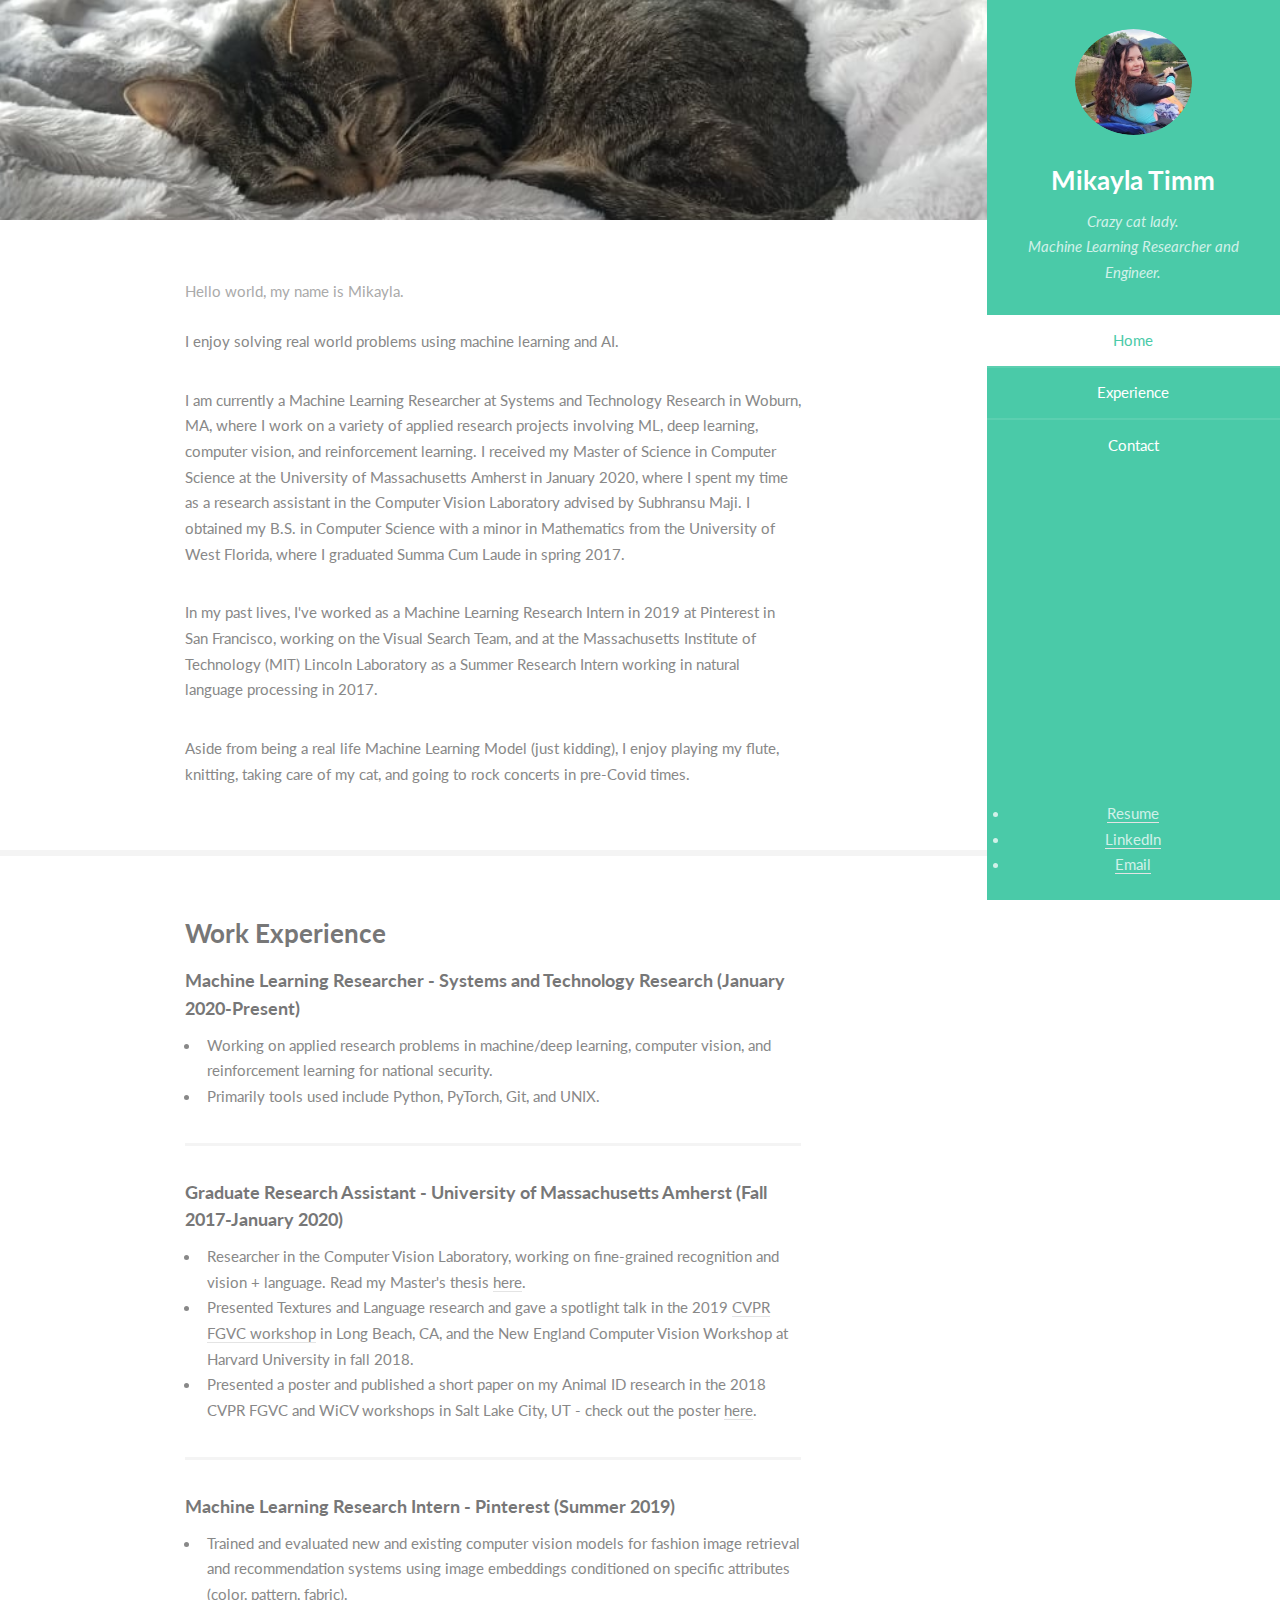
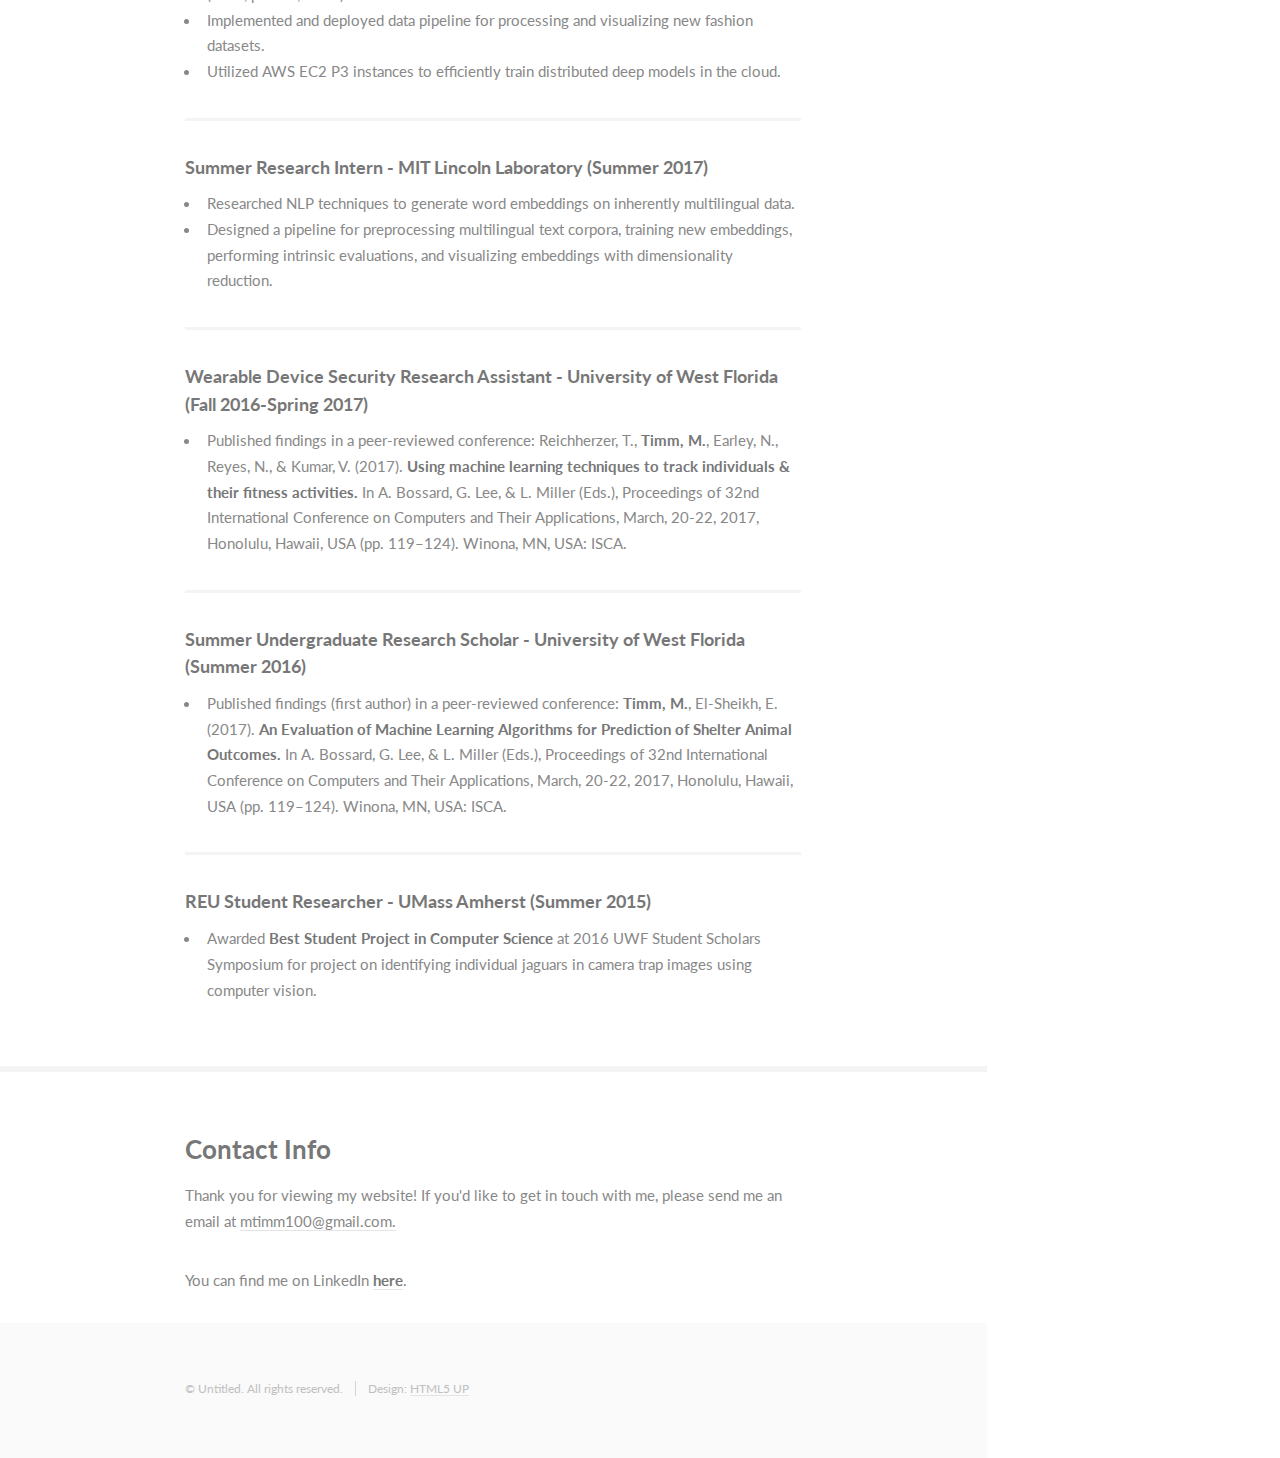
<file: index.html>
<!DOCTYPE HTML>
<!--
	Read Only by HTML5 UP
	html5up.net | @ajlkn
	Free for personal and commercial use under the CCA 3.0 license (html5up.net/license)
-->
<html>
	<head>
		<title>Mikayla Timm</title>
		<meta charset="utf-8" />
		<meta name="viewport" content="width=device-width, initial-scale=1" />
		<!--[if lte IE 8]><script src="assets/js/ie/html5shiv.js"></script><![endif]-->
		<link rel="stylesheet" href="assets/css/main.css" />
		<!--[if lte IE 8]><link rel="stylesheet" href="assets/css/ie8.css" /><![endif]-->
	</head>
	<body>

		<!-- Header -->
			<section id="header">
				<header>
					<span class="image avatar"><img src="images/paddle.jpg" alt="" /></span>
					<h1 id="logo"><a href="#">Mikayla Timm</a></h1>
					<p>Crazy cat lady. <br />
					Machine Learning Researcher and Engineer.</p>
				</header>
				<nav id="nav">
					<ul>
						<li><a href="#one" class="active">Home</a></li>
						<!--<li><a href="#two">About Me</a></li>-->
						<li><a href="#two">Experience</a></li>
						<li><a href="#three">Contact</a></li>
					</ul>
				</nav>
				<footer>
					<li><a href="resume_2021.pdf" target="_blank">Resume</a></li>
						<li><a href="https://www.linkedin.com/in/mikayla-timm-989278109"><span class="label">LinkedIn</span></a></li>
						<li><a href="mailto:mtimm100@gmail.com"><span class="label">Email</span></a></li>
				</footer>
			</section>

		<!-- Wrapper -->
			<div id="wrapper">

				<!-- Main -->
					<div id="main">

						<!-- One -->
							<section id="one">
								<div class="container">
									<header class="major">
										<p>Hello world, my name is Mikayla.</p>
									</header>
									
										<p>I enjoy solving real world problems using machine learning and AI. </p>
										<p>I am currently a Machine Learning Researcher at Systems and Technology Research in Woburn, MA, where I work on a variety of applied research projects involving ML, deep learning, computer vision, and reinforcement learning. 
										I received my Master of Science in Computer Science at the University of Massachusetts Amherst in January 2020, where I spent my time as a research assistant in the Computer Vision Laboratory advised by Subhransu Maji. I obtained my B.S. in Computer Science with a minor in Mathematics from the University of West Florida, where I graduated Summa Cum Laude in spring 2017.</p>
										<p>In my past lives, I've worked as a Machine Learning Research Intern in 2019 at Pinterest in San Francisco, working on the Visual Search Team, and at the Massachusetts Institute of Technology (MIT) Lincoln Laboratory as a Summer Research Intern working in natural language processing in 2017.</p>
										<p>Aside from being a real life Machine Learning Model (just kidding), I enjoy playing my flute, knitting, taking care of my cat, and going to rock concerts in pre-Covid times. </p>
										
								</div>
							</section>

				

						<!-- Two -->
							<section id="two">
								<div class="container">
									<h3>Work Experience</h3>
									
									<div class="features">
										<article>
											
												<h4>Machine Learning Researcher - Systems and Technology Research (January 2020-Present)</h4>
												<ul>
												<li> Working on applied research problems in machine/deep learning, computer vision, and reinforcement learning for national security. </li>
												<li> Primarily tools used include Python, PyTorch, Git, and UNIX.</li>
												</ul>
											
										</article>
										
										<article>
											
												<h4>Graduate Research Assistant - University of Massachusetts Amherst (Fall 2017-January 2020)</h4>
												<ul>
                                                    <li>Researcher in the Computer Vision Laboratory, working on fine-grained recognition and vision + language. Read my Master's thesis <a href="timm_701.pdf">here</a>. </li>
                                                    <li>Presented Textures and Language research and gave a spotlight talk in the 2019 <a href=https://sites.google.com/view/fgvc6/home?authuser=0>CVPR FGVC workshop</a> in Long Beach, CA, and the New England Computer Vision Workshop at Harvard University in fall 2018. </li>  
													<li>Presented a poster and published a short paper on my Animal ID research in the 2018 CVPR FGVC and WiCV workshops in Salt Lake City, UT - check out the poster <a href="animalIDposter.pdf" target="_blank">here</a>.</li>
													
													
												</ul>
											
										</article>
										<article>
											
												<h4>Machine Learning Research Intern - Pinterest (Summer 2019)</h4>
												<ul>
												<li>Trained and evaluated new and existing computer vision models for fashion image retrieval and recommendation systems using image embeddings conditioned on specific attributes (color, pattern, fabric).</li>
												<li>Implemented and deployed data pipeline for processing and visualizing new fashion datasets.</li>
												<li>Utilized AWS EC2 P3 instances to efficiently train distributed deep models in the cloud.</li>
												</ul>

											
										</article>
										<article>
											
												<h4>Summer Research Intern - MIT Lincoln Laboratory (Summer 2017)</h4>
												<ul>
												<li>Researched NLP techniques to generate word embeddings on inherently multilingual data.</li>
												
												<li>Designed a pipeline for preprocessing multilingual text corpora, training new embeddings, performing intrinsic evaluations, and visualizing embeddings with dimensionality reduction.</li>
												</ul>
											
										</article>
										<article>
											
												<h4>Wearable Device Security Research Assistant - University of West Florida (Fall 2016-Spring 2017)</h4>
												<ul>
													<li>Published findings in a peer-reviewed conference: Reichherzer, T., <b>Timm, M.</b>, Earley, N., Reyes, N., & Kumar, V. (2017). <b>Using machine learning techniques to track individuals & their fitness activities.</b> In A. Bossard, G. Lee, & L. Miller (Eds.), Proceedings of 32nd International Conference on Computers and Their Applications, March, 20-22, 2017, Honolulu, Hawaii, USA (pp. 119–124). Winona, MN, USA: ISCA.  </li>
												</ul>
											
										</article>
<article>
											
												<h4>Summer Undergraduate Research Scholar - University of West Florida (Summer 2016)</h4>
												<ul>
													<li>Published findings (first author) in a peer-reviewed conference: <b>Timm, M.</b>, El-Sheikh, E. (2017). <b>An Evaluation of Machine Learning Algorithms for Prediction of Shelter Animal Outcomes.</b> In A. Bossard, G. Lee, & L. Miller (Eds.), Proceedings of 32nd International Conference on Computers and Their Applications, March, 20-22, 2017, Honolulu, Hawaii, USA (pp. 119–124). Winona, MN, USA: ISCA.</li>
												</ul>
											
										</article>
</article>
<article>
											
												<h4>REU Student Researcher - UMass Amherst (Summer 2015)</h4>
												<ul>
													<li>Awarded <b>Best Student Project in Computer Science</b> at 2016 UWF Student Scholars Symposium for project on identifying individual jaguars in camera trap images using computer vision.</li>
												</ul>
											
										</article>
										
									</div>
								</div>
							</section>

						<!-- Three -->
							<section id="three">
								<div class="container">
									<h3>Contact Info</h3>
									<p>Thank you for viewing my website! If you'd like to get in touch with me, please send me an email at <a href="mailto:mtimm100@gmail.com">mtimm100@gmail.com.</a></p>
									You can find me on LinkedIn <b><a href="https://www.linkedin.com/in/mikayla-timm-989278109">here</a></b>.
						
									
									
									
									<!--comment-->
									<!--
									<form method="post" action="#">
										<div class="row uniform">
											<div class="6u 12u(xsmall)"><input type="text" name="name" id="name" placeholder="Name" /></div>
											<div class="6u 12u(xsmall)"><input type="email" name="email" id="email" placeholder="Email" /></div>
										</div>
										<div class="row uniform">
											<div class="12u"><input type="text" name="subject" id="subject" placeholder="Subject" /></div>
										</div>
										<div class="row uniform">
											<div class="12u"><textarea name="message" id="message" placeholder="Message" rows="6"></textarea></div>
										</div>
										<div class="row uniform">
											<div class="12u">
												<ul class="actions">
													<li><input type="submit" class="special" value="Send Message" /></li>
													<li><input type="reset" value="Reset Form" /></li>
												</ul>
											</div>
										</div>
									</form><-->
								</div>
							</section>

						<!-- Five -->
						<!--
							<section id="five">
								<div class="container">
									<h3>Elements</h3>

									<section>
										<h4>Text</h4>
										<p>This is <b>bold</b> and this is <strong>strong</strong>. This is <i>italic</i> and this is <em>emphasized</em>.
										This is <sup>superscript</sup> text and this is <sub>subscript</sub> text.
										This is <u>underlined</u> and this is code: <code>for (;;) { ... }</code>. Finally, <a href="#">this is a link</a>.</p>
										<hr />
										<header>
											<h4>Heading with a Subtitle</h4>
											<p>Lorem ipsum dolor sit amet nullam id egestas urna aliquam</p>
										</header>
										<p>Nunc lacinia ante nunc ac lobortis. Interdum adipiscing gravida odio porttitor sem non mi integer non faucibus ornare mi ut ante amet placerat aliquet. Volutpat eu sed ante lacinia sapien lorem accumsan varius montes viverra nibh in adipiscing blandit tempus accumsan.</p>
										<header>
											<h5>Heading with a Subtitle</h5>
											<p>Lorem ipsum dolor sit amet nullam id egestas urna aliquam</p>
										</header>
										<p>Nunc lacinia ante nunc ac lobortis. Interdum adipiscing gravida odio porttitor sem non mi integer non faucibus ornare mi ut ante amet placerat aliquet. Volutpat eu sed ante lacinia sapien lorem accumsan varius montes viverra nibh in adipiscing blandit tempus accumsan.</p>
										<hr />
										<h2>Heading Level 2</h2>
										<h3>Heading Level 3</h3>
										<h4>Heading Level 4</h4>
										<h5>Heading Level 5</h5>
										<h6>Heading Level 6</h6>
										<hr />
										<h5>Blockquote</h5>
										<blockquote>Fringilla nisl. Donec accumsan interdum nisi, quis tincidunt felis sagittis eget tempus euismod. Vestibulum ante ipsum primis in faucibus vestibulum. Blandit adipiscing eu felis iaculis volutpat ac adipiscing accumsan faucibus. Vestibulum ante ipsum primis in faucibus lorem ipsum dolor sit amet nullam adipiscing eu felis.</blockquote>
										<h5>Preformatted</h5>
										<pre><code>i = 0;

	while (!deck.isInOrder()) {
	    print 'Iteration ' + i;
	    deck.shuffle();
	    i++;
	}

	print 'It took ' + i + ' iterations to sort the deck.';</code></pre>
									</section>

									<section>
										<h4>Lists</h4>
										<div class="row">
											<div class="6u 12u(xsmall)">
												<h5>Unordered</h5>
												<ul>
													<li>Dolor pulvinar etiam magna etiam.</li>
													<li>Sagittis adipiscing lorem eleifend.</li>
													<li>Felis enim feugiat dolore viverra.</li>
												</ul>
												<h5>Alternate</h5>
												<ul class="alt">
													<li>Dolor pulvinar etiam magna etiam.</li>
													<li>Sagittis adipiscing lorem eleifend.</li>
													<li>Felis enim feugiat dolore viverra.</li>
												</ul>
											</div>
											<div class="6u 12u(xsmall)">
												<h5>Ordered</h5>
												<ol>
													<li>Dolor pulvinar etiam magna etiam.</li>
													<li>Etiam vel felis at lorem sed viverra.</li>
													<li>Felis enim feugiat dolore viverra.</li>
													<li>Dolor pulvinar etiam magna etiam.</li>
													<li>Etiam vel felis at lorem sed viverra.</li>
													<li>Felis enim feugiat dolore viverra.</li>
												</ol>
												<h5>Icons</h5>
												<ul class="icons">
													<li><a href="#" class="icon fa-github"><span class="label">Github</span></a></li>
													<li><a href="#" class="icon fa-dribbble"><span class="label">Dribbble</span></a></li>
													<li><a href="#" class="icon fa-tumblr"><span class="label">Tumblr</span></a></li>
												</ul>
											</div>
										</div>
										<h5>Actions</h5>
										<ul class="actions">
											<li><a href="#" class="button special">Default</a></li>
											<li><a href="#" class="button">Default</a></li>
											<li><a href="#" class="button alt">Default</a></li>
										</ul>
										<ul class="actions small">
											<li><a href="#" class="button special small">Small</a></li>
											<li><a href="#" class="button small">Small</a></li>
											<li><a href="#" class="button alt small">Small</a></li>
										</ul>
										<div class="row">
											<div class="3u 6u(medium) 12u$(xsmall)">
												<ul class="actions vertical">
													<li><a href="#" class="button special">Default</a></li>
													<li><a href="#" class="button">Default</a></li>
													<li><a href="#" class="button alt">Default</a></li>
												</ul>
											</div>
											<div class="3u 6u$(medium) 12u$(xsmall)">
												<ul class="actions vertical small">
													<li><a href="#" class="button special small">Small</a></li>
													<li><a href="#" class="button small">Small</a></li>
													<li><a href="#" class="button alt small">Small</a></li>
												</ul>
											</div>
											<div class="3u 6u(medium) 12u$(xsmall)">
												<ul class="actions vertical">
													<li><a href="#" class="button special fit">Default</a></li>
													<li><a href="#" class="button fit">Default</a></li>
													<li><a href="#" class="button alt fit">Default</a></li>
												</ul>
											</div>
											<div class="3u 6u$(medium) 12u$(xsmall)">
												<ul class="actions vertical small">
													<li><a href="#" class="button special small fit">Small</a></li>
													<li><a href="#" class="button small fit">Small</a></li>
													<li><a href="#" class="button alt small fit">Small</a></li>
												</ul>
											</div>
										</div>
									</section>

									<section>
										<h4>Table</h4>
										<h5>Default</h5>
										<div class="table-wrapper">
											<table>
												<thead>
													<tr>
														<th>Name</th>
														<th>Description</th>
														<th>Price</th>
													</tr>
												</thead>
												<tbody>
													<tr>
														<td>Item One</td>
														<td>Ante turpis integer aliquet porttitor.</td>
														<td>29.99</td>
													</tr>
													<tr>
														<td>Item Two</td>
														<td>Vis ac commodo adipiscing arcu aliquet.</td>
														<td>19.99</td>
													</tr>
													<tr>
														<td>Item Three</td>
														<td> Morbi faucibus arcu accumsan lorem.</td>
														<td>29.99</td>
													</tr>
													<tr>
														<td>Item Four</td>
														<td>Vitae integer tempus condimentum.</td>
														<td>19.99</td>
													</tr>
													<tr>
														<td>Item Five</td>
														<td>Ante turpis integer aliquet porttitor.</td>
														<td>29.99</td>
													</tr>
												</tbody>
												<tfoot>
													<tr>
														<td colspan="2"></td>
														<td>100.00</td>
													</tr>
												</tfoot>
											</table>
										</div>

										<h5>Alternate</h5>
										<div class="table-wrapper">
											<table class="alt">
												<thead>
													<tr>
														<th>Name</th>
														<th>Description</th>
														<th>Price</th>
													</tr>
												</thead>
												<tbody>
													<tr>
														<td>Item One</td>
														<td>Ante turpis integer aliquet porttitor.</td>
														<td>29.99</td>
													</tr>
													<tr>
														<td>Item Two</td>
														<td>Vis ac commodo adipiscing arcu aliquet.</td>
														<td>19.99</td>
													</tr>
													<tr>
														<td>Item Three</td>
														<td> Morbi faucibus arcu accumsan lorem.</td>
														<td>29.99</td>
													</tr>
													<tr>
														<td>Item Four</td>
														<td>Vitae integer tempus condimentum.</td>
														<td>19.99</td>
													</tr>
													<tr>
														<td>Item Five</td>
														<td>Ante turpis integer aliquet porttitor.</td>
														<td>29.99</td>
													</tr>
												</tbody>
												<tfoot>
													<tr>
														<td colspan="2"></td>
														<td>100.00</td>
													</tr>
												</tfoot>
											</table>
										</div>
									</section>

									<section>
										<h4>Buttons</h4>
										<ul class="actions">
											<li><a href="#" class="button special">Special</a></li>
											<li><a href="#" class="button">Default</a></li>
											<li><a href="#" class="button alt">Alternate</a></li>
										</ul>
										<ul class="actions">
											<li><a href="#" class="button special big">Big</a></li>
											<li><a href="#" class="button">Default</a></li>
											<li><a href="#" class="button alt small">Small</a></li>
										</ul>
										<ul class="actions fit">
											<li><a href="#" class="button special fit">Fit</a></li>
											<li><a href="#" class="button fit">Fit</a></li>
											<li><a href="#" class="button alt fit">Fit</a></li>
										</ul>
										<ul class="actions fit small">
											<li><a href="#" class="button special fit small">Fit + Small</a></li>
											<li><a href="#" class="button fit small">Fit + Small</a></li>
											<li><a href="#" class="button alt fit small">Fit + Small</a></li>
										</ul>
										<ul class="actions">
											<li><a href="#" class="button special icon fa-download">Icon</a></li>
											<li><a href="#" class="button icon fa-download">Icon</a></li>
											<li><a href="#" class="button alt icon fa-check">Icon</a></li>
										</ul>
										<ul class="actions">
											<li><span class="button special disabled">Special</span></li>
											<li><span class="button disabled">Default</span></li>
											<li><span class="button alt disabled">Alternate</span></li>
										</ul>
									</section>

									<section>
										<h4>Form</h4>
										<form method="post" action="#">
											<div class="row uniform">
												<div class="6u 12u(xsmall)">
													<input type="text" name="demo-name" id="demo-name" value="" placeholder="Name" />
												</div>
												<div class="6u 12u(xsmall)">
													<input type="email" name="demo-email" id="demo-email" value="" placeholder="Email" />
												</div>
											</div>
											<div class="row uniform">
												<div class="12u">
													<div class="select-wrapper">
														<select name="demo-category" id="demo-category">
															<option value="">- Category -</option>
															<option value="1">Manufacturing</option>
															<option value="1">Shipping</option>
															<option value="1">Administration</option>
															<option value="1">Human Resources</option>
														</select>
													</div>
												</div>
											</div>
											<div class="row uniform">
												<div class="4u 12u(medium)">
													<input type="radio" id="demo-priority-low" name="demo-priority" checked>
													<label for="demo-priority-low">Low Priority</label>
												</div>
												<div class="4u 12u(medium)">
													<input type="radio" id="demo-priority-normal" name="demo-priority">
													<label for="demo-priority-normal">Normal Priority</label>
												</div>
												<div class="4u 12u(medium)">
													<input type="radio" id="demo-priority-high" name="demo-priority">
													<label for="demo-priority-high">High Priority</label>
												</div>
											</div>
											<div class="row uniform">
												<div class="6u 12u(medium)">
													<input type="checkbox" id="demo-copy" name="demo-copy">
													<label for="demo-copy">Email me a copy of this message</label>
												</div>
												<div class="6u 12u(medium)">
													<input type="checkbox" id="demo-human" name="demo-human" checked>
													<label for="demo-human">I am a human and not a robot</label>
												</div>
											</div>
											<div class="row uniform">
												<div class="12u">
													<textarea name="demo-message" id="demo-message" placeholder="Enter your message" rows="6"></textarea>
												</div>
											</div>
											<div class="row uniform">
												<div class="12u">
													<ul class="actions">
														<li><input type="submit" value="Send Message" /></li>
														<li><input type="reset" value="Reset" class="alt" /></li>
													</ul>
												</div>
											</div>
										</form>
									</section>

									<section>
										<h4>Image</h4>
										<h5>Fit</h5>
										<span class="image fit"><img src="images/banner.jpg" alt="" /></span>
										<div class="box alt">
											<div class="row 50% uniform">
												<div class="4u"><span class="image fit"><img src="images/pic01.jpg" alt="" /></span></div>
												<div class="4u"><span class="image fit"><img src="images/pic02.jpg" alt="" /></span></div>
												<div class="4u"><span class="image fit"><img src="images/pic03.jpg" alt="" /></span></div>
											</div>
											<div class="row 50% uniform">
												<div class="4u"><span class="image fit"><img src="images/pic02.jpg" alt="" /></span></div>
												<div class="4u"><span class="image fit"><img src="images/pic03.jpg" alt="" /></span></div>
												<div class="4u"><span class="image fit"><img src="images/pic01.jpg" alt="" /></span></div>
											</div>
											<div class="row 50% uniform">
												<div class="4u"><span class="image fit"><img src="images/pic03.jpg" alt="" /></span></div>
												<div class="4u"><span class="image fit"><img src="images/pic01.jpg" alt="" /></span></div>
												<div class="4u"><span class="image fit"><img src="images/pic02.jpg" alt="" /></span></div>
											</div>
										</div>
										<h5>Left &amp; Right</h5>
										<p><span class="image left"><img src="images/avatar.jpg" alt="" /></span>Fringilla nisl. Donec accumsan interdum nisi, quis tincidunt felis sagittis eget. tempus euismod. Vestibulum ante ipsum primis in faucibus vestibulum. Blandit adipiscing eu felis iaculis volutpat ac adipiscing accumsan eu faucibus. Integer ac pellentesque praesent tincidunt felis sagittis eget. tempus euismod. Vestibulum ante ipsum primis in faucibus vestibulum. Blandit adipiscing eu felis iaculis volutpat ac adipiscing accumsan eu faucibus. Integer ac pellentesque praesent. Donec accumsan interdum nisi, quis tincidunt felis sagittis eget. tempus euismod. Vestibulum ante ipsum primis in faucibus vestibulum. Blandit adipiscing eu felis iaculis volutpat ac adipiscing accumsan eu faucibus. Integer ac pellentesque praesent tincidunt felis sagittis eget. tempus euismod. Vestibulum ante ipsum primis in faucibus vestibulum. Blandit adipiscing eu felis iaculis volutpat ac adipiscing accumsan eu faucibus. Integer ac pellentesque praesent.</p>
										<p><span class="image right"><img src="images/avatar.jpg" alt="" /></span>Fringilla nisl. Donec accumsan interdum nisi, quis tincidunt felis sagittis eget. tempus euismod. Vestibulum ante ipsum primis in faucibus vestibulum. Blandit adipiscing eu felis iaculis volutpat ac adipiscing accumsan eu faucibus. Integer ac pellentesque praesent tincidunt felis sagittis eget. tempus euismod. Vestibulum ante ipsum primis in faucibus vestibulum. Blandit adipiscing eu felis iaculis volutpat ac adipiscing accumsan eu faucibus. Integer ac pellentesque praesent. Donec accumsan interdum nisi, quis tincidunt felis sagittis eget. tempus euismod. Vestibulum ante ipsum primis in faucibus vestibulum. Blandit adipiscing eu felis iaculis volutpat ac adipiscing accumsan eu faucibus. Integer ac pellentesque praesent tincidunt felis sagittis eget. tempus euismod. Vestibulum ante ipsum primis in faucibus vestibulum. Blandit adipiscing eu felis iaculis volutpat ac adipiscing accumsan eu faucibus. Integer ac pellentesque praesent.</p>
									</section>

								</div>
							</section>
						-->

					</div>

				<!-- Footer -->
					<section id="footer">
						<div class="container">
							<ul class="copyright">
								<li>&copy; Untitled. All rights reserved.</li><li>Design: <a href="http://html5up.net">HTML5 UP</a></li>
							</ul>
						</div>
					</section>

			</div>

		<!-- Scripts -->
			<script src="assets/js/jquery.min.js"></script>
			<script src="assets/js/jquery.scrollzer.min.js"></script>
			<script src="assets/js/jquery.scrolly.min.js"></script>
			<script src="assets/js/skel.min.js"></script>
			<script src="assets/js/util.js"></script>
			<!--[if lte IE 8]><script src="assets/js/ie/respond.min.js"></script><![endif]-->
			<script src="assets/js/main.js"></script>

	</body>
</html>
</file>
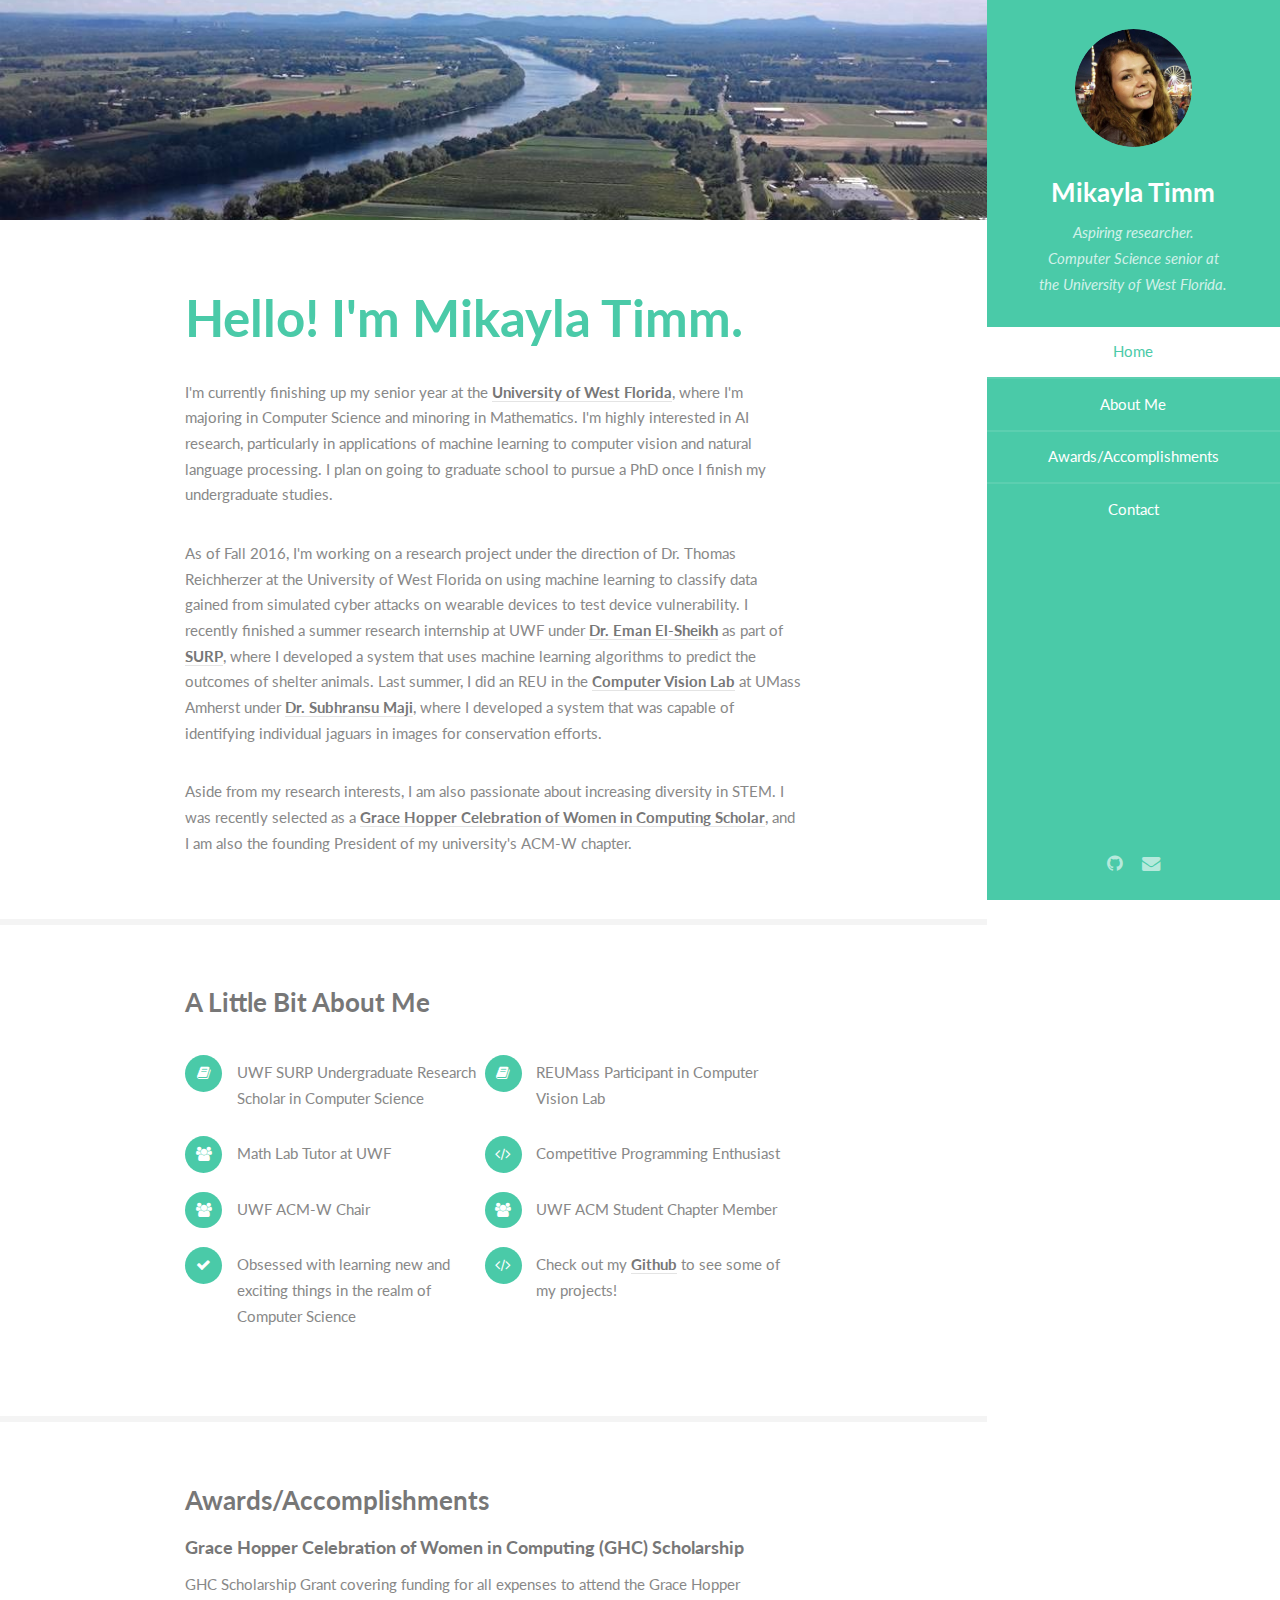
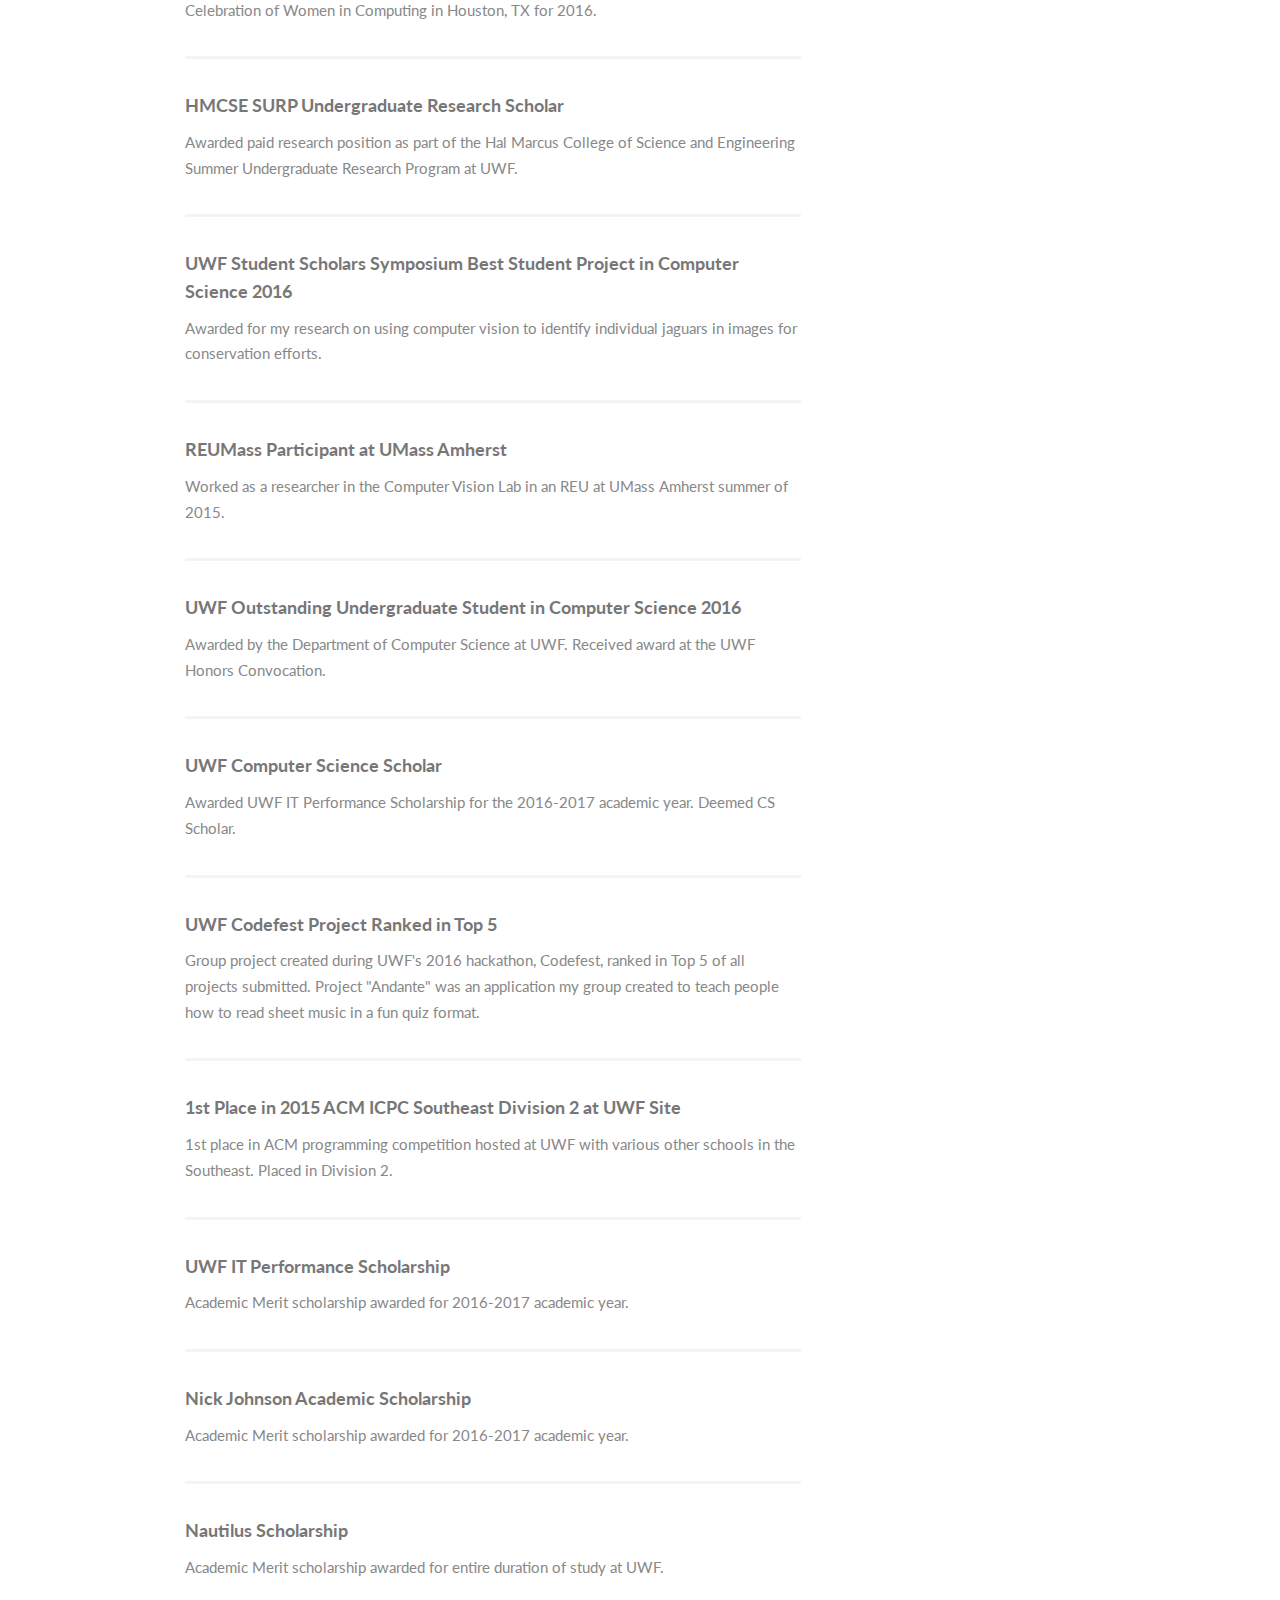
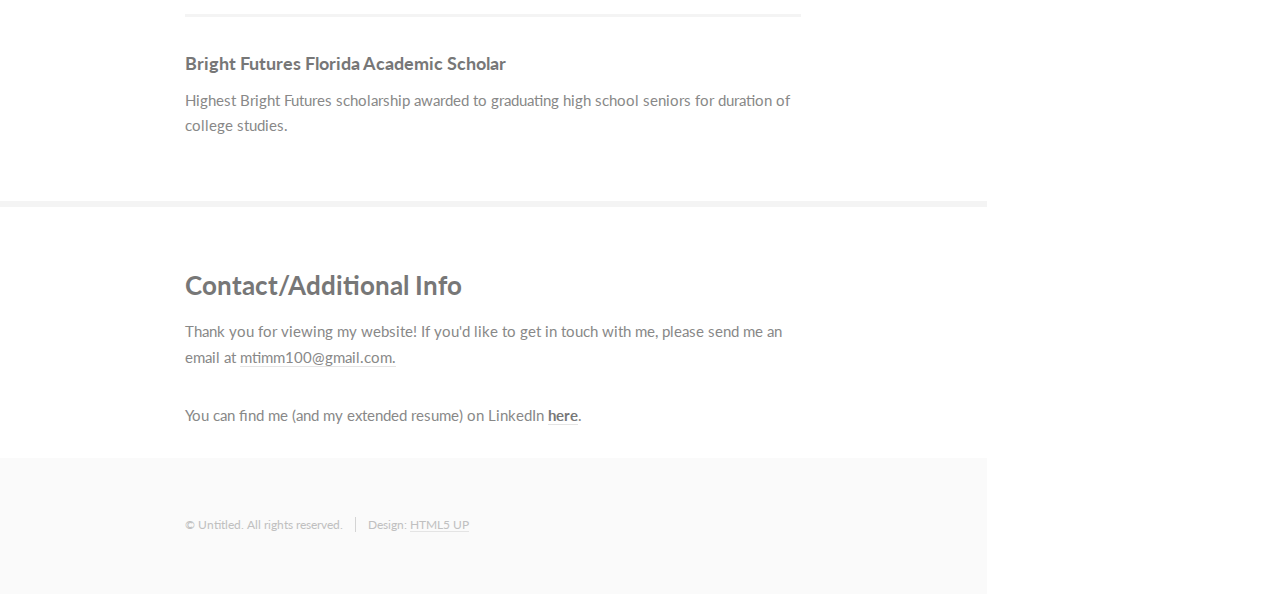
<file: mtimm100.github.io/index.html>
<!DOCTYPE HTML>
<!--
	Read Only by HTML5 UP
	html5up.net | @ajlkn
	Free for personal and commercial use under the CCA 3.0 license (html5up.net/license)
-->
<html>
	<head>
		<title>Mikayla Timm</title>
		<meta charset="utf-8" />
		<meta name="viewport" content="width=device-width, initial-scale=1" />
		<!--[if lte IE 8]><script src="assets/js/ie/html5shiv.js"></script><![endif]-->
		<link rel="stylesheet" href="assets/css/main.css" />
		<!--[if lte IE 8]><link rel="stylesheet" href="assets/css/ie8.css" /><![endif]-->
	</head>
	<body>

		<!-- Header -->
			<section id="header">
				<header>
					<span class="image avatar"><img src="images/ferris.jpg" alt="" /></span>
					<h1 id="logo"><a href="#">Mikayla Timm</a></h1>
					<p>Aspiring researcher.<br />
					Computer Science senior at<br />
					the University of West Florida.</p>
				</header>
				<nav id="nav">
					<ul>
						<li><a href="#one" class="active">Home</a></li>
						<li><a href="#two">About Me</a></li>
						<li><a href="#three">Awards/Accomplishments</a></li>
						<li><a href="#four">Contact</a></li>
					</ul>
				</nav>
				<footer>
					<ul class="icons">
					
						<li><a href="https://github.com/mtimm100" class="icon fa-github"><span class="label">Github</span></a></li>
						<li><a href="mailto:mtimm100@gmail.com" class="icon fa-envelope"><span class="label">Email</span></a></li>
					</ul>
				</footer>
			</section>

		<!-- Wrapper -->
			<div id="wrapper">

				<!-- Main -->
					<div id="main">

						<!-- One -->
							<section id="one">
								<div class="container">
									<header class="major">
										<h2>Hello! I'm Mikayla Timm.</h2>
										<p>
										</a></p>
									</header>
									
											
									<p>I'm currently finishing up my senior year at the <b><a href="https://secure.uwf.edu/">University of West Florida</a></b>, where I'm majoring in Computer Science and minoring in Mathematics. I'm highly interested in AI research, particularly in applications of machine learning to computer vision and natural language processing. I plan on going to graduate school to pursue a PhD once I finish my undergraduate studies.</p>
									<p>As of Fall 2016, I'm working on a research project under the direction of Dr. Thomas Reichherzer at the University of West Florida on using machine learning to classify data gained from simulated cyber attacks on wearable devices to test device vulnerability.
										I recently finished a summer research internship at UWF under <b><a href="http://uwf.edu/cse/departments/computer-science/faculty/detailed-faculty-profiles/el-sheikh/#d.en.59508">Dr. Eman El-Sheikh</a></b> as part of <b><a href="http://uwf.edu/cse/research/cse-summer-undergraduate-research-program-surp/">SURP</a></b>, where I developed a system that uses machine learning algorithms to predict the outcomes of shelter animals. Last summer, I did an REU in the <b><a href="http://vis-www.cs.umass.edu/">Computer Vision Lab</a></b> at UMass Amherst under <b><a href="http://people.cs.umass.edu/~smaji/">Dr. Subhransu Maji</a></b>, where I developed a system that was capable of identifying individual jaguars in images for conservation efforts.
									<p>Aside from my research interests, I am also passionate about increasing diversity in STEM. I was recently selected as a <b><a href="http://ghc.anitaborg.org/">Grace Hopper Celebration of Women in Computing Scholar</a></b>, and I am also the founding President of my university's ACM-W chapter.</p>
								</div>
							</section>

						<!-- Two -->
							<section id="two">
								<div class="container">
									<h3>A Little Bit About Me</h3>
									<p></p>
									<ul class="feature-icons">
										<li class="fa-book">UWF SURP Undergraduate Research Scholar in Computer Science</li>
										<li class="fa-book">REUMass Participant in Computer Vision Lab</li>
										<li class="fa-users">Math Lab Tutor at UWF</li>
										<li class="fa-code">Competitive Programming Enthusiast</li>
										<li class="fa-users">UWF ACM-W Chair</li>
										<li class="fa-users">UWF ACM Student Chapter Member</li>
										<li class="fa-check">Obsessed with learning new and exciting things in the realm of Computer Science</li>
										<li class="fa-code">Check out my <a href="https://github.com/mtimm100"><b>Github</b></a> to see some of my projects!</li>
										
									</ul>
								</div>
							</section>

						<!-- Three -->
							<section id="three">
								<div class="container">
									<h3>Awards/Accomplishments</h3>
									
									<div class="features">
										<article>
											
												<h4>Grace Hopper Celebration of Women in Computing (GHC) Scholarship</h4>
												<p>GHC Scholarship Grant covering funding for all expenses to attend the Grace Hopper Celebration of Women in Computing in Houston, TX for 2016.</p>
											
										</article>
										<article>
											
												<h4>HMCSE SURP Undergraduate Research Scholar</h4>
												<p>Awarded paid research position as part of the Hal Marcus College of Science and Engineering Summer Undergraduate Research Program at UWF.</p>
											
										</article>
										<article>
											
												<h4>UWF Student Scholars Symposium Best Student Project in Computer Science 2016</h4>
												<p>Awarded for my research on using computer vision to identify individual jaguars in images for conservation efforts.</p>
											
										</article>
										<article>
											
												<h4>REUMass Participant at UMass Amherst</h4>
												<p>Worked as a researcher in the Computer Vision Lab in an REU at UMass Amherst summer of 2015.</p>
											
										</article>
										<article>
											
												<h4>UWF Outstanding Undergraduate Student in Computer Science 2016</h4>
												<p>Awarded by the Department of Computer Science at UWF. Received award at the UWF Honors Convocation.</p>
											
										</article>
										
										<article>
											
												<h4>UWF Computer Science Scholar</h4>
												<p>Awarded UWF IT Performance Scholarship for the 2016-2017 academic year. Deemed CS Scholar.</p>
										</article>
										
										<article>
											
												<h4>UWF Codefest Project Ranked in Top 5</h4>
												<p>Group project created during UWF's 2016 hackathon, Codefest, ranked in Top 5 of all projects submitted. Project "Andante" was an application my group created to teach people how to read sheet music in a fun quiz format.</p>
											
										</article>
										<article>
											
												<h4>1st Place in 2015 ACM ICPC Southeast Division 2 at UWF Site</h4>
												<p>1st place in ACM programming competition hosted at UWF with various other schools in the Southeast. Placed in Division 2.</p>
											
										</article>
<article>
												<h4>UWF IT Performance Scholarship</h4>
												<p>Academic Merit scholarship awarded for 2016-2017 academic year.</p>
											
										</article>
										<article>
												<h4>Nick Johnson Academic Scholarship</h4>
												<p>Academic Merit scholarship awarded for 2016-2017 academic year.</p>
											
										</article>
										<article>
				
												<h4>Nautilus Scholarship</h4>
												<p>Academic Merit scholarship awarded for entire duration of study at UWF.</p>
									
										</article>
										<article>
											
												<h4>Bright Futures Florida Academic Scholar</h4>
												<p>Highest Bright Futures scholarship awarded to graduating high school seniors for duration of college studies.</p>
										
										</article>
									</div>
								</div>
							</section>

						<!-- Four -->
							<section id="four">
								<div class="container">
									<h3>Contact/Additional Info</h3>
									<p>Thank you for viewing my website! If you'd like to get in touch with me, please send me an email at <a href="mailto:mtimm100@gmail.com">mtimm100@gmail.com.</a></p>
									You can find me (and my extended resume) on LinkedIn <b><a href="https://www.linkedin.com/in/mikayla-timm-989278109">here</a></b>.
									
									
									
									<!--comment-->
									<!--
									<form method="post" action="#">
										<div class="row uniform">
											<div class="6u 12u(xsmall)"><input type="text" name="name" id="name" placeholder="Name" /></div>
											<div class="6u 12u(xsmall)"><input type="email" name="email" id="email" placeholder="Email" /></div>
										</div>
										<div class="row uniform">
											<div class="12u"><input type="text" name="subject" id="subject" placeholder="Subject" /></div>
										</div>
										<div class="row uniform">
											<div class="12u"><textarea name="message" id="message" placeholder="Message" rows="6"></textarea></div>
										</div>
										<div class="row uniform">
											<div class="12u">
												<ul class="actions">
													<li><input type="submit" class="special" value="Send Message" /></li>
													<li><input type="reset" value="Reset Form" /></li>
												</ul>
											</div>
										</div>
									</form><-->
								</div>
							</section>

						<!-- Five -->
						<!--
							<section id="five">
								<div class="container">
									<h3>Elements</h3>

									<section>
										<h4>Text</h4>
										<p>This is <b>bold</b> and this is <strong>strong</strong>. This is <i>italic</i> and this is <em>emphasized</em>.
										This is <sup>superscript</sup> text and this is <sub>subscript</sub> text.
										This is <u>underlined</u> and this is code: <code>for (;;) { ... }</code>. Finally, <a href="#">this is a link</a>.</p>
										<hr />
										<header>
											<h4>Heading with a Subtitle</h4>
											<p>Lorem ipsum dolor sit amet nullam id egestas urna aliquam</p>
										</header>
										<p>Nunc lacinia ante nunc ac lobortis. Interdum adipiscing gravida odio porttitor sem non mi integer non faucibus ornare mi ut ante amet placerat aliquet. Volutpat eu sed ante lacinia sapien lorem accumsan varius montes viverra nibh in adipiscing blandit tempus accumsan.</p>
										<header>
											<h5>Heading with a Subtitle</h5>
											<p>Lorem ipsum dolor sit amet nullam id egestas urna aliquam</p>
										</header>
										<p>Nunc lacinia ante nunc ac lobortis. Interdum adipiscing gravida odio porttitor sem non mi integer non faucibus ornare mi ut ante amet placerat aliquet. Volutpat eu sed ante lacinia sapien lorem accumsan varius montes viverra nibh in adipiscing blandit tempus accumsan.</p>
										<hr />
										<h2>Heading Level 2</h2>
										<h3>Heading Level 3</h3>
										<h4>Heading Level 4</h4>
										<h5>Heading Level 5</h5>
										<h6>Heading Level 6</h6>
										<hr />
										<h5>Blockquote</h5>
										<blockquote>Fringilla nisl. Donec accumsan interdum nisi, quis tincidunt felis sagittis eget tempus euismod. Vestibulum ante ipsum primis in faucibus vestibulum. Blandit adipiscing eu felis iaculis volutpat ac adipiscing accumsan faucibus. Vestibulum ante ipsum primis in faucibus lorem ipsum dolor sit amet nullam adipiscing eu felis.</blockquote>
										<h5>Preformatted</h5>
										<pre><code>i = 0;

	while (!deck.isInOrder()) {
	    print 'Iteration ' + i;
	    deck.shuffle();
	    i++;
	}

	print 'It took ' + i + ' iterations to sort the deck.';</code></pre>
									</section>

									<section>
										<h4>Lists</h4>
										<div class="row">
											<div class="6u 12u(xsmall)">
												<h5>Unordered</h5>
												<ul>
													<li>Dolor pulvinar etiam magna etiam.</li>
													<li>Sagittis adipiscing lorem eleifend.</li>
													<li>Felis enim feugiat dolore viverra.</li>
												</ul>
												<h5>Alternate</h5>
												<ul class="alt">
													<li>Dolor pulvinar etiam magna etiam.</li>
													<li>Sagittis adipiscing lorem eleifend.</li>
													<li>Felis enim feugiat dolore viverra.</li>
												</ul>
											</div>
											<div class="6u 12u(xsmall)">
												<h5>Ordered</h5>
												<ol>
													<li>Dolor pulvinar etiam magna etiam.</li>
													<li>Etiam vel felis at lorem sed viverra.</li>
													<li>Felis enim feugiat dolore viverra.</li>
													<li>Dolor pulvinar etiam magna etiam.</li>
													<li>Etiam vel felis at lorem sed viverra.</li>
													<li>Felis enim feugiat dolore viverra.</li>
												</ol>
												<h5>Icons</h5>
												<ul class="icons">
													<li><a href="#" class="icon fa-github"><span class="label">Github</span></a></li>
													<li><a href="#" class="icon fa-dribbble"><span class="label">Dribbble</span></a></li>
													<li><a href="#" class="icon fa-tumblr"><span class="label">Tumblr</span></a></li>
												</ul>
											</div>
										</div>
										<h5>Actions</h5>
										<ul class="actions">
											<li><a href="#" class="button special">Default</a></li>
											<li><a href="#" class="button">Default</a></li>
											<li><a href="#" class="button alt">Default</a></li>
										</ul>
										<ul class="actions small">
											<li><a href="#" class="button special small">Small</a></li>
											<li><a href="#" class="button small">Small</a></li>
											<li><a href="#" class="button alt small">Small</a></li>
										</ul>
										<div class="row">
											<div class="3u 6u(medium) 12u$(xsmall)">
												<ul class="actions vertical">
													<li><a href="#" class="button special">Default</a></li>
													<li><a href="#" class="button">Default</a></li>
													<li><a href="#" class="button alt">Default</a></li>
												</ul>
											</div>
											<div class="3u 6u$(medium) 12u$(xsmall)">
												<ul class="actions vertical small">
													<li><a href="#" class="button special small">Small</a></li>
													<li><a href="#" class="button small">Small</a></li>
													<li><a href="#" class="button alt small">Small</a></li>
												</ul>
											</div>
											<div class="3u 6u(medium) 12u$(xsmall)">
												<ul class="actions vertical">
													<li><a href="#" class="button special fit">Default</a></li>
													<li><a href="#" class="button fit">Default</a></li>
													<li><a href="#" class="button alt fit">Default</a></li>
												</ul>
											</div>
											<div class="3u 6u$(medium) 12u$(xsmall)">
												<ul class="actions vertical small">
													<li><a href="#" class="button special small fit">Small</a></li>
													<li><a href="#" class="button small fit">Small</a></li>
													<li><a href="#" class="button alt small fit">Small</a></li>
												</ul>
											</div>
										</div>
									</section>

									<section>
										<h4>Table</h4>
										<h5>Default</h5>
										<div class="table-wrapper">
											<table>
												<thead>
													<tr>
														<th>Name</th>
														<th>Description</th>
														<th>Price</th>
													</tr>
												</thead>
												<tbody>
													<tr>
														<td>Item One</td>
														<td>Ante turpis integer aliquet porttitor.</td>
														<td>29.99</td>
													</tr>
													<tr>
														<td>Item Two</td>
														<td>Vis ac commodo adipiscing arcu aliquet.</td>
														<td>19.99</td>
													</tr>
													<tr>
														<td>Item Three</td>
														<td> Morbi faucibus arcu accumsan lorem.</td>
														<td>29.99</td>
													</tr>
													<tr>
														<td>Item Four</td>
														<td>Vitae integer tempus condimentum.</td>
														<td>19.99</td>
													</tr>
													<tr>
														<td>Item Five</td>
														<td>Ante turpis integer aliquet porttitor.</td>
														<td>29.99</td>
													</tr>
												</tbody>
												<tfoot>
													<tr>
														<td colspan="2"></td>
														<td>100.00</td>
													</tr>
												</tfoot>
											</table>
										</div>

										<h5>Alternate</h5>
										<div class="table-wrapper">
											<table class="alt">
												<thead>
													<tr>
														<th>Name</th>
														<th>Description</th>
														<th>Price</th>
													</tr>
												</thead>
												<tbody>
													<tr>
														<td>Item One</td>
														<td>Ante turpis integer aliquet porttitor.</td>
														<td>29.99</td>
													</tr>
													<tr>
														<td>Item Two</td>
														<td>Vis ac commodo adipiscing arcu aliquet.</td>
														<td>19.99</td>
													</tr>
													<tr>
														<td>Item Three</td>
														<td> Morbi faucibus arcu accumsan lorem.</td>
														<td>29.99</td>
													</tr>
													<tr>
														<td>Item Four</td>
														<td>Vitae integer tempus condimentum.</td>
														<td>19.99</td>
													</tr>
													<tr>
														<td>Item Five</td>
														<td>Ante turpis integer aliquet porttitor.</td>
														<td>29.99</td>
													</tr>
												</tbody>
												<tfoot>
													<tr>
														<td colspan="2"></td>
														<td>100.00</td>
													</tr>
												</tfoot>
											</table>
										</div>
									</section>

									<section>
										<h4>Buttons</h4>
										<ul class="actions">
											<li><a href="#" class="button special">Special</a></li>
											<li><a href="#" class="button">Default</a></li>
											<li><a href="#" class="button alt">Alternate</a></li>
										</ul>
										<ul class="actions">
											<li><a href="#" class="button special big">Big</a></li>
											<li><a href="#" class="button">Default</a></li>
											<li><a href="#" class="button alt small">Small</a></li>
										</ul>
										<ul class="actions fit">
											<li><a href="#" class="button special fit">Fit</a></li>
											<li><a href="#" class="button fit">Fit</a></li>
											<li><a href="#" class="button alt fit">Fit</a></li>
										</ul>
										<ul class="actions fit small">
											<li><a href="#" class="button special fit small">Fit + Small</a></li>
											<li><a href="#" class="button fit small">Fit + Small</a></li>
											<li><a href="#" class="button alt fit small">Fit + Small</a></li>
										</ul>
										<ul class="actions">
											<li><a href="#" class="button special icon fa-download">Icon</a></li>
											<li><a href="#" class="button icon fa-download">Icon</a></li>
											<li><a href="#" class="button alt icon fa-check">Icon</a></li>
										</ul>
										<ul class="actions">
											<li><span class="button special disabled">Special</span></li>
											<li><span class="button disabled">Default</span></li>
											<li><span class="button alt disabled">Alternate</span></li>
										</ul>
									</section>

									<section>
										<h4>Form</h4>
										<form method="post" action="#">
											<div class="row uniform">
												<div class="6u 12u(xsmall)">
													<input type="text" name="demo-name" id="demo-name" value="" placeholder="Name" />
												</div>
												<div class="6u 12u(xsmall)">
													<input type="email" name="demo-email" id="demo-email" value="" placeholder="Email" />
												</div>
											</div>
											<div class="row uniform">
												<div class="12u">
													<div class="select-wrapper">
														<select name="demo-category" id="demo-category">
															<option value="">- Category -</option>
															<option value="1">Manufacturing</option>
															<option value="1">Shipping</option>
															<option value="1">Administration</option>
															<option value="1">Human Resources</option>
														</select>
													</div>
												</div>
											</div>
											<div class="row uniform">
												<div class="4u 12u(medium)">
													<input type="radio" id="demo-priority-low" name="demo-priority" checked>
													<label for="demo-priority-low">Low Priority</label>
												</div>
												<div class="4u 12u(medium)">
													<input type="radio" id="demo-priority-normal" name="demo-priority">
													<label for="demo-priority-normal">Normal Priority</label>
												</div>
												<div class="4u 12u(medium)">
													<input type="radio" id="demo-priority-high" name="demo-priority">
													<label for="demo-priority-high">High Priority</label>
												</div>
											</div>
											<div class="row uniform">
												<div class="6u 12u(medium)">
													<input type="checkbox" id="demo-copy" name="demo-copy">
													<label for="demo-copy">Email me a copy of this message</label>
												</div>
												<div class="6u 12u(medium)">
													<input type="checkbox" id="demo-human" name="demo-human" checked>
													<label for="demo-human">I am a human and not a robot</label>
												</div>
											</div>
											<div class="row uniform">
												<div class="12u">
													<textarea name="demo-message" id="demo-message" placeholder="Enter your message" rows="6"></textarea>
												</div>
											</div>
											<div class="row uniform">
												<div class="12u">
													<ul class="actions">
														<li><input type="submit" value="Send Message" /></li>
														<li><input type="reset" value="Reset" class="alt" /></li>
													</ul>
												</div>
											</div>
										</form>
									</section>

									<section>
										<h4>Image</h4>
										<h5>Fit</h5>
										<span class="image fit"><img src="images/banner.jpg" alt="" /></span>
										<div class="box alt">
											<div class="row 50% uniform">
												<div class="4u"><span class="image fit"><img src="images/pic01.jpg" alt="" /></span></div>
												<div class="4u"><span class="image fit"><img src="images/pic02.jpg" alt="" /></span></div>
												<div class="4u"><span class="image fit"><img src="images/pic03.jpg" alt="" /></span></div>
											</div>
											<div class="row 50% uniform">
												<div class="4u"><span class="image fit"><img src="images/pic02.jpg" alt="" /></span></div>
												<div class="4u"><span class="image fit"><img src="images/pic03.jpg" alt="" /></span></div>
												<div class="4u"><span class="image fit"><img src="images/pic01.jpg" alt="" /></span></div>
											</div>
											<div class="row 50% uniform">
												<div class="4u"><span class="image fit"><img src="images/pic03.jpg" alt="" /></span></div>
												<div class="4u"><span class="image fit"><img src="images/pic01.jpg" alt="" /></span></div>
												<div class="4u"><span class="image fit"><img src="images/pic02.jpg" alt="" /></span></div>
											</div>
										</div>
										<h5>Left &amp; Right</h5>
										<p><span class="image left"><img src="images/avatar.jpg" alt="" /></span>Fringilla nisl. Donec accumsan interdum nisi, quis tincidunt felis sagittis eget. tempus euismod. Vestibulum ante ipsum primis in faucibus vestibulum. Blandit adipiscing eu felis iaculis volutpat ac adipiscing accumsan eu faucibus. Integer ac pellentesque praesent tincidunt felis sagittis eget. tempus euismod. Vestibulum ante ipsum primis in faucibus vestibulum. Blandit adipiscing eu felis iaculis volutpat ac adipiscing accumsan eu faucibus. Integer ac pellentesque praesent. Donec accumsan interdum nisi, quis tincidunt felis sagittis eget. tempus euismod. Vestibulum ante ipsum primis in faucibus vestibulum. Blandit adipiscing eu felis iaculis volutpat ac adipiscing accumsan eu faucibus. Integer ac pellentesque praesent tincidunt felis sagittis eget. tempus euismod. Vestibulum ante ipsum primis in faucibus vestibulum. Blandit adipiscing eu felis iaculis volutpat ac adipiscing accumsan eu faucibus. Integer ac pellentesque praesent.</p>
										<p><span class="image right"><img src="images/avatar.jpg" alt="" /></span>Fringilla nisl. Donec accumsan interdum nisi, quis tincidunt felis sagittis eget. tempus euismod. Vestibulum ante ipsum primis in faucibus vestibulum. Blandit adipiscing eu felis iaculis volutpat ac adipiscing accumsan eu faucibus. Integer ac pellentesque praesent tincidunt felis sagittis eget. tempus euismod. Vestibulum ante ipsum primis in faucibus vestibulum. Blandit adipiscing eu felis iaculis volutpat ac adipiscing accumsan eu faucibus. Integer ac pellentesque praesent. Donec accumsan interdum nisi, quis tincidunt felis sagittis eget. tempus euismod. Vestibulum ante ipsum primis in faucibus vestibulum. Blandit adipiscing eu felis iaculis volutpat ac adipiscing accumsan eu faucibus. Integer ac pellentesque praesent tincidunt felis sagittis eget. tempus euismod. Vestibulum ante ipsum primis in faucibus vestibulum. Blandit adipiscing eu felis iaculis volutpat ac adipiscing accumsan eu faucibus. Integer ac pellentesque praesent.</p>
									</section>

								</div>
							</section>
						-->

					</div>

				<!-- Footer -->
					<section id="footer">
						<div class="container">
							<ul class="copyright">
								<li>&copy; Untitled. All rights reserved.</li><li>Design: <a href="http://html5up.net">HTML5 UP</a></li>
							</ul>
						</div>
					</section>

			</div>

		<!-- Scripts -->
			<script src="assets/js/jquery.min.js"></script>
			<script src="assets/js/jquery.scrollzer.min.js"></script>
			<script src="assets/js/jquery.scrolly.min.js"></script>
			<script src="assets/js/skel.min.js"></script>
			<script src="assets/js/util.js"></script>
			<!--[if lte IE 8]><script src="assets/js/ie/respond.min.js"></script><![endif]-->
			<script src="assets/js/main.js"></script>

	</body>
</html>
</file>
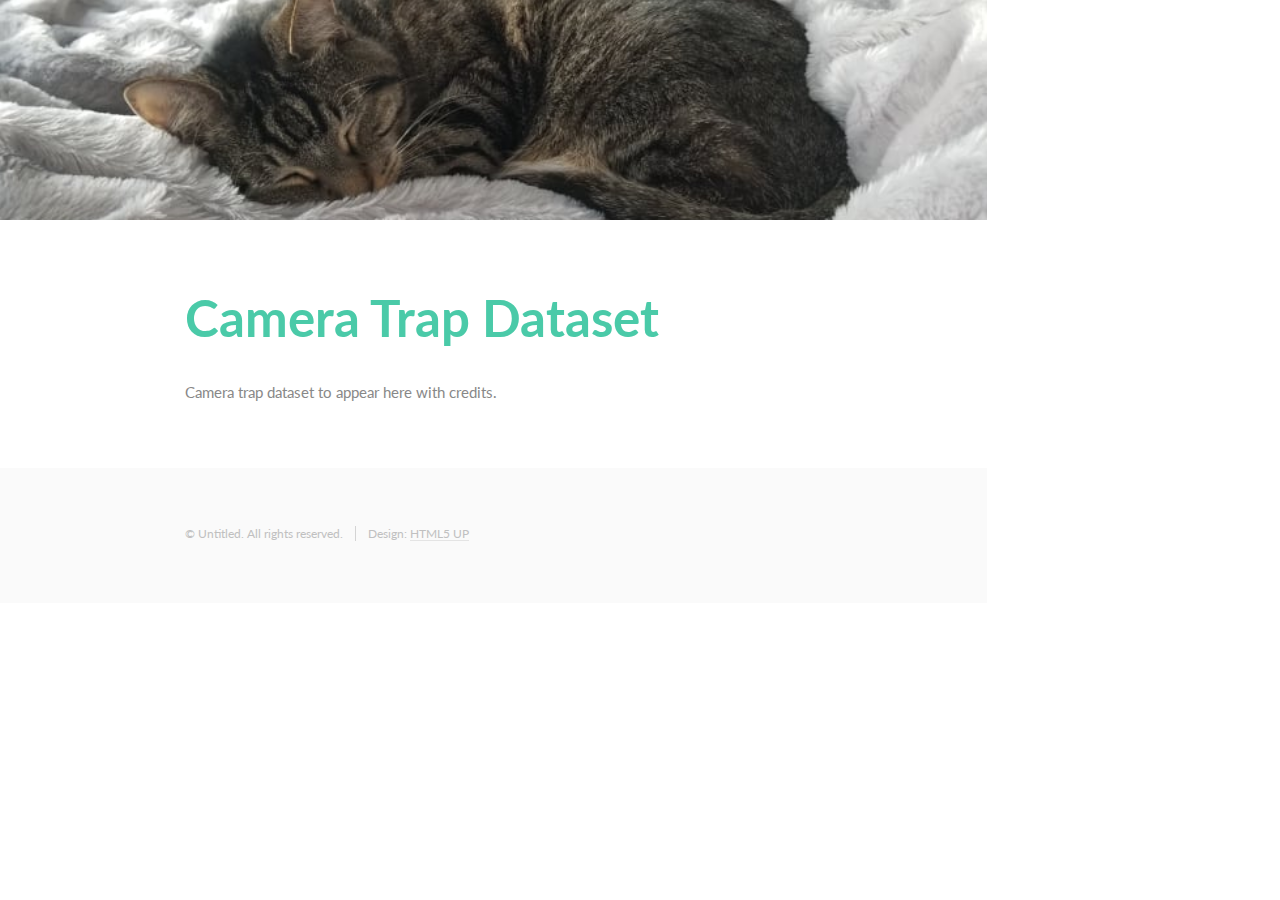
<file: cameraTrap.html>
<!DOCTYPE HTML>
<!--
	Read Only by HTML5 UP
	html5up.net | @ajlkn
	Free for personal and commercial use under the CCA 3.0 license (html5up.net/license)
-->
<html>
	<head>
		<title>Camera Trap Dataset</title>
		<meta charset="utf-8" />
		<meta name="viewport" content="width=device-width, initial-scale=1" />
		<!--[if lte IE 8]><script src="assets/js/ie/html5shiv.js"></script><![endif]-->
		<link rel="stylesheet" href="assets/css/main.css" />
		<!--[if lte IE 8]><link rel="stylesheet" href="assets/css/ie8.css" /><![endif]-->
	</head>
	<body>

		<!-- Header
			<section id="header">
				<header>
					<span class="image avatar"><img src="images/ferris.jpg" alt="" /></span>
					<h1 id="logo"><a href="#">Mikayla Timm</a></h1>
					<p>Aspiring researcher and crazy cat lady.<br />
					Computer Science PhD student<br />
					at UMass Amherst.</p>
				</header>
				<nav id="nav">
					
				</nav>
				<footer>
					
					<ul class="icons">
					
						<li><a href="https://github.com/mtimm100" class="icon fa-github"><span class="label">Github</span></a></li>
						<li><a href="mailto:mtimm100@gmail.com" class="icon fa-envelope"><span class="label">Email</span></a></li>
					</ul>
				</footer>
			</section>-->

		<!-- Wrapper -->
			<div id="wrapper">

				<!-- Main -->
					<div id="main">

						<!-- One -->
							<section id="one">
								<div class="container">
									<header class="major">
										<h2>Camera Trap Dataset</h2>
										<p>
										</a></p>
									</header>
									
											
										<p>Camera trap dataset to appear here with credits.</p>
										
										
								</div>
							</section>

						<!-- Two 
							<section id="two">
								<div class="container">
									<h3>A Little Bit About Me</h3>
									<p></p>
									<ul class="feature-icons">
										<li class="fa-book">UWF SURP Undergraduate Research Scholar in Computer Science</li>
										<li class="fa-book">REUMass Participant in Computer Vision Lab</li>
										<li class="fa-users">Math Lab Tutor at UWF</li>
										<li class="fa-code">Competitive Programming Enthusiast</li>
										<li class="fa-users">UWF ACM-W Chair</li>
										<li class="fa-users">UWF ACM and AITP Chair</li>
										<li class="fa-check">Obsessed with learning new and exciting things in the realm of Computer Science</li>
										<li class="fa-code">Check out my <a href="https://github.com/mtimm100"><b>Github</b></a> to see some of my projects!</li>
										
									</ul>
								</div>
							</section>-->

						<!-- Two
							<section id="two">
								<div class="container">
									<h3>Research Experience</h3>
									
									<div class="features">
										<article>
											
												<h4>Summer Research Intern - MIT Lincoln Laboratory (Summer 2017)</h4>
												<ul>
													<li>Researched natural language processing techniques for generating word embeddings in the multilingual context to enable performing NLP tasks on inherently multilingual data, such as tweets.</li>
													<li>Developed a system for processing multilingual text corpora, training word embeddings, visualizing the resulting high dimensional vectors in a 2D space, and performing intrinsic evaluations on the embeddings, such as analogies and nearest neighbors. </li>
												</ul>
											
										</article>
										<article>
											
												<h4>Wearable Device Security Research Assistant - University of West Florida (Fall 2016-Spring 2017)</h4>
												<ul>
													<li>Utilized supervised learning algorithms to classify biometric data obtained from wearable device cyber attacks.</li>
													<li>Published findings (second author) in a peer-reviewed conference: Reichherzer, T., Timm, M., Earley, N., Reyes, N., & Kumar, V. (2017). <b>Using machine learning techniques to track individuals & their fitness activities.</b> In A. Bossard, G. Lee, & L. Miller (Eds.), Proceedings of 32nd International Conference on Computers and Their Applications, March, 20-22, 2017, Honolulu, Hawaii, USA (pp. 119–124). Winona, MN, USA: ISCA.  </li>
												</ul>
											
										</article>
<article>
											
												<h4>Summer Undergraduate Research Scholar - University of West Florida (Summer 2016)</h4>
												<ul>
													<li>Researched machine learning techniques for predicting outcomes of animals in shelters.</li>
													<li>Published findings (first author) in a peer-reviewed conference: Timm, M., El-Sheikh, E. (2017). <b>An Evaluation of Machine Learning Algorithms for Prediction of Shelter Animal Outcomes.</b> In A. Bossard, G. Lee, & L. Miller (Eds.), Proceedings of 32nd International Conference on Computers and Their Applications, March, 20-22, 2017, Honolulu, Hawaii, USA (pp. 119–124). Winona, MN, USA: ISCA.</li>
												</ul>
											
										</article>
</article>
<article>
											
												<h4>REU Student Researcher - UMass Amherst (Summer 2015)</h4>
												<ul>
													<li>Researched computer vision algorithms for identifying individual jaguars in images to assist ecologists with their conservation efforts.</li>
													<li>Presented research in both oral and poster form at UMass and UWF Student Scholars Symposium.
													<li>Awarded <b>Best Student Project in Computer Science</b> at 2016 UWF Student Scholars Symposium.</li>
												</ul>
											
										</article>
										
									</div>
								</div>
							</section>-->

						<!-- Three
							<section id="three">
								<div class="container">
									<h3>Contact Info</h3>
									<p>Thank you for viewing my website! If you'd like to get in touch with me, please send me an email at <a href="mailto:mtimm100@gmail.com">mtimm100@gmail.com.</a></p>
									You can find me on LinkedIn <b><a href="https://www.linkedin.com/in/mikayla-timm-989278109">here</a></b>.
						
									
									
									
									<!--comment-->
									<!--
									<form method="post" action="#">
										<div class="row uniform">
											<div class="6u 12u(xsmall)"><input type="text" name="name" id="name" placeholder="Name" /></div>
											<div class="6u 12u(xsmall)"><input type="email" name="email" id="email" placeholder="Email" /></div>
										</div>
										<div class="row uniform">
											<div class="12u"><input type="text" name="subject" id="subject" placeholder="Subject" /></div>
										</div>
										<div class="row uniform">
											<div class="12u"><textarea name="message" id="message" placeholder="Message" rows="6"></textarea></div>
										</div>
										<div class="row uniform">
											<div class="12u">
												<ul class="actions">
													<li><input type="submit" class="special" value="Send Message" /></li>
													<li><input type="reset" value="Reset Form" /></li>
												</ul>
											</div>
										</div>
									</form><
								</div>
							</section> -->

						<!-- Five -->
						<!--
							<section id="five">
								<div class="container">
									<h3>Elements</h3>

									<section>
										<h4>Text</h4>
										<p>This is <b>bold</b> and this is <strong>strong</strong>. This is <i>italic</i> and this is <em>emphasized</em>.
										This is <sup>superscript</sup> text and this is <sub>subscript</sub> text.
										This is <u>underlined</u> and this is code: <code>for (;;) { ... }</code>. Finally, <a href="#">this is a link</a>.</p>
										<hr />
										<header>
											<h4>Heading with a Subtitle</h4>
											<p>Lorem ipsum dolor sit amet nullam id egestas urna aliquam</p>
										</header>
										<p>Nunc lacinia ante nunc ac lobortis. Interdum adipiscing gravida odio porttitor sem non mi integer non faucibus ornare mi ut ante amet placerat aliquet. Volutpat eu sed ante lacinia sapien lorem accumsan varius montes viverra nibh in adipiscing blandit tempus accumsan.</p>
										<header>
											<h5>Heading with a Subtitle</h5>
											<p>Lorem ipsum dolor sit amet nullam id egestas urna aliquam</p>
										</header>
										<p>Nunc lacinia ante nunc ac lobortis. Interdum adipiscing gravida odio porttitor sem non mi integer non faucibus ornare mi ut ante amet placerat aliquet. Volutpat eu sed ante lacinia sapien lorem accumsan varius montes viverra nibh in adipiscing blandit tempus accumsan.</p>
										<hr />
										<h2>Heading Level 2</h2>
										<h3>Heading Level 3</h3>
										<h4>Heading Level 4</h4>
										<h5>Heading Level 5</h5>
										<h6>Heading Level 6</h6>
										<hr />
										<h5>Blockquote</h5>
										<blockquote>Fringilla nisl. Donec accumsan interdum nisi, quis tincidunt felis sagittis eget tempus euismod. Vestibulum ante ipsum primis in faucibus vestibulum. Blandit adipiscing eu felis iaculis volutpat ac adipiscing accumsan faucibus. Vestibulum ante ipsum primis in faucibus lorem ipsum dolor sit amet nullam adipiscing eu felis.</blockquote>
										<h5>Preformatted</h5>
										<pre><code>i = 0;

	while (!deck.isInOrder()) {
	    print 'Iteration ' + i;
	    deck.shuffle();
	    i++;
	}

	print 'It took ' + i + ' iterations to sort the deck.';</code></pre>
									</section>

									<section>
										<h4>Lists</h4>
										<div class="row">
											<div class="6u 12u(xsmall)">
												<h5>Unordered</h5>
												<ul>
													<li>Dolor pulvinar etiam magna etiam.</li>
													<li>Sagittis adipiscing lorem eleifend.</li>
													<li>Felis enim feugiat dolore viverra.</li>
												</ul>
												<h5>Alternate</h5>
												<ul class="alt">
													<li>Dolor pulvinar etiam magna etiam.</li>
													<li>Sagittis adipiscing lorem eleifend.</li>
													<li>Felis enim feugiat dolore viverra.</li>
												</ul>
											</div>
											<div class="6u 12u(xsmall)">
												<h5>Ordered</h5>
												<ol>
													<li>Dolor pulvinar etiam magna etiam.</li>
													<li>Etiam vel felis at lorem sed viverra.</li>
													<li>Felis enim feugiat dolore viverra.</li>
													<li>Dolor pulvinar etiam magna etiam.</li>
													<li>Etiam vel felis at lorem sed viverra.</li>
													<li>Felis enim feugiat dolore viverra.</li>
												</ol>
												<h5>Icons</h5>
												<ul class="icons">
													<li><a href="#" class="icon fa-github"><span class="label">Github</span></a></li>
													<li><a href="#" class="icon fa-dribbble"><span class="label">Dribbble</span></a></li>
													<li><a href="#" class="icon fa-tumblr"><span class="label">Tumblr</span></a></li>
												</ul>
											</div>
										</div>
										<h5>Actions</h5>
										<ul class="actions">
											<li><a href="#" class="button special">Default</a></li>
											<li><a href="#" class="button">Default</a></li>
											<li><a href="#" class="button alt">Default</a></li>
										</ul>
										<ul class="actions small">
											<li><a href="#" class="button special small">Small</a></li>
											<li><a href="#" class="button small">Small</a></li>
											<li><a href="#" class="button alt small">Small</a></li>
										</ul>
										<div class="row">
											<div class="3u 6u(medium) 12u$(xsmall)">
												<ul class="actions vertical">
													<li><a href="#" class="button special">Default</a></li>
													<li><a href="#" class="button">Default</a></li>
													<li><a href="#" class="button alt">Default</a></li>
												</ul>
											</div>
											<div class="3u 6u$(medium) 12u$(xsmall)">
												<ul class="actions vertical small">
													<li><a href="#" class="button special small">Small</a></li>
													<li><a href="#" class="button small">Small</a></li>
													<li><a href="#" class="button alt small">Small</a></li>
												</ul>
											</div>
											<div class="3u 6u(medium) 12u$(xsmall)">
												<ul class="actions vertical">
													<li><a href="#" class="button special fit">Default</a></li>
													<li><a href="#" class="button fit">Default</a></li>
													<li><a href="#" class="button alt fit">Default</a></li>
												</ul>
											</div>
											<div class="3u 6u$(medium) 12u$(xsmall)">
												<ul class="actions vertical small">
													<li><a href="#" class="button special small fit">Small</a></li>
													<li><a href="#" class="button small fit">Small</a></li>
													<li><a href="#" class="button alt small fit">Small</a></li>
												</ul>
											</div>
										</div>
									</section>

									<section>
										<h4>Table</h4>
										<h5>Default</h5>
										<div class="table-wrapper">
											<table>
												<thead>
													<tr>
														<th>Name</th>
														<th>Description</th>
														<th>Price</th>
													</tr>
												</thead>
												<tbody>
													<tr>
														<td>Item One</td>
														<td>Ante turpis integer aliquet porttitor.</td>
														<td>29.99</td>
													</tr>
													<tr>
														<td>Item Two</td>
														<td>Vis ac commodo adipiscing arcu aliquet.</td>
														<td>19.99</td>
													</tr>
													<tr>
														<td>Item Three</td>
														<td> Morbi faucibus arcu accumsan lorem.</td>
														<td>29.99</td>
													</tr>
													<tr>
														<td>Item Four</td>
														<td>Vitae integer tempus condimentum.</td>
														<td>19.99</td>
													</tr>
													<tr>
														<td>Item Five</td>
														<td>Ante turpis integer aliquet porttitor.</td>
														<td>29.99</td>
													</tr>
												</tbody>
												<tfoot>
													<tr>
														<td colspan="2"></td>
														<td>100.00</td>
													</tr>
												</tfoot>
											</table>
										</div>

										<h5>Alternate</h5>
										<div class="table-wrapper">
											<table class="alt">
												<thead>
													<tr>
														<th>Name</th>
														<th>Description</th>
														<th>Price</th>
													</tr>
												</thead>
												<tbody>
													<tr>
														<td>Item One</td>
														<td>Ante turpis integer aliquet porttitor.</td>
														<td>29.99</td>
													</tr>
													<tr>
														<td>Item Two</td>
														<td>Vis ac commodo adipiscing arcu aliquet.</td>
														<td>19.99</td>
													</tr>
													<tr>
														<td>Item Three</td>
														<td> Morbi faucibus arcu accumsan lorem.</td>
														<td>29.99</td>
													</tr>
													<tr>
														<td>Item Four</td>
														<td>Vitae integer tempus condimentum.</td>
														<td>19.99</td>
													</tr>
													<tr>
														<td>Item Five</td>
														<td>Ante turpis integer aliquet porttitor.</td>
														<td>29.99</td>
													</tr>
												</tbody>
												<tfoot>
													<tr>
														<td colspan="2"></td>
														<td>100.00</td>
													</tr>
												</tfoot>
											</table>
										</div>
									</section>

									<section>
										<h4>Buttons</h4>
										<ul class="actions">
											<li><a href="#" class="button special">Special</a></li>
											<li><a href="#" class="button">Default</a></li>
											<li><a href="#" class="button alt">Alternate</a></li>
										</ul>
										<ul class="actions">
											<li><a href="#" class="button special big">Big</a></li>
											<li><a href="#" class="button">Default</a></li>
											<li><a href="#" class="button alt small">Small</a></li>
										</ul>
										<ul class="actions fit">
											<li><a href="#" class="button special fit">Fit</a></li>
											<li><a href="#" class="button fit">Fit</a></li>
											<li><a href="#" class="button alt fit">Fit</a></li>
										</ul>
										<ul class="actions fit small">
											<li><a href="#" class="button special fit small">Fit + Small</a></li>
											<li><a href="#" class="button fit small">Fit + Small</a></li>
											<li><a href="#" class="button alt fit small">Fit + Small</a></li>
										</ul>
										<ul class="actions">
											<li><a href="#" class="button special icon fa-download">Icon</a></li>
											<li><a href="#" class="button icon fa-download">Icon</a></li>
											<li><a href="#" class="button alt icon fa-check">Icon</a></li>
										</ul>
										<ul class="actions">
											<li><span class="button special disabled">Special</span></li>
											<li><span class="button disabled">Default</span></li>
											<li><span class="button alt disabled">Alternate</span></li>
										</ul>
									</section>

									<section>
										<h4>Form</h4>
										<form method="post" action="#">
											<div class="row uniform">
												<div class="6u 12u(xsmall)">
													<input type="text" name="demo-name" id="demo-name" value="" placeholder="Name" />
												</div>
												<div class="6u 12u(xsmall)">
													<input type="email" name="demo-email" id="demo-email" value="" placeholder="Email" />
												</div>
											</div>
											<div class="row uniform">
												<div class="12u">
													<div class="select-wrapper">
														<select name="demo-category" id="demo-category">
															<option value="">- Category -</option>
															<option value="1">Manufacturing</option>
															<option value="1">Shipping</option>
															<option value="1">Administration</option>
															<option value="1">Human Resources</option>
														</select>
													</div>
												</div>
											</div>
											<div class="row uniform">
												<div class="4u 12u(medium)">
													<input type="radio" id="demo-priority-low" name="demo-priority" checked>
													<label for="demo-priority-low">Low Priority</label>
												</div>
												<div class="4u 12u(medium)">
													<input type="radio" id="demo-priority-normal" name="demo-priority">
													<label for="demo-priority-normal">Normal Priority</label>
												</div>
												<div class="4u 12u(medium)">
													<input type="radio" id="demo-priority-high" name="demo-priority">
													<label for="demo-priority-high">High Priority</label>
												</div>
											</div>
											<div class="row uniform">
												<div class="6u 12u(medium)">
													<input type="checkbox" id="demo-copy" name="demo-copy">
													<label for="demo-copy">Email me a copy of this message</label>
												</div>
												<div class="6u 12u(medium)">
													<input type="checkbox" id="demo-human" name="demo-human" checked>
													<label for="demo-human">I am a human and not a robot</label>
												</div>
											</div>
											<div class="row uniform">
												<div class="12u">
													<textarea name="demo-message" id="demo-message" placeholder="Enter your message" rows="6"></textarea>
												</div>
											</div>
											<div class="row uniform">
												<div class="12u">
													<ul class="actions">
														<li><input type="submit" value="Send Message" /></li>
														<li><input type="reset" value="Reset" class="alt" /></li>
													</ul>
												</div>
											</div>
										</form>
									</section>

									<section>
										<h4>Image</h4>
										<h5>Fit</h5>
										<span class="image fit"><img src="images/banner.jpg" alt="" /></span>
										<div class="box alt">
											<div class="row 50% uniform">
												<div class="4u"><span class="image fit"><img src="images/pic01.jpg" alt="" /></span></div>
												<div class="4u"><span class="image fit"><img src="images/pic02.jpg" alt="" /></span></div>
												<div class="4u"><span class="image fit"><img src="images/pic03.jpg" alt="" /></span></div>
											</div>
											<div class="row 50% uniform">
												<div class="4u"><span class="image fit"><img src="images/pic02.jpg" alt="" /></span></div>
												<div class="4u"><span class="image fit"><img src="images/pic03.jpg" alt="" /></span></div>
												<div class="4u"><span class="image fit"><img src="images/pic01.jpg" alt="" /></span></div>
											</div>
											<div class="row 50% uniform">
												<div class="4u"><span class="image fit"><img src="images/pic03.jpg" alt="" /></span></div>
												<div class="4u"><span class="image fit"><img src="images/pic01.jpg" alt="" /></span></div>
												<div class="4u"><span class="image fit"><img src="images/pic02.jpg" alt="" /></span></div>
											</div>
										</div>
										<h5>Left &amp; Right</h5>
										<p><span class="image left"><img src="images/avatar.jpg" alt="" /></span>Fringilla nisl. Donec accumsan interdum nisi, quis tincidunt felis sagittis eget. tempus euismod. Vestibulum ante ipsum primis in faucibus vestibulum. Blandit adipiscing eu felis iaculis volutpat ac adipiscing accumsan eu faucibus. Integer ac pellentesque praesent tincidunt felis sagittis eget. tempus euismod. Vestibulum ante ipsum primis in faucibus vestibulum. Blandit adipiscing eu felis iaculis volutpat ac adipiscing accumsan eu faucibus. Integer ac pellentesque praesent. Donec accumsan interdum nisi, quis tincidunt felis sagittis eget. tempus euismod. Vestibulum ante ipsum primis in faucibus vestibulum. Blandit adipiscing eu felis iaculis volutpat ac adipiscing accumsan eu faucibus. Integer ac pellentesque praesent tincidunt felis sagittis eget. tempus euismod. Vestibulum ante ipsum primis in faucibus vestibulum. Blandit adipiscing eu felis iaculis volutpat ac adipiscing accumsan eu faucibus. Integer ac pellentesque praesent.</p>
										<p><span class="image right"><img src="images/avatar.jpg" alt="" /></span>Fringilla nisl. Donec accumsan interdum nisi, quis tincidunt felis sagittis eget. tempus euismod. Vestibulum ante ipsum primis in faucibus vestibulum. Blandit adipiscing eu felis iaculis volutpat ac adipiscing accumsan eu faucibus. Integer ac pellentesque praesent tincidunt felis sagittis eget. tempus euismod. Vestibulum ante ipsum primis in faucibus vestibulum. Blandit adipiscing eu felis iaculis volutpat ac adipiscing accumsan eu faucibus. Integer ac pellentesque praesent. Donec accumsan interdum nisi, quis tincidunt felis sagittis eget. tempus euismod. Vestibulum ante ipsum primis in faucibus vestibulum. Blandit adipiscing eu felis iaculis volutpat ac adipiscing accumsan eu faucibus. Integer ac pellentesque praesent tincidunt felis sagittis eget. tempus euismod. Vestibulum ante ipsum primis in faucibus vestibulum. Blandit adipiscing eu felis iaculis volutpat ac adipiscing accumsan eu faucibus. Integer ac pellentesque praesent.</p>
									</section>

								</div>
							</section>
						-->

					</div>

				<!-- Footer -->
					<section id="footer">
						<div class="container">
							<ul class="copyright">
								<li>&copy; Untitled. All rights reserved.</li><li>Design: <a href="http://html5up.net">HTML5 UP</a></li>
							</ul>
						</div>
					</section>

			</div>

		<!-- Scripts -->
			<script src="assets/js/jquery.min.js"></script>
			<script src="assets/js/jquery.scrollzer.min.js"></script>
			<script src="assets/js/jquery.scrolly.min.js"></script>
			<script src="assets/js/skel.min.js"></script>
			<script src="assets/js/util.js"></script>
			<!--[if lte IE 8]><script src="assets/js/ie/respond.min.js"></script><![endif]-->
			<script src="assets/js/main.js"></script>

	</body>
</html>
</file>
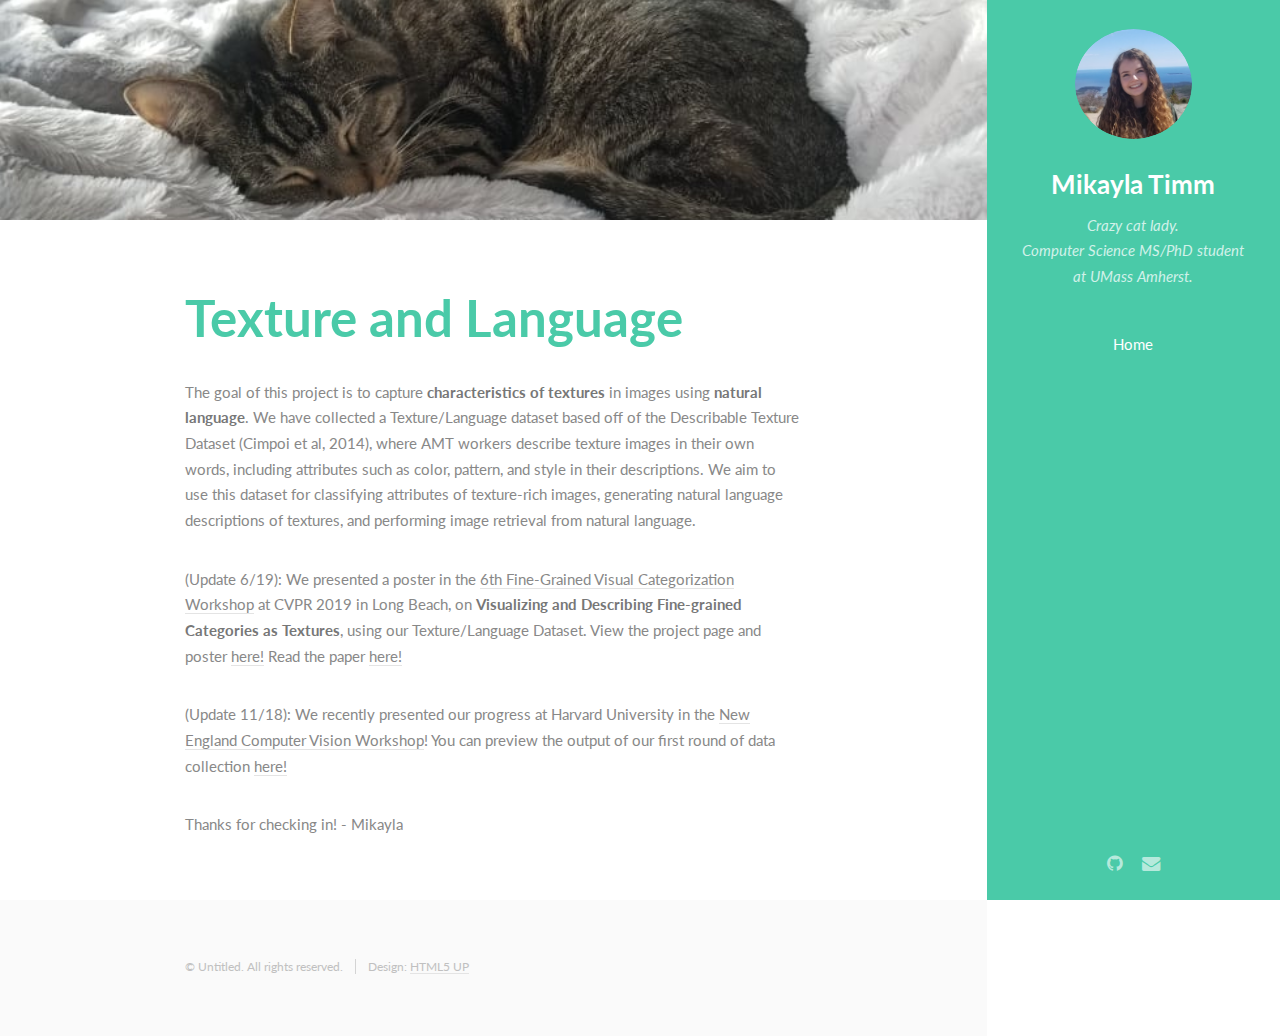
<file: texture.html>
<!DOCTYPE HTML>
<!--
 Read Only by HTML5 UP
 html5up.net | @ajlkn
 Free for personal and commercial use under the CCA 3.0 license (html5up.net/license)
 -->
<html>
    <head>
        <title>A Texture is Worth 1000 Words</title>
        <meta charset="utf-8" />
        <meta name="viewport" content="width=device-width, initial-scale=1" />
        <!--[if lte IE 8]><script src="assets/js/ie/html5shiv.js"></script><![endif]-->
        <link rel="stylesheet" href="assets/css/main.css" />
        <!--[if lte IE 8]><link rel="stylesheet" href="assets/css/ie8.css" /><![endif]-->
    </head>
    <body>
        
        <!-- Header -->
         <section id="header">
         <header>
         <span class="image avatar"><img src="images/barharbor_crop.png" alt="" /></span>
         <h1 id="logo"><a href="#">Mikayla Timm</a></h1>
         <p>Crazy cat lady. <br />
					Computer Science MS/PhD student at UMass Amherst.</p>

         </header>
         <nav id="nav">
					<ul>
						<li><a href="https://mtimm100.github.io/">Home</a></li>
						<!--<li><a href="#two">About Me</a></li>-->
					
					</ul>
				</nav>
         <footer>
         
         <ul class="icons">
         
         <li><a href="https://github.com/mtimm100" class="icon fa-github"><span class="label">Github</span></a></li>
         <li><a href="mailto:mtimm100@gmail.com" class="icon fa-envelope"><span class="label">Email</span></a></li>
         </ul>
         </footer>
         </section>
        
        <!-- Wrapper -->
        <div id="wrapper">
            
            <!-- Main -->
            <div id="main">
                
                <!-- One -->
                <section id="one">
                    <div class="container">
                        <header class="major">
                            <h2>Texture and Language</h2>
                            <p>
                            </a></p>
                        </header>
                        
                        
                        <p></p>
                        <p>The goal of this project is to capture <b>characteristics of textures</b> in images using <b>natural language</b>. We have collected a Texture/Language dataset based off of the Describable Texture Dataset (Cimpoi et al, 2014), where AMT workers describe texture images in their own words, including attributes such as color, pattern, and style in their descriptions. We aim to use this dataset for classifying attributes of texture-rich images, generating natural language descriptions of textures, and performing image retrieval from natural language.</p>
                        <p>(Update 6/19): We presented a poster in the <a href="https://sites.google.com/view/fgvc6/home">6th Fine-Grained Visual Categorization Workshop</a> at CVPR 2019 in Long Beach, on <b>Visualizing and Describing Fine-grained Categories as Textures</b>, using our Texture/Language Dataset. View the project page and poster <a href="http://vis-www.cs.umass.edu/texture-fgvc6/">here!</a> Read the paper <a href="https://arxiv.org/abs/1907.05288">here!</a></p>
                        <p>(Update 11/18): We recently presented our progress at Harvard University in the <a href="https://projects.iq.harvard.edu/necv2018/home">New England Computer Vision Workshop</a>! You can preview the output of our first round of data collection <a href="https://mtimm100.github.io/textureDescs.html">here!</a></p>
                        <p>Thanks for checking in! - Mikayla</p>
             
               
                        
                        
                    </div>
                </section>
                
               
               
                
            </div>
            
            <!-- Footer -->
            <section id="footer">
                <div class="container">
                    <ul class="copyright">
                        <li>&copy; Untitled. All rights reserved.</li><li>Design: <a href="http://html5up.net">HTML5 UP</a></li>
                    </ul>
                </div>
            </section>
            
        </div>
        
        <!-- Scripts -->
        <script src="assets/js/jquery.min.js"></script>
        <script src="assets/js/jquery.scrollzer.min.js"></script>
        <script src="assets/js/jquery.scrolly.min.js"></script>
        <script src="assets/js/skel.min.js"></script>
        <script src="assets/js/util.js"></script>
        <!--[if lte IE 8]><script src="assets/js/ie/respond.min.js"></script><![endif]-->
        <script src="assets/js/main.js"></script>
        
    </body>
</html>
</file>
<file: assets/css/ie8.css>
/*
	Read Only by HTML5 UP
	html5up.net | @ajlkn
	Free for personal and commercial use under the CCA 3.0 license (html5up.net/license)
*/

/* Basic */

	code,
	input[type="text"],
	input[type="password"],
	input[type="email"],
	select,
	textarea,
	.box,
	.image,
	.image img,
	input[type="submit"],
	input[type="reset"],
	input[type="button"],
	.button {
		position: relative;
		-ms-behavior: url("assets/js/ie/PIE.htc");
	}

/* Form */

	input[type="text"],
	input[type="password"],
	input[type="email"],
	select {
		line-height: 2.75em;
	}

	input[type="checkbox"],
	input[type="radio"] {
		-moz-appearance: normal;
		-webkit-appearance: normal;
		-ms-appearance: normal;
		appearance: normal;
	}

		input[type="checkbox"] + label,
		input[type="radio"] + label {
			padding: 0 0 0 1.5em;
		}

			input[type="checkbox"] + label:before,
			input[type="radio"] + label:before {
				display: none;
			}

/* Button */

	input[type="submit"].alt,
	input[type="reset"].alt,
	input[type="button"].alt,
	.button.alt {
		border: solid 2px #e4e4e4;
	}
</file>
<file: mtimm100.github.io/assets/css/ie8.css>
/*
	Read Only by HTML5 UP
	html5up.net | @ajlkn
	Free for personal and commercial use under the CCA 3.0 license (html5up.net/license)
*/

/* Basic */

	code,
	input[type="text"],
	input[type="password"],
	input[type="email"],
	select,
	textarea,
	.box,
	.image,
	.image img,
	input[type="submit"],
	input[type="reset"],
	input[type="button"],
	.button {
		position: relative;
		-ms-behavior: url("assets/js/ie/PIE.htc");
	}

/* Form */

	input[type="text"],
	input[type="password"],
	input[type="email"],
	select {
		line-height: 2.75em;
	}

	input[type="checkbox"],
	input[type="radio"] {
		-moz-appearance: normal;
		-webkit-appearance: normal;
		-ms-appearance: normal;
		appearance: normal;
	}

		input[type="checkbox"] + label,
		input[type="radio"] + label {
			padding: 0 0 0 1.5em;
		}

			input[type="checkbox"] + label:before,
			input[type="radio"] + label:before {
				display: none;
			}

/* Button */

	input[type="submit"].alt,
	input[type="reset"].alt,
	input[type="button"].alt,
	.button.alt {
		border: solid 2px #e4e4e4;
	}
</file>
<file: assets/css/main.css>
@import url("font-awesome.min.css");
@import url("http://fonts.googleapis.com/css?family=Lato:400,400italic,700,700italic|Source+Code+Pro:400");

/*
	Read Only by HTML5 UP
	html5up.net | @ajlkn
	Free for personal and commercial use under the CCA 3.0 license (html5up.net/license)
*/

/* Reset */

	html, body, div, span, applet, object, iframe, h1, h2, h3, h4, h5, h6, p, blockquote, pre, a, abbr, acronym, address, big, cite, code, del, dfn, em, img, ins, kbd, q, s, samp, small, strike, strong, sub, sup, tt, var, b, u, i, center, dl, dt, dd, ol, ul, li, fieldset, form, label, legend, table, caption, tbody, tfoot, thead, tr, th, td, article, aside, canvas, details, embed, figure, figcaption, footer, header, hgroup, menu, nav, output, ruby, section, summary, time, mark, audio, video {
		margin: 0;
		padding: 0;
		border: 0;
		font-size: 100%;
		font: inherit;
		vertical-align: baseline;
	}

	article, aside, details, figcaption, figure, footer, header, hgroup, menu, nav, section {
		display: block;
	}

	body {
		line-height: 1;
	}

	ol, ul {
		list-style: none;
	}

	blockquote, q {
		quotes: none;
	}

	blockquote:before, blockquote:after, q:before, q:after {
		content: '';
		content: none;
	}

	table {
		border-collapse: collapse;
		border-spacing: 0;
	}

	body {
		-webkit-text-size-adjust: none;
	}

/* Box Model */

	*, *:before, *:after {
		-moz-box-sizing: border-box;
		-webkit-box-sizing: border-box;
		box-sizing: border-box;
	}

/* Containers */

	.container {
		margin-left: auto;
		margin-right: auto;
	}

	.container.\31 25\25 {
		width: 100%;
		max-width: 56.25em;
		min-width: 45em;
	}

	.container.\37 5\25 {
		width: 33.75em;
	}

	.container.\35 0\25 {
		width: 22.5em;
	}

	.container.\32 5\25 {
		width: 11.25em;
	}

	.container {
		width: 45em;
	}

	@media screen and (max-width: 1680px) {

		.container.\31 25\25 {
			width: 100%;
			max-width: 56.25em;
			min-width: 45em;
		}

		.container.\37 5\25 {
			width: 33.75em;
		}

		.container.\35 0\25 {
			width: 22.5em;
		}

		.container.\32 5\25 {
			width: 11.25em;
		}

		.container {
			width: 45em;
		}

	}

	@media screen and (max-width: 1280px) {

		.container.\31 25\25 {
			width: 100%;
			max-width: 52.5em;
			min-width: 42em;
		}

		.container.\37 5\25 {
			width: 31.5em;
		}

		.container.\35 0\25 {
			width: 21em;
		}

		.container.\32 5\25 {
			width: 10.5em;
		}

		.container {
			width: 42em;
		}

	}

	@media screen and (max-width: 1024px) {

		.container.\31 25\25 {
			width: 100%;
			max-width: 106.25%;
			min-width: 85%;
		}

		.container.\37 5\25 {
			width: 63.75%;
		}

		.container.\35 0\25 {
			width: 42.5%;
		}

		.container.\32 5\25 {
			width: 21.25%;
		}

		.container {
			width: 85% !important;
		}

	}

	@media screen and (max-width: 736px) {

		.container.\31 25\25 {
			width: 100%;
			max-width: 112.5%;
			min-width: 90%;
		}

		.container.\37 5\25 {
			width: 67.5%;
		}

		.container.\35 0\25 {
			width: 45%;
		}

		.container.\32 5\25 {
			width: 22.5%;
		}

		.container {
			width: 90% !important;
		}

	}

	@media screen and (max-width: 480px) {

		.container.\31 25\25 {
			width: 100%;
			max-width: 112.5%;
			min-width: 90%;
		}

		.container.\37 5\25 {
			width: 67.5%;
		}

		.container.\35 0\25 {
			width: 45%;
		}

		.container.\32 5\25 {
			width: 22.5%;
		}

		.container {
			width: 90% !important;
		}

	}

/* Grid */

	.row {
		border-bottom: solid 1px transparent;
		-moz-box-sizing: border-box;
		-webkit-box-sizing: border-box;
		box-sizing: border-box;
	}

	.row > * {
		float: left;
		-moz-box-sizing: border-box;
		-webkit-box-sizing: border-box;
		box-sizing: border-box;
	}

	.row:after, .row:before {
		content: '';
		display: block;
		clear: both;
		height: 0;
	}

	.row.uniform > * > :first-child {
		margin-top: 0;
	}

	.row.uniform > * > :last-child {
		margin-bottom: 0;
	}

	.row.\30 \25 > * {
		padding: 0 0 0 0em;
	}

	.row.\30 \25 {
		margin: 0 0 -1px 0em;
	}

	.row.uniform.\30 \25 > * {
		padding: 0em 0 0 0em;
	}

	.row.uniform.\30 \25 {
		margin: 0em 0 -1px 0em;
	}

	.row > * {
		padding: 0 0 0 2em;
	}

	.row {
		margin: 0 0 -1px -2em;
	}

	.row.uniform > * {
		padding: 2em 0 0 2em;
	}

	.row.uniform {
		margin: -2em 0 -1px -2em;
	}

	.row.\32 00\25 > * {
		padding: 0 0 0 4em;
	}

	.row.\32 00\25 {
		margin: 0 0 -1px -4em;
	}

	.row.uniform.\32 00\25 > * {
		padding: 4em 0 0 4em;
	}

	.row.uniform.\32 00\25 {
		margin: -4em 0 -1px -4em;
	}

	.row.\31 50\25 > * {
		padding: 0 0 0 3em;
	}

	.row.\31 50\25 {
		margin: 0 0 -1px -3em;
	}

	.row.uniform.\31 50\25 > * {
		padding: 3em 0 0 3em;
	}

	.row.uniform.\31 50\25 {
		margin: -3em 0 -1px -3em;
	}

	.row.\35 0\25 > * {
		padding: 0 0 0 1em;
	}

	.row.\35 0\25 {
		margin: 0 0 -1px -1em;
	}

	.row.uniform.\35 0\25 > * {
		padding: 1em 0 0 1em;
	}

	.row.uniform.\35 0\25 {
		margin: -1em 0 -1px -1em;
	}

	.row.\32 5\25 > * {
		padding: 0 0 0 0.5em;
	}

	.row.\32 5\25 {
		margin: 0 0 -1px -0.5em;
	}

	.row.uniform.\32 5\25 > * {
		padding: 0.5em 0 0 0.5em;
	}

	.row.uniform.\32 5\25 {
		margin: -0.5em 0 -1px -0.5em;
	}

	.\31 2u, .\31 2u\24 {
		width: 100%;
		clear: none;
		margin-left: 0;
	}

	.\31 1u, .\31 1u\24 {
		width: 91.6666666667%;
		clear: none;
		margin-left: 0;
	}

	.\31 0u, .\31 0u\24 {
		width: 83.3333333333%;
		clear: none;
		margin-left: 0;
	}

	.\39 u, .\39 u\24 {
		width: 75%;
		clear: none;
		margin-left: 0;
	}

	.\38 u, .\38 u\24 {
		width: 66.6666666667%;
		clear: none;
		margin-left: 0;
	}

	.\37 u, .\37 u\24 {
		width: 58.3333333333%;
		clear: none;
		margin-left: 0;
	}

	.\36 u, .\36 u\24 {
		width: 50%;
		clear: none;
		margin-left: 0;
	}

	.\35 u, .\35 u\24 {
		width: 41.6666666667%;
		clear: none;
		margin-left: 0;
	}

	.\34 u, .\34 u\24 {
		width: 33.3333333333%;
		clear: none;
		margin-left: 0;
	}

	.\33 u, .\33 u\24 {
		width: 25%;
		clear: none;
		margin-left: 0;
	}

	.\32 u, .\32 u\24 {
		width: 16.6666666667%;
		clear: none;
		margin-left: 0;
	}

	.\31 u, .\31 u\24 {
		width: 8.3333333333%;
		clear: none;
		margin-left: 0;
	}

	.\31 2u\24 + *,
	.\31 1u\24 + *,
	.\31 0u\24 + *,
	.\39 u\24 + *,
	.\38 u\24 + *,
	.\37 u\24 + *,
	.\36 u\24 + *,
	.\35 u\24 + *,
	.\34 u\24 + *,
	.\33 u\24 + *,
	.\32 u\24 + *,
	.\31 u\24 + * {
		clear: left;
	}

	.\-11u {
		margin-left: 91.66667%;
	}

	.\-10u {
		margin-left: 83.33333%;
	}

	.\-9u {
		margin-left: 75%;
	}

	.\-8u {
		margin-left: 66.66667%;
	}

	.\-7u {
		margin-left: 58.33333%;
	}

	.\-6u {
		margin-left: 50%;
	}

	.\-5u {
		margin-left: 41.66667%;
	}

	.\-4u {
		margin-left: 33.33333%;
	}

	.\-3u {
		margin-left: 25%;
	}

	.\-2u {
		margin-left: 16.66667%;
	}

	.\-1u {
		margin-left: 8.33333%;
	}

	@media screen and (max-width: 1680px) {

		.row > * {
			padding: 0 0 0 2em;
		}

		.row {
			margin: 0 0 -1px -2em;
		}

		.row.uniform > * {
			padding: 2em 0 0 2em;
		}

		.row.uniform {
			margin: -2em 0 -1px -2em;
		}

		.row.\32 00\25 > * {
			padding: 0 0 0 4em;
		}

		.row.\32 00\25 {
			margin: 0 0 -1px -4em;
		}

		.row.uniform.\32 00\25 > * {
			padding: 4em 0 0 4em;
		}

		.row.uniform.\32 00\25 {
			margin: -4em 0 -1px -4em;
		}

		.row.\31 50\25 > * {
			padding: 0 0 0 3em;
		}

		.row.\31 50\25 {
			margin: 0 0 -1px -3em;
		}

		.row.uniform.\31 50\25 > * {
			padding: 3em 0 0 3em;
		}

		.row.uniform.\31 50\25 {
			margin: -3em 0 -1px -3em;
		}

		.row.\35 0\25 > * {
			padding: 0 0 0 1em;
		}

		.row.\35 0\25 {
			margin: 0 0 -1px -1em;
		}

		.row.uniform.\35 0\25 > * {
			padding: 1em 0 0 1em;
		}

		.row.uniform.\35 0\25 {
			margin: -1em 0 -1px -1em;
		}

		.row.\32 5\25 > * {
			padding: 0 0 0 0.5em;
		}

		.row.\32 5\25 {
			margin: 0 0 -1px -0.5em;
		}

		.row.uniform.\32 5\25 > * {
			padding: 0.5em 0 0 0.5em;
		}

		.row.uniform.\32 5\25 {
			margin: -0.5em 0 -1px -0.5em;
		}

		.\31 2u\28xlarge\29, .\31 2u\24\28xlarge\29 {
			width: 100%;
			clear: none;
			margin-left: 0;
		}

		.\31 1u\28xlarge\29, .\31 1u\24\28xlarge\29 {
			width: 91.6666666667%;
			clear: none;
			margin-left: 0;
		}

		.\31 0u\28xlarge\29, .\31 0u\24\28xlarge\29 {
			width: 83.3333333333%;
			clear: none;
			margin-left: 0;
		}

		.\39 u\28xlarge\29, .\39 u\24\28xlarge\29 {
			width: 75%;
			clear: none;
			margin-left: 0;
		}

		.\38 u\28xlarge\29, .\38 u\24\28xlarge\29 {
			width: 66.6666666667%;
			clear: none;
			margin-left: 0;
		}

		.\37 u\28xlarge\29, .\37 u\24\28xlarge\29 {
			width: 58.3333333333%;
			clear: none;
			margin-left: 0;
		}

		.\36 u\28xlarge\29, .\36 u\24\28xlarge\29 {
			width: 50%;
			clear: none;
			margin-left: 0;
		}

		.\35 u\28xlarge\29, .\35 u\24\28xlarge\29 {
			width: 41.6666666667%;
			clear: none;
			margin-left: 0;
		}

		.\34 u\28xlarge\29, .\34 u\24\28xlarge\29 {
			width: 33.3333333333%;
			clear: none;
			margin-left: 0;
		}

		.\33 u\28xlarge\29, .\33 u\24\28xlarge\29 {
			width: 25%;
			clear: none;
			margin-left: 0;
		}

		.\32 u\28xlarge\29, .\32 u\24\28xlarge\29 {
			width: 16.6666666667%;
			clear: none;
			margin-left: 0;
		}

		.\31 u\28xlarge\29, .\31 u\24\28xlarge\29 {
			width: 8.3333333333%;
			clear: none;
			margin-left: 0;
		}

		.\31 2u\24\28xlarge\29 + *,
		.\31 1u\24\28xlarge\29 + *,
		.\31 0u\24\28xlarge\29 + *,
		.\39 u\24\28xlarge\29 + *,
		.\38 u\24\28xlarge\29 + *,
		.\37 u\24\28xlarge\29 + *,
		.\36 u\24\28xlarge\29 + *,
		.\35 u\24\28xlarge\29 + *,
		.\34 u\24\28xlarge\29 + *,
		.\33 u\24\28xlarge\29 + *,
		.\32 u\24\28xlarge\29 + *,
		.\31 u\24\28xlarge\29 + * {
			clear: left;
		}

		.\-11u\28xlarge\29 {
			margin-left: 91.66667%;
		}

		.\-10u\28xlarge\29 {
			margin-left: 83.33333%;
		}

		.\-9u\28xlarge\29 {
			margin-left: 75%;
		}

		.\-8u\28xlarge\29 {
			margin-left: 66.66667%;
		}

		.\-7u\28xlarge\29 {
			margin-left: 58.33333%;
		}

		.\-6u\28xlarge\29 {
			margin-left: 50%;
		}

		.\-5u\28xlarge\29 {
			margin-left: 41.66667%;
		}

		.\-4u\28xlarge\29 {
			margin-left: 33.33333%;
		}

		.\-3u\28xlarge\29 {
			margin-left: 25%;
		}

		.\-2u\28xlarge\29 {
			margin-left: 16.66667%;
		}

		.\-1u\28xlarge\29 {
			margin-left: 8.33333%;
		}

	}

	@media screen and (max-width: 1280px) {

		.row > * {
			padding: 0 0 0 1.5em;
		}

		.row {
			margin: 0 0 -1px -1.5em;
		}

		.row.uniform > * {
			padding: 1.5em 0 0 1.5em;
		}

		.row.uniform {
			margin: -1.5em 0 -1px -1.5em;
		}

		.row.\32 00\25 > * {
			padding: 0 0 0 3em;
		}

		.row.\32 00\25 {
			margin: 0 0 -1px -3em;
		}

		.row.uniform.\32 00\25 > * {
			padding: 3em 0 0 3em;
		}

		.row.uniform.\32 00\25 {
			margin: -3em 0 -1px -3em;
		}

		.row.\31 50\25 > * {
			padding: 0 0 0 2.25em;
		}

		.row.\31 50\25 {
			margin: 0 0 -1px -2.25em;
		}

		.row.uniform.\31 50\25 > * {
			padding: 2.25em 0 0 2.25em;
		}

		.row.uniform.\31 50\25 {
			margin: -2.25em 0 -1px -2.25em;
		}

		.row.\35 0\25 > * {
			padding: 0 0 0 0.75em;
		}

		.row.\35 0\25 {
			margin: 0 0 -1px -0.75em;
		}

		.row.uniform.\35 0\25 > * {
			padding: 0.75em 0 0 0.75em;
		}

		.row.uniform.\35 0\25 {
			margin: -0.75em 0 -1px -0.75em;
		}

		.row.\32 5\25 > * {
			padding: 0 0 0 0.375em;
		}

		.row.\32 5\25 {
			margin: 0 0 -1px -0.375em;
		}

		.row.uniform.\32 5\25 > * {
			padding: 0.375em 0 0 0.375em;
		}

		.row.uniform.\32 5\25 {
			margin: -0.375em 0 -1px -0.375em;
		}

		.\31 2u\28large\29, .\31 2u\24\28large\29 {
			width: 100%;
			clear: none;
			margin-left: 0;
		}

		.\31 1u\28large\29, .\31 1u\24\28large\29 {
			width: 91.6666666667%;
			clear: none;
			margin-left: 0;
		}

		.\31 0u\28large\29, .\31 0u\24\28large\29 {
			width: 83.3333333333%;
			clear: none;
			margin-left: 0;
		}

		.\39 u\28large\29, .\39 u\24\28large\29 {
			width: 75%;
			clear: none;
			margin-left: 0;
		}

		.\38 u\28large\29, .\38 u\24\28large\29 {
			width: 66.6666666667%;
			clear: none;
			margin-left: 0;
		}

		.\37 u\28large\29, .\37 u\24\28large\29 {
			width: 58.3333333333%;
			clear: none;
			margin-left: 0;
		}

		.\36 u\28large\29, .\36 u\24\28large\29 {
			width: 50%;
			clear: none;
			margin-left: 0;
		}

		.\35 u\28large\29, .\35 u\24\28large\29 {
			width: 41.6666666667%;
			clear: none;
			margin-left: 0;
		}

		.\34 u\28large\29, .\34 u\24\28large\29 {
			width: 33.3333333333%;
			clear: none;
			margin-left: 0;
		}

		.\33 u\28large\29, .\33 u\24\28large\29 {
			width: 25%;
			clear: none;
			margin-left: 0;
		}

		.\32 u\28large\29, .\32 u\24\28large\29 {
			width: 16.6666666667%;
			clear: none;
			margin-left: 0;
		}

		.\31 u\28large\29, .\31 u\24\28large\29 {
			width: 8.3333333333%;
			clear: none;
			margin-left: 0;
		}

		.\31 2u\24\28large\29 + *,
		.\31 1u\24\28large\29 + *,
		.\31 0u\24\28large\29 + *,
		.\39 u\24\28large\29 + *,
		.\38 u\24\28large\29 + *,
		.\37 u\24\28large\29 + *,
		.\36 u\24\28large\29 + *,
		.\35 u\24\28large\29 + *,
		.\34 u\24\28large\29 + *,
		.\33 u\24\28large\29 + *,
		.\32 u\24\28large\29 + *,
		.\31 u\24\28large\29 + * {
			clear: left;
		}

		.\-11u\28large\29 {
			margin-left: 91.66667%;
		}

		.\-10u\28large\29 {
			margin-left: 83.33333%;
		}

		.\-9u\28large\29 {
			margin-left: 75%;
		}

		.\-8u\28large\29 {
			margin-left: 66.66667%;
		}

		.\-7u\28large\29 {
			margin-left: 58.33333%;
		}

		.\-6u\28large\29 {
			margin-left: 50%;
		}

		.\-5u\28large\29 {
			margin-left: 41.66667%;
		}

		.\-4u\28large\29 {
			margin-left: 33.33333%;
		}

		.\-3u\28large\29 {
			margin-left: 25%;
		}

		.\-2u\28large\29 {
			margin-left: 16.66667%;
		}

		.\-1u\28large\29 {
			margin-left: 8.33333%;
		}

	}

	@media screen and (max-width: 1024px) {

		.row > * {
			padding: 0 0 0 1.5em;
		}

		.row {
			margin: 0 0 -1px -1.5em;
		}

		.row.uniform > * {
			padding: 1.5em 0 0 1.5em;
		}

		.row.uniform {
			margin: -1.5em 0 -1px -1.5em;
		}

		.row.\32 00\25 > * {
			padding: 0 0 0 3em;
		}

		.row.\32 00\25 {
			margin: 0 0 -1px -3em;
		}

		.row.uniform.\32 00\25 > * {
			padding: 3em 0 0 3em;
		}

		.row.uniform.\32 00\25 {
			margin: -3em 0 -1px -3em;
		}

		.row.\31 50\25 > * {
			padding: 0 0 0 2.25em;
		}

		.row.\31 50\25 {
			margin: 0 0 -1px -2.25em;
		}

		.row.uniform.\31 50\25 > * {
			padding: 2.25em 0 0 2.25em;
		}

		.row.uniform.\31 50\25 {
			margin: -2.25em 0 -1px -2.25em;
		}

		.row.\35 0\25 > * {
			padding: 0 0 0 0.75em;
		}

		.row.\35 0\25 {
			margin: 0 0 -1px -0.75em;
		}

		.row.uniform.\35 0\25 > * {
			padding: 0.75em 0 0 0.75em;
		}

		.row.uniform.\35 0\25 {
			margin: -0.75em 0 -1px -0.75em;
		}

		.row.\32 5\25 > * {
			padding: 0 0 0 0.375em;
		}

		.row.\32 5\25 {
			margin: 0 0 -1px -0.375em;
		}

		.row.uniform.\32 5\25 > * {
			padding: 0.375em 0 0 0.375em;
		}

		.row.uniform.\32 5\25 {
			margin: -0.375em 0 -1px -0.375em;
		}

		.\31 2u\28medium\29, .\31 2u\24\28medium\29 {
			width: 100%;
			clear: none;
			margin-left: 0;
		}

		.\31 1u\28medium\29, .\31 1u\24\28medium\29 {
			width: 91.6666666667%;
			clear: none;
			margin-left: 0;
		}

		.\31 0u\28medium\29, .\31 0u\24\28medium\29 {
			width: 83.3333333333%;
			clear: none;
			margin-left: 0;
		}

		.\39 u\28medium\29, .\39 u\24\28medium\29 {
			width: 75%;
			clear: none;
			margin-left: 0;
		}

		.\38 u\28medium\29, .\38 u\24\28medium\29 {
			width: 66.6666666667%;
			clear: none;
			margin-left: 0;
		}

		.\37 u\28medium\29, .\37 u\24\28medium\29 {
			width: 58.3333333333%;
			clear: none;
			margin-left: 0;
		}

		.\36 u\28medium\29, .\36 u\24\28medium\29 {
			width: 50%;
			clear: none;
			margin-left: 0;
		}

		.\35 u\28medium\29, .\35 u\24\28medium\29 {
			width: 41.6666666667%;
			clear: none;
			margin-left: 0;
		}

		.\34 u\28medium\29, .\34 u\24\28medium\29 {
			width: 33.3333333333%;
			clear: none;
			margin-left: 0;
		}

		.\33 u\28medium\29, .\33 u\24\28medium\29 {
			width: 25%;
			clear: none;
			margin-left: 0;
		}

		.\32 u\28medium\29, .\32 u\24\28medium\29 {
			width: 16.6666666667%;
			clear: none;
			margin-left: 0;
		}

		.\31 u\28medium\29, .\31 u\24\28medium\29 {
			width: 8.3333333333%;
			clear: none;
			margin-left: 0;
		}

		.\31 2u\24\28medium\29 + *,
		.\31 1u\24\28medium\29 + *,
		.\31 0u\24\28medium\29 + *,
		.\39 u\24\28medium\29 + *,
		.\38 u\24\28medium\29 + *,
		.\37 u\24\28medium\29 + *,
		.\36 u\24\28medium\29 + *,
		.\35 u\24\28medium\29 + *,
		.\34 u\24\28medium\29 + *,
		.\33 u\24\28medium\29 + *,
		.\32 u\24\28medium\29 + *,
		.\31 u\24\28medium\29 + * {
			clear: left;
		}

		.\-11u\28medium\29 {
			margin-left: 91.66667%;
		}

		.\-10u\28medium\29 {
			margin-left: 83.33333%;
		}

		.\-9u\28medium\29 {
			margin-left: 75%;
		}

		.\-8u\28medium\29 {
			margin-left: 66.66667%;
		}

		.\-7u\28medium\29 {
			margin-left: 58.33333%;
		}

		.\-6u\28medium\29 {
			margin-left: 50%;
		}

		.\-5u\28medium\29 {
			margin-left: 41.66667%;
		}

		.\-4u\28medium\29 {
			margin-left: 33.33333%;
		}

		.\-3u\28medium\29 {
			margin-left: 25%;
		}

		.\-2u\28medium\29 {
			margin-left: 16.66667%;
		}

		.\-1u\28medium\29 {
			margin-left: 8.33333%;
		}

	}

	@media screen and (max-width: 736px) {

		.row > * {
			padding: 0 0 0 1.25em;
		}

		.row {
			margin: 0 0 -1px -1.25em;
		}

		.row.uniform > * {
			padding: 1.25em 0 0 1.25em;
		}

		.row.uniform {
			margin: -1.25em 0 -1px -1.25em;
		}

		.row.\32 00\25 > * {
			padding: 0 0 0 2.5em;
		}

		.row.\32 00\25 {
			margin: 0 0 -1px -2.5em;
		}

		.row.uniform.\32 00\25 > * {
			padding: 2.5em 0 0 2.5em;
		}

		.row.uniform.\32 00\25 {
			margin: -2.5em 0 -1px -2.5em;
		}

		.row.\31 50\25 > * {
			padding: 0 0 0 1.875em;
		}

		.row.\31 50\25 {
			margin: 0 0 -1px -1.875em;
		}

		.row.uniform.\31 50\25 > * {
			padding: 1.875em 0 0 1.875em;
		}

		.row.uniform.\31 50\25 {
			margin: -1.875em 0 -1px -1.875em;
		}

		.row.\35 0\25 > * {
			padding: 0 0 0 0.625em;
		}

		.row.\35 0\25 {
			margin: 0 0 -1px -0.625em;
		}

		.row.uniform.\35 0\25 > * {
			padding: 0.625em 0 0 0.625em;
		}

		.row.uniform.\35 0\25 {
			margin: -0.625em 0 -1px -0.625em;
		}

		.row.\32 5\25 > * {
			padding: 0 0 0 0.3125em;
		}

		.row.\32 5\25 {
			margin: 0 0 -1px -0.3125em;
		}

		.row.uniform.\32 5\25 > * {
			padding: 0.3125em 0 0 0.3125em;
		}

		.row.uniform.\32 5\25 {
			margin: -0.3125em 0 -1px -0.3125em;
		}

		.\31 2u\28small\29, .\31 2u\24\28small\29 {
			width: 100%;
			clear: none;
			margin-left: 0;
		}

		.\31 1u\28small\29, .\31 1u\24\28small\29 {
			width: 91.6666666667%;
			clear: none;
			margin-left: 0;
		}

		.\31 0u\28small\29, .\31 0u\24\28small\29 {
			width: 83.3333333333%;
			clear: none;
			margin-left: 0;
		}

		.\39 u\28small\29, .\39 u\24\28small\29 {
			width: 75%;
			clear: none;
			margin-left: 0;
		}

		.\38 u\28small\29, .\38 u\24\28small\29 {
			width: 66.6666666667%;
			clear: none;
			margin-left: 0;
		}

		.\37 u\28small\29, .\37 u\24\28small\29 {
			width: 58.3333333333%;
			clear: none;
			margin-left: 0;
		}

		.\36 u\28small\29, .\36 u\24\28small\29 {
			width: 50%;
			clear: none;
			margin-left: 0;
		}

		.\35 u\28small\29, .\35 u\24\28small\29 {
			width: 41.6666666667%;
			clear: none;
			margin-left: 0;
		}

		.\34 u\28small\29, .\34 u\24\28small\29 {
			width: 33.3333333333%;
			clear: none;
			margin-left: 0;
		}

		.\33 u\28small\29, .\33 u\24\28small\29 {
			width: 25%;
			clear: none;
			margin-left: 0;
		}

		.\32 u\28small\29, .\32 u\24\28small\29 {
			width: 16.6666666667%;
			clear: none;
			margin-left: 0;
		}

		.\31 u\28small\29, .\31 u\24\28small\29 {
			width: 8.3333333333%;
			clear: none;
			margin-left: 0;
		}

		.\31 2u\24\28small\29 + *,
		.\31 1u\24\28small\29 + *,
		.\31 0u\24\28small\29 + *,
		.\39 u\24\28small\29 + *,
		.\38 u\24\28small\29 + *,
		.\37 u\24\28small\29 + *,
		.\36 u\24\28small\29 + *,
		.\35 u\24\28small\29 + *,
		.\34 u\24\28small\29 + *,
		.\33 u\24\28small\29 + *,
		.\32 u\24\28small\29 + *,
		.\31 u\24\28small\29 + * {
			clear: left;
		}

		.\-11u\28small\29 {
			margin-left: 91.66667%;
		}

		.\-10u\28small\29 {
			margin-left: 83.33333%;
		}

		.\-9u\28small\29 {
			margin-left: 75%;
		}

		.\-8u\28small\29 {
			margin-left: 66.66667%;
		}

		.\-7u\28small\29 {
			margin-left: 58.33333%;
		}

		.\-6u\28small\29 {
			margin-left: 50%;
		}

		.\-5u\28small\29 {
			margin-left: 41.66667%;
		}

		.\-4u\28small\29 {
			margin-left: 33.33333%;
		}

		.\-3u\28small\29 {
			margin-left: 25%;
		}

		.\-2u\28small\29 {
			margin-left: 16.66667%;
		}

		.\-1u\28small\29 {
			margin-left: 8.33333%;
		}

	}

	@media screen and (max-width: 480px) {

		.row > * {
			padding: 0 0 0 1.25em;
		}

		.row {
			margin: 0 0 -1px -1.25em;
		}

		.row.uniform > * {
			padding: 1.25em 0 0 1.25em;
		}

		.row.uniform {
			margin: -1.25em 0 -1px -1.25em;
		}

		.row.\32 00\25 > * {
			padding: 0 0 0 2.5em;
		}

		.row.\32 00\25 {
			margin: 0 0 -1px -2.5em;
		}

		.row.uniform.\32 00\25 > * {
			padding: 2.5em 0 0 2.5em;
		}

		.row.uniform.\32 00\25 {
			margin: -2.5em 0 -1px -2.5em;
		}

		.row.\31 50\25 > * {
			padding: 0 0 0 1.875em;
		}

		.row.\31 50\25 {
			margin: 0 0 -1px -1.875em;
		}

		.row.uniform.\31 50\25 > * {
			padding: 1.875em 0 0 1.875em;
		}

		.row.uniform.\31 50\25 {
			margin: -1.875em 0 -1px -1.875em;
		}

		.row.\35 0\25 > * {
			padding: 0 0 0 0.625em;
		}

		.row.\35 0\25 {
			margin: 0 0 -1px -0.625em;
		}

		.row.uniform.\35 0\25 > * {
			padding: 0.625em 0 0 0.625em;
		}

		.row.uniform.\35 0\25 {
			margin: -0.625em 0 -1px -0.625em;
		}

		.row.\32 5\25 > * {
			padding: 0 0 0 0.3125em;
		}

		.row.\32 5\25 {
			margin: 0 0 -1px -0.3125em;
		}

		.row.uniform.\32 5\25 > * {
			padding: 0.3125em 0 0 0.3125em;
		}

		.row.uniform.\32 5\25 {
			margin: -0.3125em 0 -1px -0.3125em;
		}

		.\31 2u\28xsmall\29, .\31 2u\24\28xsmall\29 {
			width: 100%;
			clear: none;
			margin-left: 0;
		}

		.\31 1u\28xsmall\29, .\31 1u\24\28xsmall\29 {
			width: 91.6666666667%;
			clear: none;
			margin-left: 0;
		}

		.\31 0u\28xsmall\29, .\31 0u\24\28xsmall\29 {
			width: 83.3333333333%;
			clear: none;
			margin-left: 0;
		}

		.\39 u\28xsmall\29, .\39 u\24\28xsmall\29 {
			width: 75%;
			clear: none;
			margin-left: 0;
		}

		.\38 u\28xsmall\29, .\38 u\24\28xsmall\29 {
			width: 66.6666666667%;
			clear: none;
			margin-left: 0;
		}

		.\37 u\28xsmall\29, .\37 u\24\28xsmall\29 {
			width: 58.3333333333%;
			clear: none;
			margin-left: 0;
		}

		.\36 u\28xsmall\29, .\36 u\24\28xsmall\29 {
			width: 50%;
			clear: none;
			margin-left: 0;
		}

		.\35 u\28xsmall\29, .\35 u\24\28xsmall\29 {
			width: 41.6666666667%;
			clear: none;
			margin-left: 0;
		}

		.\34 u\28xsmall\29, .\34 u\24\28xsmall\29 {
			width: 33.3333333333%;
			clear: none;
			margin-left: 0;
		}

		.\33 u\28xsmall\29, .\33 u\24\28xsmall\29 {
			width: 25%;
			clear: none;
			margin-left: 0;
		}

		.\32 u\28xsmall\29, .\32 u\24\28xsmall\29 {
			width: 16.6666666667%;
			clear: none;
			margin-left: 0;
		}

		.\31 u\28xsmall\29, .\31 u\24\28xsmall\29 {
			width: 8.3333333333%;
			clear: none;
			margin-left: 0;
		}

		.\31 2u\24\28xsmall\29 + *,
		.\31 1u\24\28xsmall\29 + *,
		.\31 0u\24\28xsmall\29 + *,
		.\39 u\24\28xsmall\29 + *,
		.\38 u\24\28xsmall\29 + *,
		.\37 u\24\28xsmall\29 + *,
		.\36 u\24\28xsmall\29 + *,
		.\35 u\24\28xsmall\29 + *,
		.\34 u\24\28xsmall\29 + *,
		.\33 u\24\28xsmall\29 + *,
		.\32 u\24\28xsmall\29 + *,
		.\31 u\24\28xsmall\29 + * {
			clear: left;
		}

		.\-11u\28xsmall\29 {
			margin-left: 91.66667%;
		}

		.\-10u\28xsmall\29 {
			margin-left: 83.33333%;
		}

		.\-9u\28xsmall\29 {
			margin-left: 75%;
		}

		.\-8u\28xsmall\29 {
			margin-left: 66.66667%;
		}

		.\-7u\28xsmall\29 {
			margin-left: 58.33333%;
		}

		.\-6u\28xsmall\29 {
			margin-left: 50%;
		}

		.\-5u\28xsmall\29 {
			margin-left: 41.66667%;
		}

		.\-4u\28xsmall\29 {
			margin-left: 33.33333%;
		}

		.\-3u\28xsmall\29 {
			margin-left: 25%;
		}

		.\-2u\28xsmall\29 {
			margin-left: 16.66667%;
		}

		.\-1u\28xsmall\29 {
			margin-left: 8.33333%;
		}

	}

/* Basic */

	body {
		background: #fff;
	}

	body, input, select, textarea {
		color: #888;
		font-family: "Lato", sans-serif;
		font-size: 16pt;
		font-weight: 400;
		line-height: 1.75em;
	}

	a {
		-moz-transition: color 0.2s ease-in-out, border-color 0.2s ease-in-out;
		-webkit-transition: color 0.2s ease-in-out, border-color 0.2s ease-in-out;
		-ms-transition: color 0.2s ease-in-out, border-color 0.2s ease-in-out;
		transition: color 0.2s ease-in-out, border-color 0.2s ease-in-out;
		border-bottom: solid 1px #e4e4e4;
		color: inherit;
		text-decoration: none;
	}

		a:hover {
			border-bottom-color: transparent;
			color: #4acaa8 !important;
		}

	strong, b {
		color: #777;
		font-weight: 700;
	}

	em, i {
		font-style: italic;
	}

	p {
		margin: 0 0 2.25em 0;
	}

	h1, h2, h3, h4, h5, h6 {
		color: #777;
		font-weight: 700;
		line-height: 1em;
		margin: 0 0 0.5625em 0;
	}

		h1 a, h2 a, h3 a, h4 a, h5 a, h6 a {
			border: 0;
			color: inherit;
			text-decoration: none;
		}

	h2 {
		font-size: 2em;
		line-height: 1.5em;
	}

	h3 {
		font-size: 1.75em;
		line-height: 1.5em;
	}

	h4 {
		font-size: 1.25em;
		line-height: 1.5em;
	}

	h5 {
		font-size: 0.9em;
		line-height: 1.5em;
	}

	h6 {
		font-size: 0.7em;
		line-height: 1.5em;
	}

	sub {
		font-size: 0.8em;
		position: relative;
		top: 0.5em;
	}

	sup {
		font-size: 0.8em;
		position: relative;
		top: -0.5em;
	}

	hr {
		border: 0;
		border-bottom: solid 2px #f4f4f4;
		margin: 2.25em 0;
	}

		hr.major {
			margin: 3.375em 0;
		}

	blockquote {
		border-left: solid 8px #e4e4e4;
		font-style: italic;
		margin: 0 0 2.25em 0;
		padding: 0.5em 0 0.5em 2em;
	}

	code {
		background: #555;
		border-radius: 5px;
		color: #fff;
		font-family: "Source Code Pro", monospace;
		font-size: 0.9em;
		margin: 0 0.25em;
		padding: 0.25em 0.65em;
	}

	pre {
		font-family: "Source Code Pro", monospace;
		font-size: 0.9em;
		margin: 0 0 2.25em 0;
	}

		pre code {
			-webkit-overflow-scrolling: touch;
			display: block;
			line-height: 1.5em;
			overflow-x: auto;
			padding: 1em 1.5em;
		}

	.align-left {
		text-align: left;
	}

	.align-center {
		text-align: center;
	}

	.align-right {
		text-align: right;
	}

/* Section/Article */

	section.special, article.special {
		text-align: center;
	}

	header p {
		color: #aaa;
		position: relative;
		margin: 0 0 1.6875em 0;
	}

	header h2 + p {
		font-size: 1.25em;
		margin-top: -0.5em;
		line-height: 1.5em;
	}

	header h3 + p {
		font-size: 1.1em;
		margin-top: -0.35em;
		line-height: 1.5em;
	}

	header h4 + p,
	header h5 + p,
	header h6 + p {
		font-size: 0.9em;
		margin-top: -0.25em;
		line-height: 1.5em;
	}

	header.major h2 {
		color: #4acaa8;
		font-size: 3.5em;
	}

		header.major h2 + p {
			color: #777;
			font-size: 1.75em;
			font-weight: 700;
			margin-top: -0.75em;
		}

/* Form */

	form {
		margin: 0 0 2.25em 0;
	}

	label {
		color: #777;
		display: block;
		font-size: 0.9em;
		font-weight: 700;
		margin: 0 0 1.125em 0;
	}

	input::-moz-focus-inner {
		border: 0;
		padding: 0;
	}

	input[type="text"],
	input[type="password"],
	input[type="email"],
	select,
	textarea {
		-moz-appearance: none;
		-webkit-appearance: none;
		-ms-appearance: none;
		appearance: none;
		border-radius: 5px;
		border: none;
		border: solid 2px #e4e4e4;
		color: inherit;
		display: block;
		outline: 0;
		padding: 0 1em;
		text-decoration: none;
		width: 100%;
	}

		input[type="text"]:invalid,
		input[type="password"]:invalid,
		input[type="email"]:invalid,
		select:invalid,
		textarea:invalid {
			box-shadow: none;
		}

		input[type="text"]:focus,
		input[type="password"]:focus,
		input[type="email"]:focus,
		select:focus,
		textarea:focus {
			border-color: #4acaa8;
		}

	.select-wrapper {
		text-decoration: none;
		display: block;
		position: relative;
	}

		.select-wrapper:before {
			-moz-osx-font-smoothing: grayscale;
			-webkit-font-smoothing: antialiased;
			font-family: FontAwesome;
			font-style: normal;
			font-weight: normal;
			text-transform: none !important;
		}

		.select-wrapper:before {
			color: #e4e4e4;
			content: '\f078';
			display: block;
			height: 2.75em;
			line-height: 2.75em;
			pointer-events: none;
			position: absolute;
			right: 0;
			text-align: center;
			top: 0;
			width: 2.75em;
		}

		.select-wrapper select::-ms-expand {
			display: none;
		}

	input[type="text"],
	input[type="password"],
	input[type="email"],
	select {
		height: 2.75em;
	}

	textarea {
		padding: 0.75em 1em;
	}

	input[type="checkbox"],
	input[type="radio"] {
		-moz-appearance: none;
		-webkit-appearance: none;
		-ms-appearance: none;
		appearance: none;
		display: block;
		float: left;
		margin-right: -2em;
		opacity: 0;
		width: 1em;
		z-index: -1;
	}

		input[type="checkbox"] + label,
		input[type="radio"] + label {
			text-decoration: none;
			color: #888;
			cursor: pointer;
			display: inline-block;
			font-size: 1em;
			font-weight: 400;
			padding-left: 2.4em;
			padding-right: 0.75em;
			position: relative;
		}

			input[type="checkbox"] + label:before,
			input[type="radio"] + label:before {
				-moz-osx-font-smoothing: grayscale;
				-webkit-font-smoothing: antialiased;
				font-family: FontAwesome;
				font-style: normal;
				font-weight: normal;
				text-transform: none !important;
			}

			input[type="checkbox"] + label:before,
			input[type="radio"] + label:before {
				background: #fafafa;
				border-radius: 5px;
				border: solid 2px #e4e4e4;
				content: '';
				display: inline-block;
				height: 1.65em;
				left: 0;
				line-height: 1.58125em;
				position: absolute;
				text-align: center;
				top: 0;
				width: 1.65em;
			}

		input[type="checkbox"]:checked + label:before,
		input[type="radio"]:checked + label:before {
			background: #989898;
			border-color: #989898;
			color: #ffffff;
			content: '\f00c';
		}

		input[type="checkbox"]:focus + label:before,
		input[type="radio"]:focus + label:before {
			border-color: #4acaa8;
		}

	input[type="checkbox"] + label:before {
		border-radius: 5px;
	}

	input[type="radio"] + label:before {
		border-radius: 100%;
	}

	::-webkit-input-placeholder {
		color: #aaa !important;
		font-style: italic;
		opacity: 1.0;
	}

	:-moz-placeholder {
		color: #aaa !important;
		font-style: italic;
		opacity: 1.0;
	}

	::-moz-placeholder {
		color: #aaa !important;
		font-style: italic;
		opacity: 1.0;
	}

	:-ms-input-placeholder {
		color: #aaa !important;
		font-style: italic;
		opacity: 1.0;
	}

	.formerize-placeholder {
		color: #aaa !important;
		font-style: italic;
		opacity: 1.0;
	}

/* Box */

	.box {
		border-radius: 5px;
		border: solid 2px #e4e4e4;
		margin-bottom: 2.25em;
		padding: 1.5em;
	}

		.box > :last-child,
		.box > :last-child > :last-child,
		.box > :last-child > :last-child > :last-child {
			margin-bottom: 0;
		}

		.box.alt {
			border: 0;
			border-radius: 0;
			padding: 0;
		}

/* Icon */

	.icon {
		text-decoration: none;
		border-bottom: none;
		position: relative;
	}

		.icon:before {
			-moz-osx-font-smoothing: grayscale;
			-webkit-font-smoothing: antialiased;
			font-family: FontAwesome;
			font-style: normal;
			font-weight: normal;
			text-transform: none !important;
		}

		.icon > .label {
			display: none;
		}

/* Image */

	.image {
		border-radius: 5px;
		border: 0;
		display: inline-block;
		position: relative;
	}

		.image img {
			border-radius: 5px;
			display: block;
		}

		.image.left {
			float: left;
			margin: 0 2.5em 2em 0;
			top: 0.25em;
		}

		.image.right {
			float: right;
			margin: 0 0 2em 2.5em;
			top: 0.25em;
		}

		.image.fit {
			display: block;
			margin: 0 0 2.25em 0;
			width: 100%;
		}

			.image.fit img {
				display: block;
				width: 100%;
			}

		.image.avatar {
			border-radius: 100%;
			overflow: hidden;
		}

			.image.avatar img {
				border-radius: 100%;
				display: block;
				width: 100%;
			}

/* List */

	ol {
		list-style: decimal;
		margin: 0 0 2.25em 0;
		padding-left: 1.25em;
	}

		ol li {
			padding-left: 0.25em;
		}

	ul {
		list-style: disc;
		margin: 0 0 2.25em 0;
		padding-left: 1em;
	}

		ul li {
			padding-left: 0.5em;
		}

		ul.alt {
			list-style: none;
			padding-left: 0;
		}

			ul.alt li {
				border-top: solid 2px #f4f4f4;
				padding: 0.5em 0;
			}

				ul.alt li:first-child {
					border-top: 0;
					padding-top: 0;
				}

		ul.feature-icons {
			list-style: none;
			padding-left: 0;
		}

			ul.feature-icons li {
				text-decoration: none;
				display: inline-block;
				margin: 0 0 1.6875em 0;
				padding: 0.35em 0 0 3.5em;
				position: relative;
				vertical-align: top;
				width: 48%;
			}

				ul.feature-icons li:before {
					-moz-osx-font-smoothing: grayscale;
					-webkit-font-smoothing: antialiased;
					font-family: FontAwesome;
					font-style: normal;
					font-weight: normal;
					text-transform: none !important;
				}

				ul.feature-icons li:before {
					background: #4acaa8;
					border-radius: 100%;
					color: #ffffff;
					display: block;
					height: 2.5em;
					left: 0;
					line-height: 2.5em;
					position: absolute;
					text-align: center;
					top: 0;
					width: 2.5em;
				}

		ul.icons {
			cursor: default;
			list-style: none;
			padding-left: 0;
		}

			ul.icons li {
				display: inline-block;
				padding: 0 1em 0 0;
			}

				ul.icons li:last-child {
					padding-right: 0 !important;
				}

				ul.icons li .icon:before {
					font-size: 1.25em;
				}

		ul.actions {
			cursor: default;
			list-style: none;
			padding-left: 0;
		}

			ul.actions li {
				display: inline-block;
				padding: 0 1.125em 0 0;
				vertical-align: middle;
			}

				ul.actions li:last-child {
					padding-right: 0;
				}

			ul.actions.small li {
				padding: 0 0.5625em 0 0;
			}

			ul.actions.vertical li {
				display: block;
				padding: 1.125em 0 0 0;
			}

				ul.actions.vertical li:first-child {
					padding-top: 0;
				}

				ul.actions.vertical li > * {
					margin-bottom: 0;
				}

			ul.actions.vertical.small li {
				padding: 0.5625em 0 0 0;
			}

				ul.actions.vertical.small li:first-child {
					padding-top: 0;
				}

			ul.actions.fit {
				display: table;
				margin-left: -1.125em;
				padding: 0;
				table-layout: fixed;
				width: calc(100% + 1.125em);
			}

				ul.actions.fit li {
					display: table-cell;
					padding: 0 0 0 1.125em;
				}

					ul.actions.fit li > * {
						margin-bottom: 0;
					}

				ul.actions.fit.small {
					margin-left: -0.5625em;
					width: calc(100% + 0.5625em);
				}

					ul.actions.fit.small li {
						padding: 0 0 0 0.5625em;
					}

	dl {
		margin: 0 0 2.25em 0;
	}

/* Table */

	.table-wrapper {
		-webkit-overflow-scrolling: touch;
		overflow-x: auto;
	}

	table {
		margin: 0 0 2.25em 0;
		width: 100%;
	}

		table tbody tr {
			border: solid 2px #f4f4f4;
			border-left: 0;
			border-right: 0;
		}

			table tbody tr:nth-child(2n + 1) {
				background-color: #fafafa;
			}

		table td {
			padding: 0.75em 0.75em;
		}

		table th {
			color: #777;
			font-size: 0.9em;
			font-weight: 700;
			padding: 0 0.75em 0.75em 0.75em;
			text-align: left;
		}

		table thead {
			border-bottom: solid 4px #e4e4e4;
		}

		table tfoot {
			border-top: solid 4px #e4e4e4;
		}

		table.alt {
			border-collapse: separate;
		}

			table.alt tbody tr td {
				border: solid 2px #e4e4e4;
				border-left-width: 0;
				border-top-width: 0;
			}

				table.alt tbody tr td:first-child {
					border-left-width: 2px;
				}

			table.alt tbody tr:first-child td {
				border-top-width: 2px;
			}

			table.alt thead {
				border-bottom: 0;
			}

			table.alt tfoot {
				border-top: 0;
			}

/* Button */

	input[type="submit"],
	input[type="reset"],
	input[type="button"],
	.button {
		-moz-appearance: none;
		-webkit-appearance: none;
		-ms-appearance: none;
		appearance: none;
		-moz-transition: background-color 0.2s ease-in-out, color 0.2s ease-in-out;
		-webkit-transition: background-color 0.2s ease-in-out, color 0.2s ease-in-out;
		-ms-transition: background-color 0.2s ease-in-out, color 0.2s ease-in-out;
		transition: background-color 0.2s ease-in-out, color 0.2s ease-in-out;
		background-color: #989898;
		border-radius: 5px;
		border: 0;
		color: #ffffff !important;
		cursor: pointer;
		display: inline-block;
		font-weight: 700;
		height: 2.75em;
		line-height: 2.75em;
		padding: 0 1.5em;
		text-align: center;
		text-decoration: none;
		white-space: nowrap;
	}

		input[type="submit"]:hover,
		input[type="reset"]:hover,
		input[type="button"]:hover,
		.button:hover {
			background-color: #a5a5a5;
			color: #ffffff !important;
		}

		input[type="submit"]:active,
		input[type="reset"]:active,
		input[type="button"]:active,
		.button:active {
			background-color: #8b8b8b;
		}

		input[type="submit"].icon,
		input[type="reset"].icon,
		input[type="button"].icon,
		.button.icon {
			padding-left: 1.35em;
		}

			input[type="submit"].icon:before,
			input[type="reset"].icon:before,
			input[type="button"].icon:before,
			.button.icon:before {
				margin-right: 0.5em;
			}

		input[type="submit"].fit,
		input[type="reset"].fit,
		input[type="button"].fit,
		.button.fit {
			display: block;
			margin: 0 0 1.125em 0;
			width: 100%;
		}

		input[type="submit"].small,
		input[type="reset"].small,
		input[type="button"].small,
		.button.small {
			font-size: 0.8em;
		}

		input[type="submit"].big,
		input[type="reset"].big,
		input[type="button"].big,
		.button.big {
			font-size: 1.35em;
		}

		input[type="submit"].alt,
		input[type="reset"].alt,
		input[type="button"].alt,
		.button.alt {
			background-color: transparent;
			box-shadow: inset 0 0 0 2px #e4e4e4;
			color: #777 !important;
		}

			input[type="submit"].alt:hover,
			input[type="reset"].alt:hover,
			input[type="button"].alt:hover,
			.button.alt:hover {
				background-color: #f4f4f4;
				color: #777 !important;
			}

			input[type="submit"].alt:active,
			input[type="reset"].alt:active,
			input[type="button"].alt:active,
			.button.alt:active {
				background-color: #eaeaea;
			}

			input[type="submit"].alt.icon:before,
			input[type="reset"].alt.icon:before,
			input[type="button"].alt.icon:before,
			.button.alt.icon:before {
				color: #aaa;
			}

		input[type="submit"].special,
		input[type="reset"].special,
		input[type="button"].special,
		.button.special {
			background-color: #4acaa8;
			color: #ffffff !important;
		}

			input[type="submit"].special:hover,
			input[type="reset"].special:hover,
			input[type="button"].special:hover,
			.button.special:hover {
				background-color: #5ed0b1;
			}

			input[type="submit"].special:active,
			input[type="reset"].special:active,
			input[type="button"].special:active,
			.button.special:active {
				background-color: #39c29d;
			}

		input[type="submit"].disabled, input[type="submit"]:disabled,
		input[type="reset"].disabled,
		input[type="reset"]:disabled,
		input[type="button"].disabled,
		input[type="button"]:disabled,
		.button.disabled,
		.button:disabled {
			background-color: #888 !important;
			box-shadow: inset 0 -0.15em 0 0 rgba(0, 0, 0, 0.15);
			color: #fff !important;
			cursor: default;
			opacity: 0.25;
		}

/* Features */

	.features article {
		border-top: solid 3px #f4f4f4;
		margin-bottom: 2.25em;
		padding-top: 2.25em;
	}

		.features article:first-child {
			border-top: 0;
			padding-top: 0;
		}

		.features article .image {
			display: inline-block;
			padding-right: 2.5em;
			vertical-align: middle;
			width: 48%;
		}

			.features article .image img {
				display: block;
				width: 100%;
			}

		.features article .inner {
			display: inline-block;
			vertical-align: middle;
			width: 50%;
		}

			.features article .inner > :last-child {
				margin-bottom: 0;
			}

/* Header */

	#header {
		background: #4acaa8;
		color: #d1f1e9;
		height: 100%;
		position: fixed;
		text-align: center;
		top: 0;
		width: 23em;
		right: 0;
	}

		#header h1, #header h2, #header h3, #header h4, #header h5, #header h6 {
			color: #ffffff;
		}

			#header h1 a, #header h2 a, #header h3 a, #header h4 a, #header h5 a, #header h6 a {
				color: #ffffff;
			}

		#header header p {
			color: #b6e9dc;
		}

		#header a {
			color: #d1f1e9;
		}

			#header a:hover {
				color: #ffffff !important;
			}

		#header > header {
			padding: 3em;
		}

			#header > header .avatar {
				display: block;
				margin: 0 auto 2.25em auto;
				width: 8em;
			}

			#header > header h1 {
				font-size: 1.75em;
				margin: 0;
			}

			#header > header p {
				color: #d1f1e9;
				font-style: italic;
				margin: 1em 0 0 0;
			}

		#header > footer {
			bottom: 0;
			left: 0;
			padding: 2em;
			position: absolute;
			width: 100%;
		}

			#header > footer .icons {
				margin: 0;
			}

				#header > footer .icons li a {
					color: #b6e9dc;
				}

		#header > nav ul {
			list-style: none;
			margin: 0;
			padding: 0;
		}

			#header > nav ul li {
				border-top: solid 2px #5ccfb0;
				display: block;
				padding: 0;
			}

				#header > nav ul li a {
					-moz-transition: none;
					-webkit-transition: none;
					-ms-transition: none;
					transition: none;
					border: 0;
					color: #ffffff !important;
					display: block;
					padding: 0.85em 0;
					text-decoration: none;
				}

					#header > nav ul li a.active {
						background: #fff;
						color: #4acaa8 !important;
					}

				#header > nav ul li:first-child {
					border-top: 0;
				}

/* Wrapper */

	#wrapper {
		background: #fff;
		padding-right: 23em;
	}

/* Main */

	#main > section {
		border-top: solid 6px #f4f4f4;
	}

		#main > section > .container {
			padding: 6em 0 4em 0;
		}

		#main > section:first-child {
			border-top: 0;
		}

/* One */

	#one:before {
		background-image: url("../../images/cat.jpg");
		background-position: center;
		background-repeat: no-repeat;
		background-size: cover;
		content: '';
		display: block;
		height: 15em;
		width: 100%;
	}

/* Footer */

	#footer {
		background: #fafafa;
		border-top: 0;
		color: #c0c0c0;
		overflow: hidden;
		padding: 4em 0 2em 0;
	}

		#footer .copyright {
			line-height: 1em;
			list-style: none;
			padding: 0;
		}

			#footer .copyright li {
				border-left: solid 1px #d4d4d4;
				display: inline-block;
				font-size: 0.8em;
				margin-left: 1em;
				padding-left: 1em;
			}

				#footer .copyright li:first-child {
					border-left: 0;
					margin-left: 0;
					padding-left: 0;
				}

				#footer .copyright li a {
					color: inherit;
				}

/* XLarge */

	@media screen and (max-width: 1680px) {

		/* Basic */

			body, input, select, textarea {
				font-size: 13pt;
			}

		/* Header */

			#header {
				width: 21em;
			}

				#header > header {
					padding: 2em;
				}

				#header > footer {
					padding: 1.5em;
				}

		/* Wrapper */

			#wrapper {
				padding-right: 21em;
			}

		/* Main */

			#main > section > .container {
				padding: 4em 0 2em 0;
			}

	}

/* Large */

	@media screen and (max-width: 1280px) {

		/* Basic */

			body, input, select, textarea {
				font-size: 11pt;
			}

		/* Header */

			#header {
				width: 20em;
			}

		/* Wrapper */

			#wrapper {
				padding-right: 20em;
			}

	}

/* Medium */

	#titleBar {
		display: none;
	}

	@media screen and (max-width: 1024px) {

		/* Basic */

			html, body {
				overflow-x: hidden;
			}

			body, input, select, textarea {
				font-size: 12pt;
			}

		/* Image */

			.image.left, .image.right {
				max-width: 40%;
			}

				.image.left img, .image.right img {
					width: 100%;
				}

		/* Header */

			#header {
				-moz-backface-visibility: hidden;
				-webkit-backface-visibility: hidden;
				-ms-backface-visibility: hidden;
				backface-visibility: hidden;
				-moz-transition: -moz-transform 0.5s ease;
				-webkit-transition: -webkit-transform 0.5s ease;
				-ms-transition: -ms-transform 0.5s ease;
				transition: transform 0.5s ease;
				display: block;
				height: 100%;
				overflow-y: auto;
				position: fixed;
				top: 0;
				width: 23em;
				z-index: 10002;
				-moz-transform: translateX(23em);
				-webkit-transform: translateX(23em);
				-ms-transform: translateX(23em);
				transform: translateX(23em);
				right: 0;
			}

				#header > footer {
					bottom: auto;
					left: auto;
					margin: 1em 0 0 0;
					position: relative;
					right: auto;
					top: auto;
				}

		/* Wrapper */

			#wrapper {
				-moz-backface-visibility: hidden;
				-webkit-backface-visibility: hidden;
				-ms-backface-visibility: hidden;
				backface-visibility: hidden;
				-moz-transition: -moz-transform 0.5s ease;
				-webkit-transition: -webkit-transform 0.5s ease;
				-ms-transition: -ms-transform 0.5s ease;
				transition: transform 0.5s ease;
				padding: 44px 0 1px 0;
			}

		/* One */

			#one:before {
				height: 10em;
			}

		/* Off-Canvas Navigation */

			#titleBar {
				-moz-backface-visibility: hidden;
				-webkit-backface-visibility: hidden;
				-ms-backface-visibility: hidden;
				backface-visibility: hidden;
				-moz-transition: -moz-transform 0.5s ease;
				-webkit-transition: -webkit-transform 0.5s ease;
				-ms-transition: -ms-transform 0.5s ease;
				transition: transform 0.5s ease;
				display: block;
				height: 44px;
				left: 0;
				position: fixed;
				top: 0;
				width: 100%;
				z-index: 10001;
				background: #222;
				color: #fff;
				min-width: 320px;
			}

				#titleBar .title {
					color: #fff;
					display: block;
					font-weight: 700;
					height: 44px;
					line-height: 44px;
					padding: 0 1em;
					width: 100%;
					text-align: left;
				}

					#titleBar .title a {
						border: 0;
						text-decoration: none;
					}

				#titleBar .toggle {
					text-decoration: none;
					height: 4em;
					position: absolute;
					top: 0;
					width: 6em;
					border: 0;
					outline: 0;
					right: 0;
				}

					#titleBar .toggle:before {
						-moz-osx-font-smoothing: grayscale;
						-webkit-font-smoothing: antialiased;
						font-family: FontAwesome;
						font-style: normal;
						font-weight: normal;
						text-transform: none !important;
					}

					#titleBar .toggle:before {
						background: #4acaa8;
						color: #ffffff;
						content: '\f0c9';
						display: block;
						font-size: 18px;
						height: 44px;
						line-height: 44px;
						position: absolute;
						text-align: center;
						top: 0;
						width: 64px;
						right: 0;
					}

			body.header-visible #wrapper, body.header-visible #titleBar {
				-moz-transform: translateX(-23em);
				-webkit-transform: translateX(-23em);
				-ms-transform: translateX(-23em);
				transform: translateX(-23em);
			}

			body.header-visible #header {
				-moz-transform: translateX(0);
				-webkit-transform: translateX(0);
				-ms-transform: translateX(0);
				transform: translateX(0);
			}

	}

/* Small */

	@media screen and (max-width: 736px) {

		/* Basic */

			body, input, select, textarea {
				font-size: 12pt;
			}

			h1 br, h2 br, h3 br, h4 br, h5 br, h6 br {
				display: none;
			}

			h2 {
				font-size: 1.75em;
			}

			h3 {
				font-size: 1.5em;
			}

			h4 {
				font-size: 1em;
			}

		/* Image */

			.image.left {
				margin: 0 1.5em 1em 0;
			}

			.image.right {
				margin: 0 0 1em 1.5em;
			}

		/* Section/Article */

			header br {
				display: none;
			}

			header.major h2 {
				font-size: 2.5em;
			}

				header.major h2 + p {
					font-size: 1.5em;
				}

		/* Features */

			.features article .image {
				display: block;
				margin: 0 0 2.25em 0;
				padding-right: 0;
				width: 100%;
			}

			.features article .inner {
				display: block;
				width: 100%;
			}

		/* Header */

			#header {
				width: 17em;
				-moz-transform: translateX(17em);
				-webkit-transform: translateX(17em);
				-ms-transform: translateX(17em);
				transform: translateX(17em);
				right: 0;
			}

				#header > header {
					padding: 2em;
				}

					#header > header .avatar {
						margin: 0 auto 1.6875em auto;
						width: 6em;
					}

					#header > header h1 {
						font-size: 1.5em;
					}

					#header > header p {
						margin: 1em 0 0 0;
					}

				#header > footer {
					padding: 1.5em;
				}

		/* Main */

			#main > section > .container {
				padding: 2em 0 0 0;
			}

		/* One */

			#one:before {
				height: 7em;
			}

		/* Footer */

			#footer {
				text-align: center;
			}

				#footer .copyright li {
					border-left: 0;
					display: block;
					line-height: 1.75em;
					margin: 0.75em 0 0 0;
					padding-left: 0;
				}

					#footer .copyright li:first-child {
						margin-top: 0;
					}

		/* Off-Canvas Navigation */

			#titleBar .toggle {
				height: 4em;
				width: 6em;
			}

				#titleBar .toggle:before {
					font-size: 14px;
					width: 44px;
				}

			body.header-visible #wrapper, body.header-visible #titleBar {
				-moz-transform: translateX(-17em);
				-webkit-transform: translateX(-17em);
				-ms-transform: translateX(-17em);
				transform: translateX(-17em);
			}

	}

/* XSmall */

	@media screen and (max-width: 480px) {

		/* Basic */

			html, body {
				min-width: 320px;
			}

			body, input, select, textarea {
				font-size: 12pt;
			}

		/* List */

			ul.actions {
				margin: 0 0 2.25em 0;
			}

				ul.actions li {
					display: block;
					padding: 1.125em 0 0 0;
					text-align: center;
					width: 100%;
				}

					ul.actions li:first-child {
						padding-top: 0;
					}

					ul.actions li > * {
						width: 100%;
						margin: 0 !important;
					}

						ul.actions li > *.icon:before {
							margin-left: -2em;
						}

				ul.actions.small li {
					padding: 0.5625em 0 0 0;
				}

					ul.actions.small li:first-child {
						padding-top: 0;
					}

			ul.feature-icons li {
				display: block;
				width: 100%;
			}

		/* Button */

			input[type="submit"],
			input[type="reset"],
			input[type="button"],
			.button {
				padding: 0;
			}

	}
</file>
<file: mtimm100.github.io/assets/css/main.css>
@import url("font-awesome.min.css");
@import url("http://fonts.googleapis.com/css?family=Lato:400,400italic,700,700italic|Source+Code+Pro:400");

/*
	Read Only by HTML5 UP
	html5up.net | @ajlkn
	Free for personal and commercial use under the CCA 3.0 license (html5up.net/license)
*/

/* Reset */

	html, body, div, span, applet, object, iframe, h1, h2, h3, h4, h5, h6, p, blockquote, pre, a, abbr, acronym, address, big, cite, code, del, dfn, em, img, ins, kbd, q, s, samp, small, strike, strong, sub, sup, tt, var, b, u, i, center, dl, dt, dd, ol, ul, li, fieldset, form, label, legend, table, caption, tbody, tfoot, thead, tr, th, td, article, aside, canvas, details, embed, figure, figcaption, footer, header, hgroup, menu, nav, output, ruby, section, summary, time, mark, audio, video {
		margin: 0;
		padding: 0;
		border: 0;
		font-size: 100%;
		font: inherit;
		vertical-align: baseline;
	}

	article, aside, details, figcaption, figure, footer, header, hgroup, menu, nav, section {
		display: block;
	}

	body {
		line-height: 1;
	}

	ol, ul {
		list-style: none;
	}

	blockquote, q {
		quotes: none;
	}

	blockquote:before, blockquote:after, q:before, q:after {
		content: '';
		content: none;
	}

	table {
		border-collapse: collapse;
		border-spacing: 0;
	}

	body {
		-webkit-text-size-adjust: none;
	}

/* Box Model */

	*, *:before, *:after {
		-moz-box-sizing: border-box;
		-webkit-box-sizing: border-box;
		box-sizing: border-box;
	}

/* Containers */

	.container {
		margin-left: auto;
		margin-right: auto;
	}

	.container.\31 25\25 {
		width: 100%;
		max-width: 56.25em;
		min-width: 45em;
	}

	.container.\37 5\25 {
		width: 33.75em;
	}

	.container.\35 0\25 {
		width: 22.5em;
	}

	.container.\32 5\25 {
		width: 11.25em;
	}

	.container {
		width: 45em;
	}

	@media screen and (max-width: 1680px) {

		.container.\31 25\25 {
			width: 100%;
			max-width: 56.25em;
			min-width: 45em;
		}

		.container.\37 5\25 {
			width: 33.75em;
		}

		.container.\35 0\25 {
			width: 22.5em;
		}

		.container.\32 5\25 {
			width: 11.25em;
		}

		.container {
			width: 45em;
		}

	}

	@media screen and (max-width: 1280px) {

		.container.\31 25\25 {
			width: 100%;
			max-width: 52.5em;
			min-width: 42em;
		}

		.container.\37 5\25 {
			width: 31.5em;
		}

		.container.\35 0\25 {
			width: 21em;
		}

		.container.\32 5\25 {
			width: 10.5em;
		}

		.container {
			width: 42em;
		}

	}

	@media screen and (max-width: 1024px) {

		.container.\31 25\25 {
			width: 100%;
			max-width: 106.25%;
			min-width: 85%;
		}

		.container.\37 5\25 {
			width: 63.75%;
		}

		.container.\35 0\25 {
			width: 42.5%;
		}

		.container.\32 5\25 {
			width: 21.25%;
		}

		.container {
			width: 85% !important;
		}

	}

	@media screen and (max-width: 736px) {

		.container.\31 25\25 {
			width: 100%;
			max-width: 112.5%;
			min-width: 90%;
		}

		.container.\37 5\25 {
			width: 67.5%;
		}

		.container.\35 0\25 {
			width: 45%;
		}

		.container.\32 5\25 {
			width: 22.5%;
		}

		.container {
			width: 90% !important;
		}

	}

	@media screen and (max-width: 480px) {

		.container.\31 25\25 {
			width: 100%;
			max-width: 112.5%;
			min-width: 90%;
		}

		.container.\37 5\25 {
			width: 67.5%;
		}

		.container.\35 0\25 {
			width: 45%;
		}

		.container.\32 5\25 {
			width: 22.5%;
		}

		.container {
			width: 90% !important;
		}

	}

/* Grid */

	.row {
		border-bottom: solid 1px transparent;
		-moz-box-sizing: border-box;
		-webkit-box-sizing: border-box;
		box-sizing: border-box;
	}

	.row > * {
		float: left;
		-moz-box-sizing: border-box;
		-webkit-box-sizing: border-box;
		box-sizing: border-box;
	}

	.row:after, .row:before {
		content: '';
		display: block;
		clear: both;
		height: 0;
	}

	.row.uniform > * > :first-child {
		margin-top: 0;
	}

	.row.uniform > * > :last-child {
		margin-bottom: 0;
	}

	.row.\30 \25 > * {
		padding: 0 0 0 0em;
	}

	.row.\30 \25 {
		margin: 0 0 -1px 0em;
	}

	.row.uniform.\30 \25 > * {
		padding: 0em 0 0 0em;
	}

	.row.uniform.\30 \25 {
		margin: 0em 0 -1px 0em;
	}

	.row > * {
		padding: 0 0 0 2em;
	}

	.row {
		margin: 0 0 -1px -2em;
	}

	.row.uniform > * {
		padding: 2em 0 0 2em;
	}

	.row.uniform {
		margin: -2em 0 -1px -2em;
	}

	.row.\32 00\25 > * {
		padding: 0 0 0 4em;
	}

	.row.\32 00\25 {
		margin: 0 0 -1px -4em;
	}

	.row.uniform.\32 00\25 > * {
		padding: 4em 0 0 4em;
	}

	.row.uniform.\32 00\25 {
		margin: -4em 0 -1px -4em;
	}

	.row.\31 50\25 > * {
		padding: 0 0 0 3em;
	}

	.row.\31 50\25 {
		margin: 0 0 -1px -3em;
	}

	.row.uniform.\31 50\25 > * {
		padding: 3em 0 0 3em;
	}

	.row.uniform.\31 50\25 {
		margin: -3em 0 -1px -3em;
	}

	.row.\35 0\25 > * {
		padding: 0 0 0 1em;
	}

	.row.\35 0\25 {
		margin: 0 0 -1px -1em;
	}

	.row.uniform.\35 0\25 > * {
		padding: 1em 0 0 1em;
	}

	.row.uniform.\35 0\25 {
		margin: -1em 0 -1px -1em;
	}

	.row.\32 5\25 > * {
		padding: 0 0 0 0.5em;
	}

	.row.\32 5\25 {
		margin: 0 0 -1px -0.5em;
	}

	.row.uniform.\32 5\25 > * {
		padding: 0.5em 0 0 0.5em;
	}

	.row.uniform.\32 5\25 {
		margin: -0.5em 0 -1px -0.5em;
	}

	.\31 2u, .\31 2u\24 {
		width: 100%;
		clear: none;
		margin-left: 0;
	}

	.\31 1u, .\31 1u\24 {
		width: 91.6666666667%;
		clear: none;
		margin-left: 0;
	}

	.\31 0u, .\31 0u\24 {
		width: 83.3333333333%;
		clear: none;
		margin-left: 0;
	}

	.\39 u, .\39 u\24 {
		width: 75%;
		clear: none;
		margin-left: 0;
	}

	.\38 u, .\38 u\24 {
		width: 66.6666666667%;
		clear: none;
		margin-left: 0;
	}

	.\37 u, .\37 u\24 {
		width: 58.3333333333%;
		clear: none;
		margin-left: 0;
	}

	.\36 u, .\36 u\24 {
		width: 50%;
		clear: none;
		margin-left: 0;
	}

	.\35 u, .\35 u\24 {
		width: 41.6666666667%;
		clear: none;
		margin-left: 0;
	}

	.\34 u, .\34 u\24 {
		width: 33.3333333333%;
		clear: none;
		margin-left: 0;
	}

	.\33 u, .\33 u\24 {
		width: 25%;
		clear: none;
		margin-left: 0;
	}

	.\32 u, .\32 u\24 {
		width: 16.6666666667%;
		clear: none;
		margin-left: 0;
	}

	.\31 u, .\31 u\24 {
		width: 8.3333333333%;
		clear: none;
		margin-left: 0;
	}

	.\31 2u\24 + *,
	.\31 1u\24 + *,
	.\31 0u\24 + *,
	.\39 u\24 + *,
	.\38 u\24 + *,
	.\37 u\24 + *,
	.\36 u\24 + *,
	.\35 u\24 + *,
	.\34 u\24 + *,
	.\33 u\24 + *,
	.\32 u\24 + *,
	.\31 u\24 + * {
		clear: left;
	}

	.\-11u {
		margin-left: 91.66667%;
	}

	.\-10u {
		margin-left: 83.33333%;
	}

	.\-9u {
		margin-left: 75%;
	}

	.\-8u {
		margin-left: 66.66667%;
	}

	.\-7u {
		margin-left: 58.33333%;
	}

	.\-6u {
		margin-left: 50%;
	}

	.\-5u {
		margin-left: 41.66667%;
	}

	.\-4u {
		margin-left: 33.33333%;
	}

	.\-3u {
		margin-left: 25%;
	}

	.\-2u {
		margin-left: 16.66667%;
	}

	.\-1u {
		margin-left: 8.33333%;
	}

	@media screen and (max-width: 1680px) {

		.row > * {
			padding: 0 0 0 2em;
		}

		.row {
			margin: 0 0 -1px -2em;
		}

		.row.uniform > * {
			padding: 2em 0 0 2em;
		}

		.row.uniform {
			margin: -2em 0 -1px -2em;
		}

		.row.\32 00\25 > * {
			padding: 0 0 0 4em;
		}

		.row.\32 00\25 {
			margin: 0 0 -1px -4em;
		}

		.row.uniform.\32 00\25 > * {
			padding: 4em 0 0 4em;
		}

		.row.uniform.\32 00\25 {
			margin: -4em 0 -1px -4em;
		}

		.row.\31 50\25 > * {
			padding: 0 0 0 3em;
		}

		.row.\31 50\25 {
			margin: 0 0 -1px -3em;
		}

		.row.uniform.\31 50\25 > * {
			padding: 3em 0 0 3em;
		}

		.row.uniform.\31 50\25 {
			margin: -3em 0 -1px -3em;
		}

		.row.\35 0\25 > * {
			padding: 0 0 0 1em;
		}

		.row.\35 0\25 {
			margin: 0 0 -1px -1em;
		}

		.row.uniform.\35 0\25 > * {
			padding: 1em 0 0 1em;
		}

		.row.uniform.\35 0\25 {
			margin: -1em 0 -1px -1em;
		}

		.row.\32 5\25 > * {
			padding: 0 0 0 0.5em;
		}

		.row.\32 5\25 {
			margin: 0 0 -1px -0.5em;
		}

		.row.uniform.\32 5\25 > * {
			padding: 0.5em 0 0 0.5em;
		}

		.row.uniform.\32 5\25 {
			margin: -0.5em 0 -1px -0.5em;
		}

		.\31 2u\28xlarge\29, .\31 2u\24\28xlarge\29 {
			width: 100%;
			clear: none;
			margin-left: 0;
		}

		.\31 1u\28xlarge\29, .\31 1u\24\28xlarge\29 {
			width: 91.6666666667%;
			clear: none;
			margin-left: 0;
		}

		.\31 0u\28xlarge\29, .\31 0u\24\28xlarge\29 {
			width: 83.3333333333%;
			clear: none;
			margin-left: 0;
		}

		.\39 u\28xlarge\29, .\39 u\24\28xlarge\29 {
			width: 75%;
			clear: none;
			margin-left: 0;
		}

		.\38 u\28xlarge\29, .\38 u\24\28xlarge\29 {
			width: 66.6666666667%;
			clear: none;
			margin-left: 0;
		}

		.\37 u\28xlarge\29, .\37 u\24\28xlarge\29 {
			width: 58.3333333333%;
			clear: none;
			margin-left: 0;
		}

		.\36 u\28xlarge\29, .\36 u\24\28xlarge\29 {
			width: 50%;
			clear: none;
			margin-left: 0;
		}

		.\35 u\28xlarge\29, .\35 u\24\28xlarge\29 {
			width: 41.6666666667%;
			clear: none;
			margin-left: 0;
		}

		.\34 u\28xlarge\29, .\34 u\24\28xlarge\29 {
			width: 33.3333333333%;
			clear: none;
			margin-left: 0;
		}

		.\33 u\28xlarge\29, .\33 u\24\28xlarge\29 {
			width: 25%;
			clear: none;
			margin-left: 0;
		}

		.\32 u\28xlarge\29, .\32 u\24\28xlarge\29 {
			width: 16.6666666667%;
			clear: none;
			margin-left: 0;
		}

		.\31 u\28xlarge\29, .\31 u\24\28xlarge\29 {
			width: 8.3333333333%;
			clear: none;
			margin-left: 0;
		}

		.\31 2u\24\28xlarge\29 + *,
		.\31 1u\24\28xlarge\29 + *,
		.\31 0u\24\28xlarge\29 + *,
		.\39 u\24\28xlarge\29 + *,
		.\38 u\24\28xlarge\29 + *,
		.\37 u\24\28xlarge\29 + *,
		.\36 u\24\28xlarge\29 + *,
		.\35 u\24\28xlarge\29 + *,
		.\34 u\24\28xlarge\29 + *,
		.\33 u\24\28xlarge\29 + *,
		.\32 u\24\28xlarge\29 + *,
		.\31 u\24\28xlarge\29 + * {
			clear: left;
		}

		.\-11u\28xlarge\29 {
			margin-left: 91.66667%;
		}

		.\-10u\28xlarge\29 {
			margin-left: 83.33333%;
		}

		.\-9u\28xlarge\29 {
			margin-left: 75%;
		}

		.\-8u\28xlarge\29 {
			margin-left: 66.66667%;
		}

		.\-7u\28xlarge\29 {
			margin-left: 58.33333%;
		}

		.\-6u\28xlarge\29 {
			margin-left: 50%;
		}

		.\-5u\28xlarge\29 {
			margin-left: 41.66667%;
		}

		.\-4u\28xlarge\29 {
			margin-left: 33.33333%;
		}

		.\-3u\28xlarge\29 {
			margin-left: 25%;
		}

		.\-2u\28xlarge\29 {
			margin-left: 16.66667%;
		}

		.\-1u\28xlarge\29 {
			margin-left: 8.33333%;
		}

	}

	@media screen and (max-width: 1280px) {

		.row > * {
			padding: 0 0 0 1.5em;
		}

		.row {
			margin: 0 0 -1px -1.5em;
		}

		.row.uniform > * {
			padding: 1.5em 0 0 1.5em;
		}

		.row.uniform {
			margin: -1.5em 0 -1px -1.5em;
		}

		.row.\32 00\25 > * {
			padding: 0 0 0 3em;
		}

		.row.\32 00\25 {
			margin: 0 0 -1px -3em;
		}

		.row.uniform.\32 00\25 > * {
			padding: 3em 0 0 3em;
		}

		.row.uniform.\32 00\25 {
			margin: -3em 0 -1px -3em;
		}

		.row.\31 50\25 > * {
			padding: 0 0 0 2.25em;
		}

		.row.\31 50\25 {
			margin: 0 0 -1px -2.25em;
		}

		.row.uniform.\31 50\25 > * {
			padding: 2.25em 0 0 2.25em;
		}

		.row.uniform.\31 50\25 {
			margin: -2.25em 0 -1px -2.25em;
		}

		.row.\35 0\25 > * {
			padding: 0 0 0 0.75em;
		}

		.row.\35 0\25 {
			margin: 0 0 -1px -0.75em;
		}

		.row.uniform.\35 0\25 > * {
			padding: 0.75em 0 0 0.75em;
		}

		.row.uniform.\35 0\25 {
			margin: -0.75em 0 -1px -0.75em;
		}

		.row.\32 5\25 > * {
			padding: 0 0 0 0.375em;
		}

		.row.\32 5\25 {
			margin: 0 0 -1px -0.375em;
		}

		.row.uniform.\32 5\25 > * {
			padding: 0.375em 0 0 0.375em;
		}

		.row.uniform.\32 5\25 {
			margin: -0.375em 0 -1px -0.375em;
		}

		.\31 2u\28large\29, .\31 2u\24\28large\29 {
			width: 100%;
			clear: none;
			margin-left: 0;
		}

		.\31 1u\28large\29, .\31 1u\24\28large\29 {
			width: 91.6666666667%;
			clear: none;
			margin-left: 0;
		}

		.\31 0u\28large\29, .\31 0u\24\28large\29 {
			width: 83.3333333333%;
			clear: none;
			margin-left: 0;
		}

		.\39 u\28large\29, .\39 u\24\28large\29 {
			width: 75%;
			clear: none;
			margin-left: 0;
		}

		.\38 u\28large\29, .\38 u\24\28large\29 {
			width: 66.6666666667%;
			clear: none;
			margin-left: 0;
		}

		.\37 u\28large\29, .\37 u\24\28large\29 {
			width: 58.3333333333%;
			clear: none;
			margin-left: 0;
		}

		.\36 u\28large\29, .\36 u\24\28large\29 {
			width: 50%;
			clear: none;
			margin-left: 0;
		}

		.\35 u\28large\29, .\35 u\24\28large\29 {
			width: 41.6666666667%;
			clear: none;
			margin-left: 0;
		}

		.\34 u\28large\29, .\34 u\24\28large\29 {
			width: 33.3333333333%;
			clear: none;
			margin-left: 0;
		}

		.\33 u\28large\29, .\33 u\24\28large\29 {
			width: 25%;
			clear: none;
			margin-left: 0;
		}

		.\32 u\28large\29, .\32 u\24\28large\29 {
			width: 16.6666666667%;
			clear: none;
			margin-left: 0;
		}

		.\31 u\28large\29, .\31 u\24\28large\29 {
			width: 8.3333333333%;
			clear: none;
			margin-left: 0;
		}

		.\31 2u\24\28large\29 + *,
		.\31 1u\24\28large\29 + *,
		.\31 0u\24\28large\29 + *,
		.\39 u\24\28large\29 + *,
		.\38 u\24\28large\29 + *,
		.\37 u\24\28large\29 + *,
		.\36 u\24\28large\29 + *,
		.\35 u\24\28large\29 + *,
		.\34 u\24\28large\29 + *,
		.\33 u\24\28large\29 + *,
		.\32 u\24\28large\29 + *,
		.\31 u\24\28large\29 + * {
			clear: left;
		}

		.\-11u\28large\29 {
			margin-left: 91.66667%;
		}

		.\-10u\28large\29 {
			margin-left: 83.33333%;
		}

		.\-9u\28large\29 {
			margin-left: 75%;
		}

		.\-8u\28large\29 {
			margin-left: 66.66667%;
		}

		.\-7u\28large\29 {
			margin-left: 58.33333%;
		}

		.\-6u\28large\29 {
			margin-left: 50%;
		}

		.\-5u\28large\29 {
			margin-left: 41.66667%;
		}

		.\-4u\28large\29 {
			margin-left: 33.33333%;
		}

		.\-3u\28large\29 {
			margin-left: 25%;
		}

		.\-2u\28large\29 {
			margin-left: 16.66667%;
		}

		.\-1u\28large\29 {
			margin-left: 8.33333%;
		}

	}

	@media screen and (max-width: 1024px) {

		.row > * {
			padding: 0 0 0 1.5em;
		}

		.row {
			margin: 0 0 -1px -1.5em;
		}

		.row.uniform > * {
			padding: 1.5em 0 0 1.5em;
		}

		.row.uniform {
			margin: -1.5em 0 -1px -1.5em;
		}

		.row.\32 00\25 > * {
			padding: 0 0 0 3em;
		}

		.row.\32 00\25 {
			margin: 0 0 -1px -3em;
		}

		.row.uniform.\32 00\25 > * {
			padding: 3em 0 0 3em;
		}

		.row.uniform.\32 00\25 {
			margin: -3em 0 -1px -3em;
		}

		.row.\31 50\25 > * {
			padding: 0 0 0 2.25em;
		}

		.row.\31 50\25 {
			margin: 0 0 -1px -2.25em;
		}

		.row.uniform.\31 50\25 > * {
			padding: 2.25em 0 0 2.25em;
		}

		.row.uniform.\31 50\25 {
			margin: -2.25em 0 -1px -2.25em;
		}

		.row.\35 0\25 > * {
			padding: 0 0 0 0.75em;
		}

		.row.\35 0\25 {
			margin: 0 0 -1px -0.75em;
		}

		.row.uniform.\35 0\25 > * {
			padding: 0.75em 0 0 0.75em;
		}

		.row.uniform.\35 0\25 {
			margin: -0.75em 0 -1px -0.75em;
		}

		.row.\32 5\25 > * {
			padding: 0 0 0 0.375em;
		}

		.row.\32 5\25 {
			margin: 0 0 -1px -0.375em;
		}

		.row.uniform.\32 5\25 > * {
			padding: 0.375em 0 0 0.375em;
		}

		.row.uniform.\32 5\25 {
			margin: -0.375em 0 -1px -0.375em;
		}

		.\31 2u\28medium\29, .\31 2u\24\28medium\29 {
			width: 100%;
			clear: none;
			margin-left: 0;
		}

		.\31 1u\28medium\29, .\31 1u\24\28medium\29 {
			width: 91.6666666667%;
			clear: none;
			margin-left: 0;
		}

		.\31 0u\28medium\29, .\31 0u\24\28medium\29 {
			width: 83.3333333333%;
			clear: none;
			margin-left: 0;
		}

		.\39 u\28medium\29, .\39 u\24\28medium\29 {
			width: 75%;
			clear: none;
			margin-left: 0;
		}

		.\38 u\28medium\29, .\38 u\24\28medium\29 {
			width: 66.6666666667%;
			clear: none;
			margin-left: 0;
		}

		.\37 u\28medium\29, .\37 u\24\28medium\29 {
			width: 58.3333333333%;
			clear: none;
			margin-left: 0;
		}

		.\36 u\28medium\29, .\36 u\24\28medium\29 {
			width: 50%;
			clear: none;
			margin-left: 0;
		}

		.\35 u\28medium\29, .\35 u\24\28medium\29 {
			width: 41.6666666667%;
			clear: none;
			margin-left: 0;
		}

		.\34 u\28medium\29, .\34 u\24\28medium\29 {
			width: 33.3333333333%;
			clear: none;
			margin-left: 0;
		}

		.\33 u\28medium\29, .\33 u\24\28medium\29 {
			width: 25%;
			clear: none;
			margin-left: 0;
		}

		.\32 u\28medium\29, .\32 u\24\28medium\29 {
			width: 16.6666666667%;
			clear: none;
			margin-left: 0;
		}

		.\31 u\28medium\29, .\31 u\24\28medium\29 {
			width: 8.3333333333%;
			clear: none;
			margin-left: 0;
		}

		.\31 2u\24\28medium\29 + *,
		.\31 1u\24\28medium\29 + *,
		.\31 0u\24\28medium\29 + *,
		.\39 u\24\28medium\29 + *,
		.\38 u\24\28medium\29 + *,
		.\37 u\24\28medium\29 + *,
		.\36 u\24\28medium\29 + *,
		.\35 u\24\28medium\29 + *,
		.\34 u\24\28medium\29 + *,
		.\33 u\24\28medium\29 + *,
		.\32 u\24\28medium\29 + *,
		.\31 u\24\28medium\29 + * {
			clear: left;
		}

		.\-11u\28medium\29 {
			margin-left: 91.66667%;
		}

		.\-10u\28medium\29 {
			margin-left: 83.33333%;
		}

		.\-9u\28medium\29 {
			margin-left: 75%;
		}

		.\-8u\28medium\29 {
			margin-left: 66.66667%;
		}

		.\-7u\28medium\29 {
			margin-left: 58.33333%;
		}

		.\-6u\28medium\29 {
			margin-left: 50%;
		}

		.\-5u\28medium\29 {
			margin-left: 41.66667%;
		}

		.\-4u\28medium\29 {
			margin-left: 33.33333%;
		}

		.\-3u\28medium\29 {
			margin-left: 25%;
		}

		.\-2u\28medium\29 {
			margin-left: 16.66667%;
		}

		.\-1u\28medium\29 {
			margin-left: 8.33333%;
		}

	}

	@media screen and (max-width: 736px) {

		.row > * {
			padding: 0 0 0 1.25em;
		}

		.row {
			margin: 0 0 -1px -1.25em;
		}

		.row.uniform > * {
			padding: 1.25em 0 0 1.25em;
		}

		.row.uniform {
			margin: -1.25em 0 -1px -1.25em;
		}

		.row.\32 00\25 > * {
			padding: 0 0 0 2.5em;
		}

		.row.\32 00\25 {
			margin: 0 0 -1px -2.5em;
		}

		.row.uniform.\32 00\25 > * {
			padding: 2.5em 0 0 2.5em;
		}

		.row.uniform.\32 00\25 {
			margin: -2.5em 0 -1px -2.5em;
		}

		.row.\31 50\25 > * {
			padding: 0 0 0 1.875em;
		}

		.row.\31 50\25 {
			margin: 0 0 -1px -1.875em;
		}

		.row.uniform.\31 50\25 > * {
			padding: 1.875em 0 0 1.875em;
		}

		.row.uniform.\31 50\25 {
			margin: -1.875em 0 -1px -1.875em;
		}

		.row.\35 0\25 > * {
			padding: 0 0 0 0.625em;
		}

		.row.\35 0\25 {
			margin: 0 0 -1px -0.625em;
		}

		.row.uniform.\35 0\25 > * {
			padding: 0.625em 0 0 0.625em;
		}

		.row.uniform.\35 0\25 {
			margin: -0.625em 0 -1px -0.625em;
		}

		.row.\32 5\25 > * {
			padding: 0 0 0 0.3125em;
		}

		.row.\32 5\25 {
			margin: 0 0 -1px -0.3125em;
		}

		.row.uniform.\32 5\25 > * {
			padding: 0.3125em 0 0 0.3125em;
		}

		.row.uniform.\32 5\25 {
			margin: -0.3125em 0 -1px -0.3125em;
		}

		.\31 2u\28small\29, .\31 2u\24\28small\29 {
			width: 100%;
			clear: none;
			margin-left: 0;
		}

		.\31 1u\28small\29, .\31 1u\24\28small\29 {
			width: 91.6666666667%;
			clear: none;
			margin-left: 0;
		}

		.\31 0u\28small\29, .\31 0u\24\28small\29 {
			width: 83.3333333333%;
			clear: none;
			margin-left: 0;
		}

		.\39 u\28small\29, .\39 u\24\28small\29 {
			width: 75%;
			clear: none;
			margin-left: 0;
		}

		.\38 u\28small\29, .\38 u\24\28small\29 {
			width: 66.6666666667%;
			clear: none;
			margin-left: 0;
		}

		.\37 u\28small\29, .\37 u\24\28small\29 {
			width: 58.3333333333%;
			clear: none;
			margin-left: 0;
		}

		.\36 u\28small\29, .\36 u\24\28small\29 {
			width: 50%;
			clear: none;
			margin-left: 0;
		}

		.\35 u\28small\29, .\35 u\24\28small\29 {
			width: 41.6666666667%;
			clear: none;
			margin-left: 0;
		}

		.\34 u\28small\29, .\34 u\24\28small\29 {
			width: 33.3333333333%;
			clear: none;
			margin-left: 0;
		}

		.\33 u\28small\29, .\33 u\24\28small\29 {
			width: 25%;
			clear: none;
			margin-left: 0;
		}

		.\32 u\28small\29, .\32 u\24\28small\29 {
			width: 16.6666666667%;
			clear: none;
			margin-left: 0;
		}

		.\31 u\28small\29, .\31 u\24\28small\29 {
			width: 8.3333333333%;
			clear: none;
			margin-left: 0;
		}

		.\31 2u\24\28small\29 + *,
		.\31 1u\24\28small\29 + *,
		.\31 0u\24\28small\29 + *,
		.\39 u\24\28small\29 + *,
		.\38 u\24\28small\29 + *,
		.\37 u\24\28small\29 + *,
		.\36 u\24\28small\29 + *,
		.\35 u\24\28small\29 + *,
		.\34 u\24\28small\29 + *,
		.\33 u\24\28small\29 + *,
		.\32 u\24\28small\29 + *,
		.\31 u\24\28small\29 + * {
			clear: left;
		}

		.\-11u\28small\29 {
			margin-left: 91.66667%;
		}

		.\-10u\28small\29 {
			margin-left: 83.33333%;
		}

		.\-9u\28small\29 {
			margin-left: 75%;
		}

		.\-8u\28small\29 {
			margin-left: 66.66667%;
		}

		.\-7u\28small\29 {
			margin-left: 58.33333%;
		}

		.\-6u\28small\29 {
			margin-left: 50%;
		}

		.\-5u\28small\29 {
			margin-left: 41.66667%;
		}

		.\-4u\28small\29 {
			margin-left: 33.33333%;
		}

		.\-3u\28small\29 {
			margin-left: 25%;
		}

		.\-2u\28small\29 {
			margin-left: 16.66667%;
		}

		.\-1u\28small\29 {
			margin-left: 8.33333%;
		}

	}

	@media screen and (max-width: 480px) {

		.row > * {
			padding: 0 0 0 1.25em;
		}

		.row {
			margin: 0 0 -1px -1.25em;
		}

		.row.uniform > * {
			padding: 1.25em 0 0 1.25em;
		}

		.row.uniform {
			margin: -1.25em 0 -1px -1.25em;
		}

		.row.\32 00\25 > * {
			padding: 0 0 0 2.5em;
		}

		.row.\32 00\25 {
			margin: 0 0 -1px -2.5em;
		}

		.row.uniform.\32 00\25 > * {
			padding: 2.5em 0 0 2.5em;
		}

		.row.uniform.\32 00\25 {
			margin: -2.5em 0 -1px -2.5em;
		}

		.row.\31 50\25 > * {
			padding: 0 0 0 1.875em;
		}

		.row.\31 50\25 {
			margin: 0 0 -1px -1.875em;
		}

		.row.uniform.\31 50\25 > * {
			padding: 1.875em 0 0 1.875em;
		}

		.row.uniform.\31 50\25 {
			margin: -1.875em 0 -1px -1.875em;
		}

		.row.\35 0\25 > * {
			padding: 0 0 0 0.625em;
		}

		.row.\35 0\25 {
			margin: 0 0 -1px -0.625em;
		}

		.row.uniform.\35 0\25 > * {
			padding: 0.625em 0 0 0.625em;
		}

		.row.uniform.\35 0\25 {
			margin: -0.625em 0 -1px -0.625em;
		}

		.row.\32 5\25 > * {
			padding: 0 0 0 0.3125em;
		}

		.row.\32 5\25 {
			margin: 0 0 -1px -0.3125em;
		}

		.row.uniform.\32 5\25 > * {
			padding: 0.3125em 0 0 0.3125em;
		}

		.row.uniform.\32 5\25 {
			margin: -0.3125em 0 -1px -0.3125em;
		}

		.\31 2u\28xsmall\29, .\31 2u\24\28xsmall\29 {
			width: 100%;
			clear: none;
			margin-left: 0;
		}

		.\31 1u\28xsmall\29, .\31 1u\24\28xsmall\29 {
			width: 91.6666666667%;
			clear: none;
			margin-left: 0;
		}

		.\31 0u\28xsmall\29, .\31 0u\24\28xsmall\29 {
			width: 83.3333333333%;
			clear: none;
			margin-left: 0;
		}

		.\39 u\28xsmall\29, .\39 u\24\28xsmall\29 {
			width: 75%;
			clear: none;
			margin-left: 0;
		}

		.\38 u\28xsmall\29, .\38 u\24\28xsmall\29 {
			width: 66.6666666667%;
			clear: none;
			margin-left: 0;
		}

		.\37 u\28xsmall\29, .\37 u\24\28xsmall\29 {
			width: 58.3333333333%;
			clear: none;
			margin-left: 0;
		}

		.\36 u\28xsmall\29, .\36 u\24\28xsmall\29 {
			width: 50%;
			clear: none;
			margin-left: 0;
		}

		.\35 u\28xsmall\29, .\35 u\24\28xsmall\29 {
			width: 41.6666666667%;
			clear: none;
			margin-left: 0;
		}

		.\34 u\28xsmall\29, .\34 u\24\28xsmall\29 {
			width: 33.3333333333%;
			clear: none;
			margin-left: 0;
		}

		.\33 u\28xsmall\29, .\33 u\24\28xsmall\29 {
			width: 25%;
			clear: none;
			margin-left: 0;
		}

		.\32 u\28xsmall\29, .\32 u\24\28xsmall\29 {
			width: 16.6666666667%;
			clear: none;
			margin-left: 0;
		}

		.\31 u\28xsmall\29, .\31 u\24\28xsmall\29 {
			width: 8.3333333333%;
			clear: none;
			margin-left: 0;
		}

		.\31 2u\24\28xsmall\29 + *,
		.\31 1u\24\28xsmall\29 + *,
		.\31 0u\24\28xsmall\29 + *,
		.\39 u\24\28xsmall\29 + *,
		.\38 u\24\28xsmall\29 + *,
		.\37 u\24\28xsmall\29 + *,
		.\36 u\24\28xsmall\29 + *,
		.\35 u\24\28xsmall\29 + *,
		.\34 u\24\28xsmall\29 + *,
		.\33 u\24\28xsmall\29 + *,
		.\32 u\24\28xsmall\29 + *,
		.\31 u\24\28xsmall\29 + * {
			clear: left;
		}

		.\-11u\28xsmall\29 {
			margin-left: 91.66667%;
		}

		.\-10u\28xsmall\29 {
			margin-left: 83.33333%;
		}

		.\-9u\28xsmall\29 {
			margin-left: 75%;
		}

		.\-8u\28xsmall\29 {
			margin-left: 66.66667%;
		}

		.\-7u\28xsmall\29 {
			margin-left: 58.33333%;
		}

		.\-6u\28xsmall\29 {
			margin-left: 50%;
		}

		.\-5u\28xsmall\29 {
			margin-left: 41.66667%;
		}

		.\-4u\28xsmall\29 {
			margin-left: 33.33333%;
		}

		.\-3u\28xsmall\29 {
			margin-left: 25%;
		}

		.\-2u\28xsmall\29 {
			margin-left: 16.66667%;
		}

		.\-1u\28xsmall\29 {
			margin-left: 8.33333%;
		}

	}

/* Basic */

	body {
		background: #fff;
	}

	body, input, select, textarea {
		color: #888;
		font-family: "Lato", sans-serif;
		font-size: 16pt;
		font-weight: 400;
		line-height: 1.75em;
	}

	a {
		-moz-transition: color 0.2s ease-in-out, border-color 0.2s ease-in-out;
		-webkit-transition: color 0.2s ease-in-out, border-color 0.2s ease-in-out;
		-ms-transition: color 0.2s ease-in-out, border-color 0.2s ease-in-out;
		transition: color 0.2s ease-in-out, border-color 0.2s ease-in-out;
		border-bottom: solid 1px #e4e4e4;
		color: inherit;
		text-decoration: none;
	}

		a:hover {
			border-bottom-color: transparent;
			color: #4acaa8 !important;
		}

	strong, b {
		color: #777;
		font-weight: 700;
	}

	em, i {
		font-style: italic;
	}

	p {
		margin: 0 0 2.25em 0;
	}

	h1, h2, h3, h4, h5, h6 {
		color: #777;
		font-weight: 700;
		line-height: 1em;
		margin: 0 0 0.5625em 0;
	}

		h1 a, h2 a, h3 a, h4 a, h5 a, h6 a {
			border: 0;
			color: inherit;
			text-decoration: none;
		}

	h2 {
		font-size: 2em;
		line-height: 1.5em;
	}

	h3 {
		font-size: 1.75em;
		line-height: 1.5em;
	}

	h4 {
		font-size: 1.25em;
		line-height: 1.5em;
	}

	h5 {
		font-size: 0.9em;
		line-height: 1.5em;
	}

	h6 {
		font-size: 0.7em;
		line-height: 1.5em;
	}

	sub {
		font-size: 0.8em;
		position: relative;
		top: 0.5em;
	}

	sup {
		font-size: 0.8em;
		position: relative;
		top: -0.5em;
	}

	hr {
		border: 0;
		border-bottom: solid 2px #f4f4f4;
		margin: 2.25em 0;
	}

		hr.major {
			margin: 3.375em 0;
		}

	blockquote {
		border-left: solid 8px #e4e4e4;
		font-style: italic;
		margin: 0 0 2.25em 0;
		padding: 0.5em 0 0.5em 2em;
	}

	code {
		background: #555;
		border-radius: 5px;
		color: #fff;
		font-family: "Source Code Pro", monospace;
		font-size: 0.9em;
		margin: 0 0.25em;
		padding: 0.25em 0.65em;
	}

	pre {
		font-family: "Source Code Pro", monospace;
		font-size: 0.9em;
		margin: 0 0 2.25em 0;
	}

		pre code {
			-webkit-overflow-scrolling: touch;
			display: block;
			line-height: 1.5em;
			overflow-x: auto;
			padding: 1em 1.5em;
		}

	.align-left {
		text-align: left;
	}

	.align-center {
		text-align: center;
	}

	.align-right {
		text-align: right;
	}

/* Section/Article */

	section.special, article.special {
		text-align: center;
	}

	header p {
		color: #aaa;
		position: relative;
		margin: 0 0 1.6875em 0;
	}

	header h2 + p {
		font-size: 1.25em;
		margin-top: -0.5em;
		line-height: 1.5em;
	}

	header h3 + p {
		font-size: 1.1em;
		margin-top: -0.35em;
		line-height: 1.5em;
	}

	header h4 + p,
	header h5 + p,
	header h6 + p {
		font-size: 0.9em;
		margin-top: -0.25em;
		line-height: 1.5em;
	}

	header.major h2 {
		color: #4acaa8;
		font-size: 3.5em;
	}

		header.major h2 + p {
			color: #777;
			font-size: 1.75em;
			font-weight: 700;
			margin-top: -0.75em;
		}

/* Form */

	form {
		margin: 0 0 2.25em 0;
	}

	label {
		color: #777;
		display: block;
		font-size: 0.9em;
		font-weight: 700;
		margin: 0 0 1.125em 0;
	}

	input::-moz-focus-inner {
		border: 0;
		padding: 0;
	}

	input[type="text"],
	input[type="password"],
	input[type="email"],
	select,
	textarea {
		-moz-appearance: none;
		-webkit-appearance: none;
		-ms-appearance: none;
		appearance: none;
		border-radius: 5px;
		border: none;
		border: solid 2px #e4e4e4;
		color: inherit;
		display: block;
		outline: 0;
		padding: 0 1em;
		text-decoration: none;
		width: 100%;
	}

		input[type="text"]:invalid,
		input[type="password"]:invalid,
		input[type="email"]:invalid,
		select:invalid,
		textarea:invalid {
			box-shadow: none;
		}

		input[type="text"]:focus,
		input[type="password"]:focus,
		input[type="email"]:focus,
		select:focus,
		textarea:focus {
			border-color: #4acaa8;
		}

	.select-wrapper {
		text-decoration: none;
		display: block;
		position: relative;
	}

		.select-wrapper:before {
			-moz-osx-font-smoothing: grayscale;
			-webkit-font-smoothing: antialiased;
			font-family: FontAwesome;
			font-style: normal;
			font-weight: normal;
			text-transform: none !important;
		}

		.select-wrapper:before {
			color: #e4e4e4;
			content: '\f078';
			display: block;
			height: 2.75em;
			line-height: 2.75em;
			pointer-events: none;
			position: absolute;
			right: 0;
			text-align: center;
			top: 0;
			width: 2.75em;
		}

		.select-wrapper select::-ms-expand {
			display: none;
		}

	input[type="text"],
	input[type="password"],
	input[type="email"],
	select {
		height: 2.75em;
	}

	textarea {
		padding: 0.75em 1em;
	}

	input[type="checkbox"],
	input[type="radio"] {
		-moz-appearance: none;
		-webkit-appearance: none;
		-ms-appearance: none;
		appearance: none;
		display: block;
		float: left;
		margin-right: -2em;
		opacity: 0;
		width: 1em;
		z-index: -1;
	}

		input[type="checkbox"] + label,
		input[type="radio"] + label {
			text-decoration: none;
			color: #888;
			cursor: pointer;
			display: inline-block;
			font-size: 1em;
			font-weight: 400;
			padding-left: 2.4em;
			padding-right: 0.75em;
			position: relative;
		}

			input[type="checkbox"] + label:before,
			input[type="radio"] + label:before {
				-moz-osx-font-smoothing: grayscale;
				-webkit-font-smoothing: antialiased;
				font-family: FontAwesome;
				font-style: normal;
				font-weight: normal;
				text-transform: none !important;
			}

			input[type="checkbox"] + label:before,
			input[type="radio"] + label:before {
				background: #fafafa;
				border-radius: 5px;
				border: solid 2px #e4e4e4;
				content: '';
				display: inline-block;
				height: 1.65em;
				left: 0;
				line-height: 1.58125em;
				position: absolute;
				text-align: center;
				top: 0;
				width: 1.65em;
			}

		input[type="checkbox"]:checked + label:before,
		input[type="radio"]:checked + label:before {
			background: #989898;
			border-color: #989898;
			color: #ffffff;
			content: '\f00c';
		}

		input[type="checkbox"]:focus + label:before,
		input[type="radio"]:focus + label:before {
			border-color: #4acaa8;
		}

	input[type="checkbox"] + label:before {
		border-radius: 5px;
	}

	input[type="radio"] + label:before {
		border-radius: 100%;
	}

	::-webkit-input-placeholder {
		color: #aaa !important;
		font-style: italic;
		opacity: 1.0;
	}

	:-moz-placeholder {
		color: #aaa !important;
		font-style: italic;
		opacity: 1.0;
	}

	::-moz-placeholder {
		color: #aaa !important;
		font-style: italic;
		opacity: 1.0;
	}

	:-ms-input-placeholder {
		color: #aaa !important;
		font-style: italic;
		opacity: 1.0;
	}

	.formerize-placeholder {
		color: #aaa !important;
		font-style: italic;
		opacity: 1.0;
	}

/* Box */

	.box {
		border-radius: 5px;
		border: solid 2px #e4e4e4;
		margin-bottom: 2.25em;
		padding: 1.5em;
	}

		.box > :last-child,
		.box > :last-child > :last-child,
		.box > :last-child > :last-child > :last-child {
			margin-bottom: 0;
		}

		.box.alt {
			border: 0;
			border-radius: 0;
			padding: 0;
		}

/* Icon */

	.icon {
		text-decoration: none;
		border-bottom: none;
		position: relative;
	}

		.icon:before {
			-moz-osx-font-smoothing: grayscale;
			-webkit-font-smoothing: antialiased;
			font-family: FontAwesome;
			font-style: normal;
			font-weight: normal;
			text-transform: none !important;
		}

		.icon > .label {
			display: none;
		}

/* Image */

	.image {
		border-radius: 5px;
		border: 0;
		display: inline-block;
		position: relative;
	}

		.image img {
			border-radius: 5px;
			display: block;
		}

		.image.left {
			float: left;
			margin: 0 2.5em 2em 0;
			top: 0.25em;
		}

		.image.right {
			float: right;
			margin: 0 0 2em 2.5em;
			top: 0.25em;
		}

		.image.fit {
			display: block;
			margin: 0 0 2.25em 0;
			width: 100%;
		}

			.image.fit img {
				display: block;
				width: 100%;
			}

		.image.avatar {
			border-radius: 100%;
			overflow: hidden;
		}

			.image.avatar img {
				border-radius: 100%;
				display: block;
				width: 100%;
			}

/* List */

	ol {
		list-style: decimal;
		margin: 0 0 2.25em 0;
		padding-left: 1.25em;
	}

		ol li {
			padding-left: 0.25em;
		}

	ul {
		list-style: disc;
		margin: 0 0 2.25em 0;
		padding-left: 1em;
	}

		ul li {
			padding-left: 0.5em;
		}

		ul.alt {
			list-style: none;
			padding-left: 0;
		}

			ul.alt li {
				border-top: solid 2px #f4f4f4;
				padding: 0.5em 0;
			}

				ul.alt li:first-child {
					border-top: 0;
					padding-top: 0;
				}

		ul.feature-icons {
			list-style: none;
			padding-left: 0;
		}

			ul.feature-icons li {
				text-decoration: none;
				display: inline-block;
				margin: 0 0 1.6875em 0;
				padding: 0.35em 0 0 3.5em;
				position: relative;
				vertical-align: top;
				width: 48%;
			}

				ul.feature-icons li:before {
					-moz-osx-font-smoothing: grayscale;
					-webkit-font-smoothing: antialiased;
					font-family: FontAwesome;
					font-style: normal;
					font-weight: normal;
					text-transform: none !important;
				}

				ul.feature-icons li:before {
					background: #4acaa8;
					border-radius: 100%;
					color: #ffffff;
					display: block;
					height: 2.5em;
					left: 0;
					line-height: 2.5em;
					position: absolute;
					text-align: center;
					top: 0;
					width: 2.5em;
				}

		ul.icons {
			cursor: default;
			list-style: none;
			padding-left: 0;
		}

			ul.icons li {
				display: inline-block;
				padding: 0 1em 0 0;
			}

				ul.icons li:last-child {
					padding-right: 0 !important;
				}

				ul.icons li .icon:before {
					font-size: 1.25em;
				}

		ul.actions {
			cursor: default;
			list-style: none;
			padding-left: 0;
		}

			ul.actions li {
				display: inline-block;
				padding: 0 1.125em 0 0;
				vertical-align: middle;
			}

				ul.actions li:last-child {
					padding-right: 0;
				}

			ul.actions.small li {
				padding: 0 0.5625em 0 0;
			}

			ul.actions.vertical li {
				display: block;
				padding: 1.125em 0 0 0;
			}

				ul.actions.vertical li:first-child {
					padding-top: 0;
				}

				ul.actions.vertical li > * {
					margin-bottom: 0;
				}

			ul.actions.vertical.small li {
				padding: 0.5625em 0 0 0;
			}

				ul.actions.vertical.small li:first-child {
					padding-top: 0;
				}

			ul.actions.fit {
				display: table;
				margin-left: -1.125em;
				padding: 0;
				table-layout: fixed;
				width: calc(100% + 1.125em);
			}

				ul.actions.fit li {
					display: table-cell;
					padding: 0 0 0 1.125em;
				}

					ul.actions.fit li > * {
						margin-bottom: 0;
					}

				ul.actions.fit.small {
					margin-left: -0.5625em;
					width: calc(100% + 0.5625em);
				}

					ul.actions.fit.small li {
						padding: 0 0 0 0.5625em;
					}

	dl {
		margin: 0 0 2.25em 0;
	}

/* Table */

	.table-wrapper {
		-webkit-overflow-scrolling: touch;
		overflow-x: auto;
	}

	table {
		margin: 0 0 2.25em 0;
		width: 100%;
	}

		table tbody tr {
			border: solid 2px #f4f4f4;
			border-left: 0;
			border-right: 0;
		}

			table tbody tr:nth-child(2n + 1) {
				background-color: #fafafa;
			}

		table td {
			padding: 0.75em 0.75em;
		}

		table th {
			color: #777;
			font-size: 0.9em;
			font-weight: 700;
			padding: 0 0.75em 0.75em 0.75em;
			text-align: left;
		}

		table thead {
			border-bottom: solid 4px #e4e4e4;
		}

		table tfoot {
			border-top: solid 4px #e4e4e4;
		}

		table.alt {
			border-collapse: separate;
		}

			table.alt tbody tr td {
				border: solid 2px #e4e4e4;
				border-left-width: 0;
				border-top-width: 0;
			}

				table.alt tbody tr td:first-child {
					border-left-width: 2px;
				}

			table.alt tbody tr:first-child td {
				border-top-width: 2px;
			}

			table.alt thead {
				border-bottom: 0;
			}

			table.alt tfoot {
				border-top: 0;
			}

/* Button */

	input[type="submit"],
	input[type="reset"],
	input[type="button"],
	.button {
		-moz-appearance: none;
		-webkit-appearance: none;
		-ms-appearance: none;
		appearance: none;
		-moz-transition: background-color 0.2s ease-in-out, color 0.2s ease-in-out;
		-webkit-transition: background-color 0.2s ease-in-out, color 0.2s ease-in-out;
		-ms-transition: background-color 0.2s ease-in-out, color 0.2s ease-in-out;
		transition: background-color 0.2s ease-in-out, color 0.2s ease-in-out;
		background-color: #989898;
		border-radius: 5px;
		border: 0;
		color: #ffffff !important;
		cursor: pointer;
		display: inline-block;
		font-weight: 700;
		height: 2.75em;
		line-height: 2.75em;
		padding: 0 1.5em;
		text-align: center;
		text-decoration: none;
		white-space: nowrap;
	}

		input[type="submit"]:hover,
		input[type="reset"]:hover,
		input[type="button"]:hover,
		.button:hover {
			background-color: #a5a5a5;
			color: #ffffff !important;
		}

		input[type="submit"]:active,
		input[type="reset"]:active,
		input[type="button"]:active,
		.button:active {
			background-color: #8b8b8b;
		}

		input[type="submit"].icon,
		input[type="reset"].icon,
		input[type="button"].icon,
		.button.icon {
			padding-left: 1.35em;
		}

			input[type="submit"].icon:before,
			input[type="reset"].icon:before,
			input[type="button"].icon:before,
			.button.icon:before {
				margin-right: 0.5em;
			}

		input[type="submit"].fit,
		input[type="reset"].fit,
		input[type="button"].fit,
		.button.fit {
			display: block;
			margin: 0 0 1.125em 0;
			width: 100%;
		}

		input[type="submit"].small,
		input[type="reset"].small,
		input[type="button"].small,
		.button.small {
			font-size: 0.8em;
		}

		input[type="submit"].big,
		input[type="reset"].big,
		input[type="button"].big,
		.button.big {
			font-size: 1.35em;
		}

		input[type="submit"].alt,
		input[type="reset"].alt,
		input[type="button"].alt,
		.button.alt {
			background-color: transparent;
			box-shadow: inset 0 0 0 2px #e4e4e4;
			color: #777 !important;
		}

			input[type="submit"].alt:hover,
			input[type="reset"].alt:hover,
			input[type="button"].alt:hover,
			.button.alt:hover {
				background-color: #f4f4f4;
				color: #777 !important;
			}

			input[type="submit"].alt:active,
			input[type="reset"].alt:active,
			input[type="button"].alt:active,
			.button.alt:active {
				background-color: #eaeaea;
			}

			input[type="submit"].alt.icon:before,
			input[type="reset"].alt.icon:before,
			input[type="button"].alt.icon:before,
			.button.alt.icon:before {
				color: #aaa;
			}

		input[type="submit"].special,
		input[type="reset"].special,
		input[type="button"].special,
		.button.special {
			background-color: #4acaa8;
			color: #ffffff !important;
		}

			input[type="submit"].special:hover,
			input[type="reset"].special:hover,
			input[type="button"].special:hover,
			.button.special:hover {
				background-color: #5ed0b1;
			}

			input[type="submit"].special:active,
			input[type="reset"].special:active,
			input[type="button"].special:active,
			.button.special:active {
				background-color: #39c29d;
			}

		input[type="submit"].disabled, input[type="submit"]:disabled,
		input[type="reset"].disabled,
		input[type="reset"]:disabled,
		input[type="button"].disabled,
		input[type="button"]:disabled,
		.button.disabled,
		.button:disabled {
			background-color: #888 !important;
			box-shadow: inset 0 -0.15em 0 0 rgba(0, 0, 0, 0.15);
			color: #fff !important;
			cursor: default;
			opacity: 0.25;
		}

/* Features */

	.features article {
		border-top: solid 3px #f4f4f4;
		margin-bottom: 2.25em;
		padding-top: 2.25em;
	}

		.features article:first-child {
			border-top: 0;
			padding-top: 0;
		}

		.features article .image {
			display: inline-block;
			padding-right: 2.5em;
			vertical-align: middle;
			width: 48%;
		}

			.features article .image img {
				display: block;
				width: 100%;
			}

		.features article .inner {
			display: inline-block;
			vertical-align: middle;
			width: 50%;
		}

			.features article .inner > :last-child {
				margin-bottom: 0;
			}

/* Header */

	#header {
		background: #4acaa8;
		color: #d1f1e9;
		height: 100%;
		position: fixed;
		text-align: center;
		top: 0;
		width: 23em;
		right: 0;
	}

		#header h1, #header h2, #header h3, #header h4, #header h5, #header h6 {
			color: #ffffff;
		}

			#header h1 a, #header h2 a, #header h3 a, #header h4 a, #header h5 a, #header h6 a {
				color: #ffffff;
			}

		#header header p {
			color: #b6e9dc;
		}

		#header a {
			color: #d1f1e9;
		}

			#header a:hover {
				color: #ffffff !important;
			}

		#header > header {
			padding: 3em;
		}

			#header > header .avatar {
				display: block;
				margin: 0 auto 2.25em auto;
				width: 8em;
			}

			#header > header h1 {
				font-size: 1.75em;
				margin: 0;
			}

			#header > header p {
				color: #d1f1e9;
				font-style: italic;
				margin: 1em 0 0 0;
			}

		#header > footer {
			bottom: 0;
			left: 0;
			padding: 2em;
			position: absolute;
			width: 100%;
		}

			#header > footer .icons {
				margin: 0;
			}

				#header > footer .icons li a {
					color: #b6e9dc;
				}

		#header > nav ul {
			list-style: none;
			margin: 0;
			padding: 0;
		}

			#header > nav ul li {
				border-top: solid 2px #5ccfb0;
				display: block;
				padding: 0;
			}

				#header > nav ul li a {
					-moz-transition: none;
					-webkit-transition: none;
					-ms-transition: none;
					transition: none;
					border: 0;
					color: #ffffff !important;
					display: block;
					padding: 0.85em 0;
					text-decoration: none;
				}

					#header > nav ul li a.active {
						background: #fff;
						color: #4acaa8 !important;
					}

				#header > nav ul li:first-child {
					border-top: 0;
				}

/* Wrapper */

	#wrapper {
		background: #fff;
		padding-right: 23em;
	}

/* Main */

	#main > section {
		border-top: solid 6px #f4f4f4;
	}

		#main > section > .container {
			padding: 6em 0 4em 0;
		}

		#main > section:first-child {
			border-top: 0;
		}

/* One */

	#one:before {
		background-image: url("../../images/river.jpg");
		background-position: center;
		background-repeat: no-repeat;
		background-size: cover;
		content: '';
		display: block;
		height: 15em;
		width: 100%;
	}

/* Footer */

	#footer {
		background: #fafafa;
		border-top: 0;
		color: #c0c0c0;
		overflow: hidden;
		padding: 4em 0 2em 0;
	}

		#footer .copyright {
			line-height: 1em;
			list-style: none;
			padding: 0;
		}

			#footer .copyright li {
				border-left: solid 1px #d4d4d4;
				display: inline-block;
				font-size: 0.8em;
				margin-left: 1em;
				padding-left: 1em;
			}

				#footer .copyright li:first-child {
					border-left: 0;
					margin-left: 0;
					padding-left: 0;
				}

				#footer .copyright li a {
					color: inherit;
				}

/* XLarge */

	@media screen and (max-width: 1680px) {

		/* Basic */

			body, input, select, textarea {
				font-size: 13pt;
			}

		/* Header */

			#header {
				width: 21em;
			}

				#header > header {
					padding: 2em;
				}

				#header > footer {
					padding: 1.5em;
				}

		/* Wrapper */

			#wrapper {
				padding-right: 21em;
			}

		/* Main */

			#main > section > .container {
				padding: 4em 0 2em 0;
			}

	}

/* Large */

	@media screen and (max-width: 1280px) {

		/* Basic */

			body, input, select, textarea {
				font-size: 11pt;
			}

		/* Header */

			#header {
				width: 20em;
			}

		/* Wrapper */

			#wrapper {
				padding-right: 20em;
			}

	}

/* Medium */

	#titleBar {
		display: none;
	}

	@media screen and (max-width: 1024px) {

		/* Basic */

			html, body {
				overflow-x: hidden;
			}

			body, input, select, textarea {
				font-size: 12pt;
			}

		/* Image */

			.image.left, .image.right {
				max-width: 40%;
			}

				.image.left img, .image.right img {
					width: 100%;
				}

		/* Header */

			#header {
				-moz-backface-visibility: hidden;
				-webkit-backface-visibility: hidden;
				-ms-backface-visibility: hidden;
				backface-visibility: hidden;
				-moz-transition: -moz-transform 0.5s ease;
				-webkit-transition: -webkit-transform 0.5s ease;
				-ms-transition: -ms-transform 0.5s ease;
				transition: transform 0.5s ease;
				display: block;
				height: 100%;
				overflow-y: auto;
				position: fixed;
				top: 0;
				width: 23em;
				z-index: 10002;
				-moz-transform: translateX(23em);
				-webkit-transform: translateX(23em);
				-ms-transform: translateX(23em);
				transform: translateX(23em);
				right: 0;
			}

				#header > footer {
					bottom: auto;
					left: auto;
					margin: 1em 0 0 0;
					position: relative;
					right: auto;
					top: auto;
				}

		/* Wrapper */

			#wrapper {
				-moz-backface-visibility: hidden;
				-webkit-backface-visibility: hidden;
				-ms-backface-visibility: hidden;
				backface-visibility: hidden;
				-moz-transition: -moz-transform 0.5s ease;
				-webkit-transition: -webkit-transform 0.5s ease;
				-ms-transition: -ms-transform 0.5s ease;
				transition: transform 0.5s ease;
				padding: 44px 0 1px 0;
			}

		/* One */

			#one:before {
				height: 10em;
			}

		/* Off-Canvas Navigation */

			#titleBar {
				-moz-backface-visibility: hidden;
				-webkit-backface-visibility: hidden;
				-ms-backface-visibility: hidden;
				backface-visibility: hidden;
				-moz-transition: -moz-transform 0.5s ease;
				-webkit-transition: -webkit-transform 0.5s ease;
				-ms-transition: -ms-transform 0.5s ease;
				transition: transform 0.5s ease;
				display: block;
				height: 44px;
				left: 0;
				position: fixed;
				top: 0;
				width: 100%;
				z-index: 10001;
				background: #222;
				color: #fff;
				min-width: 320px;
			}

				#titleBar .title {
					color: #fff;
					display: block;
					font-weight: 700;
					height: 44px;
					line-height: 44px;
					padding: 0 1em;
					width: 100%;
					text-align: left;
				}

					#titleBar .title a {
						border: 0;
						text-decoration: none;
					}

				#titleBar .toggle {
					text-decoration: none;
					height: 4em;
					position: absolute;
					top: 0;
					width: 6em;
					border: 0;
					outline: 0;
					right: 0;
				}

					#titleBar .toggle:before {
						-moz-osx-font-smoothing: grayscale;
						-webkit-font-smoothing: antialiased;
						font-family: FontAwesome;
						font-style: normal;
						font-weight: normal;
						text-transform: none !important;
					}

					#titleBar .toggle:before {
						background: #4acaa8;
						color: #ffffff;
						content: '\f0c9';
						display: block;
						font-size: 18px;
						height: 44px;
						line-height: 44px;
						position: absolute;
						text-align: center;
						top: 0;
						width: 64px;
						right: 0;
					}

			body.header-visible #wrapper, body.header-visible #titleBar {
				-moz-transform: translateX(-23em);
				-webkit-transform: translateX(-23em);
				-ms-transform: translateX(-23em);
				transform: translateX(-23em);
			}

			body.header-visible #header {
				-moz-transform: translateX(0);
				-webkit-transform: translateX(0);
				-ms-transform: translateX(0);
				transform: translateX(0);
			}

	}

/* Small */

	@media screen and (max-width: 736px) {

		/* Basic */

			body, input, select, textarea {
				font-size: 12pt;
			}

			h1 br, h2 br, h3 br, h4 br, h5 br, h6 br {
				display: none;
			}

			h2 {
				font-size: 1.75em;
			}

			h3 {
				font-size: 1.5em;
			}

			h4 {
				font-size: 1em;
			}

		/* Image */

			.image.left {
				margin: 0 1.5em 1em 0;
			}

			.image.right {
				margin: 0 0 1em 1.5em;
			}

		/* Section/Article */

			header br {
				display: none;
			}

			header.major h2 {
				font-size: 2.5em;
			}

				header.major h2 + p {
					font-size: 1.5em;
				}

		/* Features */

			.features article .image {
				display: block;
				margin: 0 0 2.25em 0;
				padding-right: 0;
				width: 100%;
			}

			.features article .inner {
				display: block;
				width: 100%;
			}

		/* Header */

			#header {
				width: 17em;
				-moz-transform: translateX(17em);
				-webkit-transform: translateX(17em);
				-ms-transform: translateX(17em);
				transform: translateX(17em);
				right: 0;
			}

				#header > header {
					padding: 2em;
				}

					#header > header .avatar {
						margin: 0 auto 1.6875em auto;
						width: 6em;
					}

					#header > header h1 {
						font-size: 1.5em;
					}

					#header > header p {
						margin: 1em 0 0 0;
					}

				#header > footer {
					padding: 1.5em;
				}

		/* Main */

			#main > section > .container {
				padding: 2em 0 0 0;
			}

		/* One */

			#one:before {
				height: 7em;
			}

		/* Footer */

			#footer {
				text-align: center;
			}

				#footer .copyright li {
					border-left: 0;
					display: block;
					line-height: 1.75em;
					margin: 0.75em 0 0 0;
					padding-left: 0;
				}

					#footer .copyright li:first-child {
						margin-top: 0;
					}

		/* Off-Canvas Navigation */

			#titleBar .toggle {
				height: 4em;
				width: 6em;
			}

				#titleBar .toggle:before {
					font-size: 14px;
					width: 44px;
				}

			body.header-visible #wrapper, body.header-visible #titleBar {
				-moz-transform: translateX(-17em);
				-webkit-transform: translateX(-17em);
				-ms-transform: translateX(-17em);
				transform: translateX(-17em);
			}

	}

/* XSmall */

	@media screen and (max-width: 480px) {

		/* Basic */

			html, body {
				min-width: 320px;
			}

			body, input, select, textarea {
				font-size: 12pt;
			}

		/* List */

			ul.actions {
				margin: 0 0 2.25em 0;
			}

				ul.actions li {
					display: block;
					padding: 1.125em 0 0 0;
					text-align: center;
					width: 100%;
				}

					ul.actions li:first-child {
						padding-top: 0;
					}

					ul.actions li > * {
						width: 100%;
						margin: 0 !important;
					}

						ul.actions li > *.icon:before {
							margin-left: -2em;
						}

				ul.actions.small li {
					padding: 0.5625em 0 0 0;
				}

					ul.actions.small li:first-child {
						padding-top: 0;
					}

			ul.feature-icons li {
				display: block;
				width: 100%;
			}

		/* Button */

			input[type="submit"],
			input[type="reset"],
			input[type="button"],
			.button {
				padding: 0;
			}

	}
</file>
